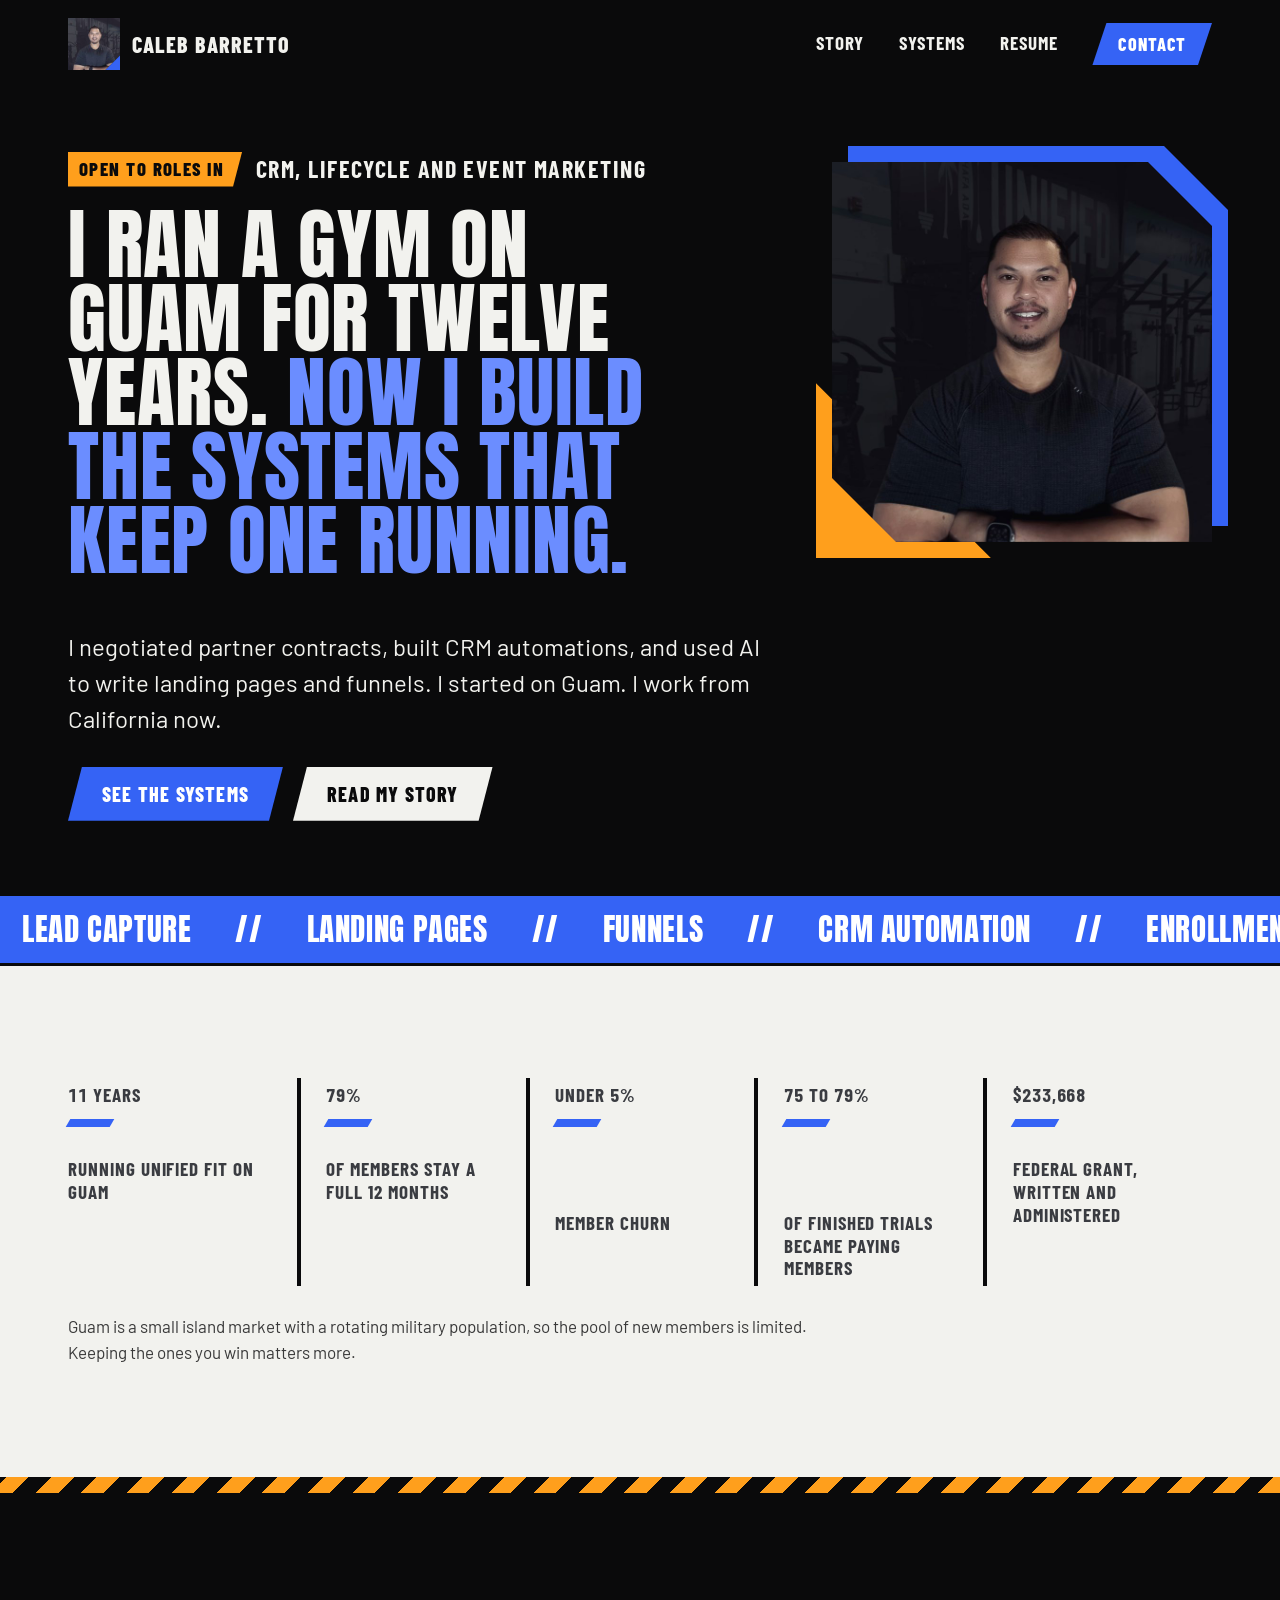
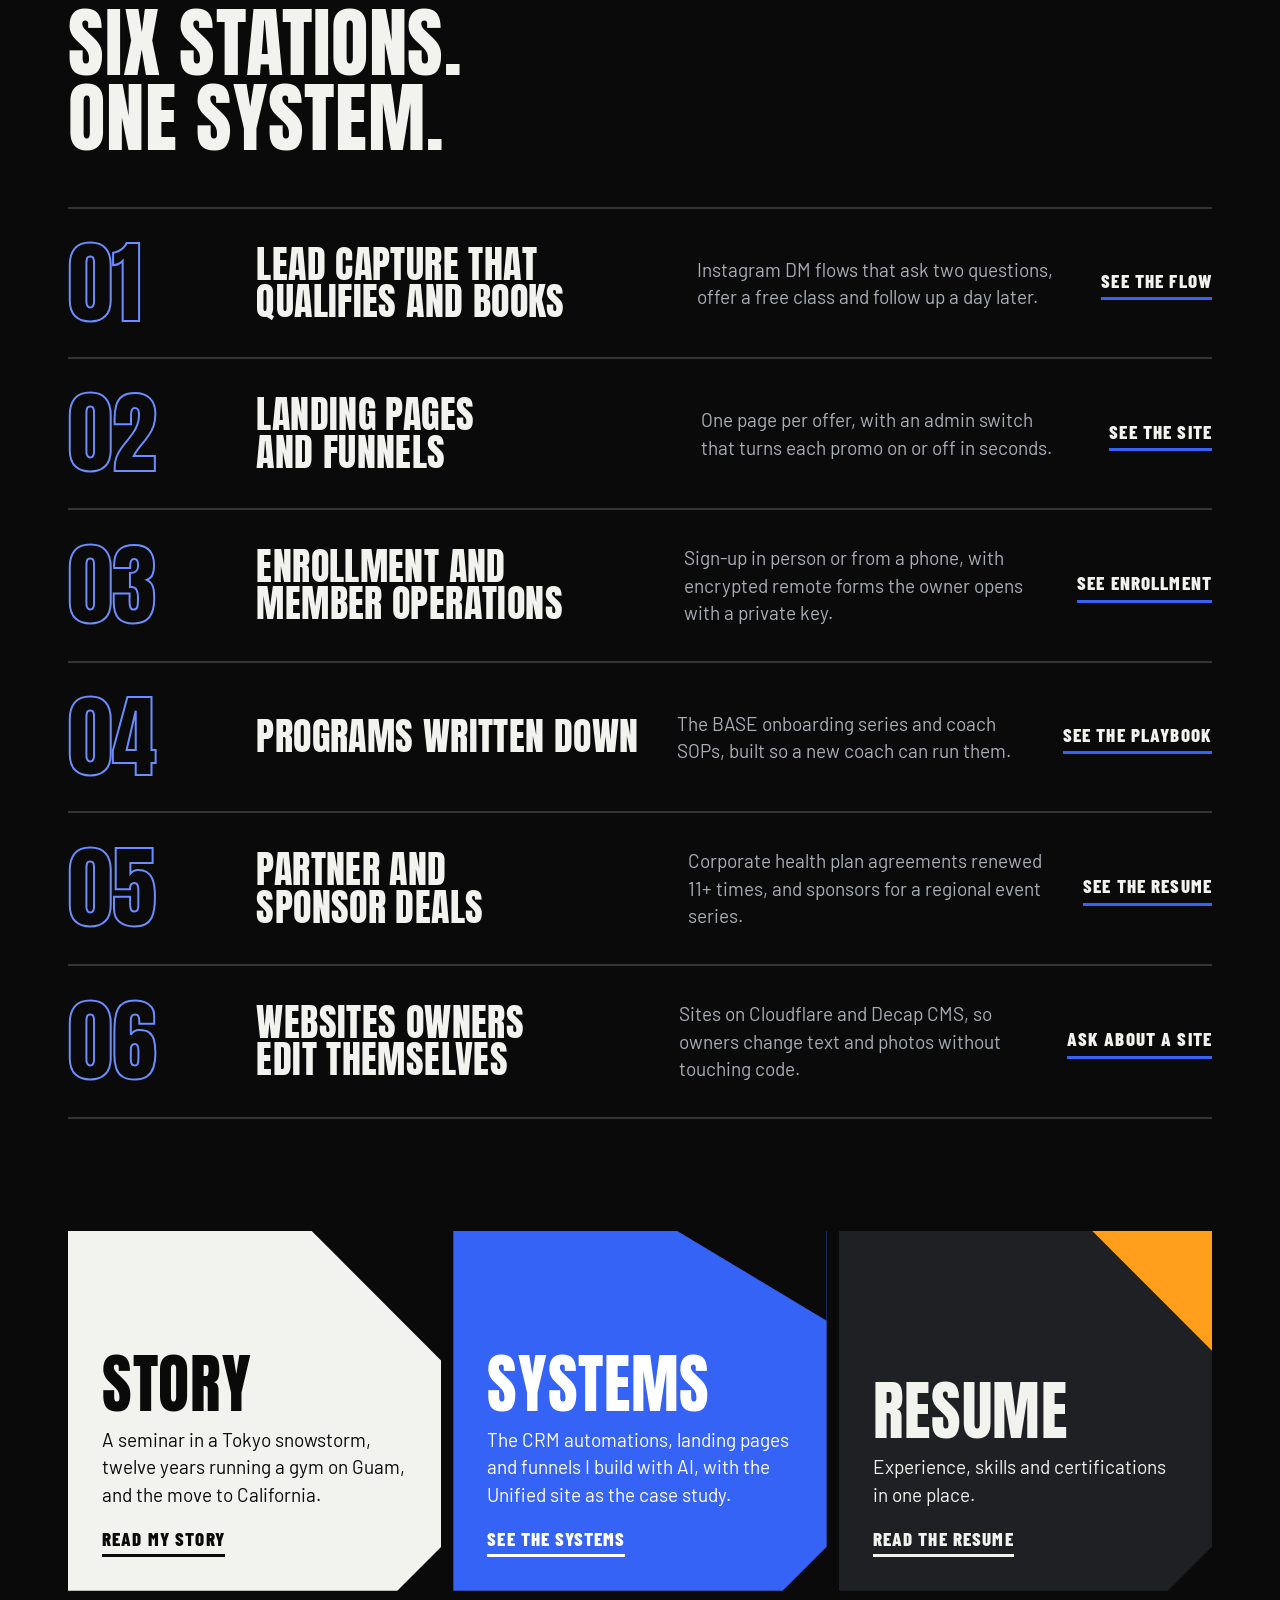
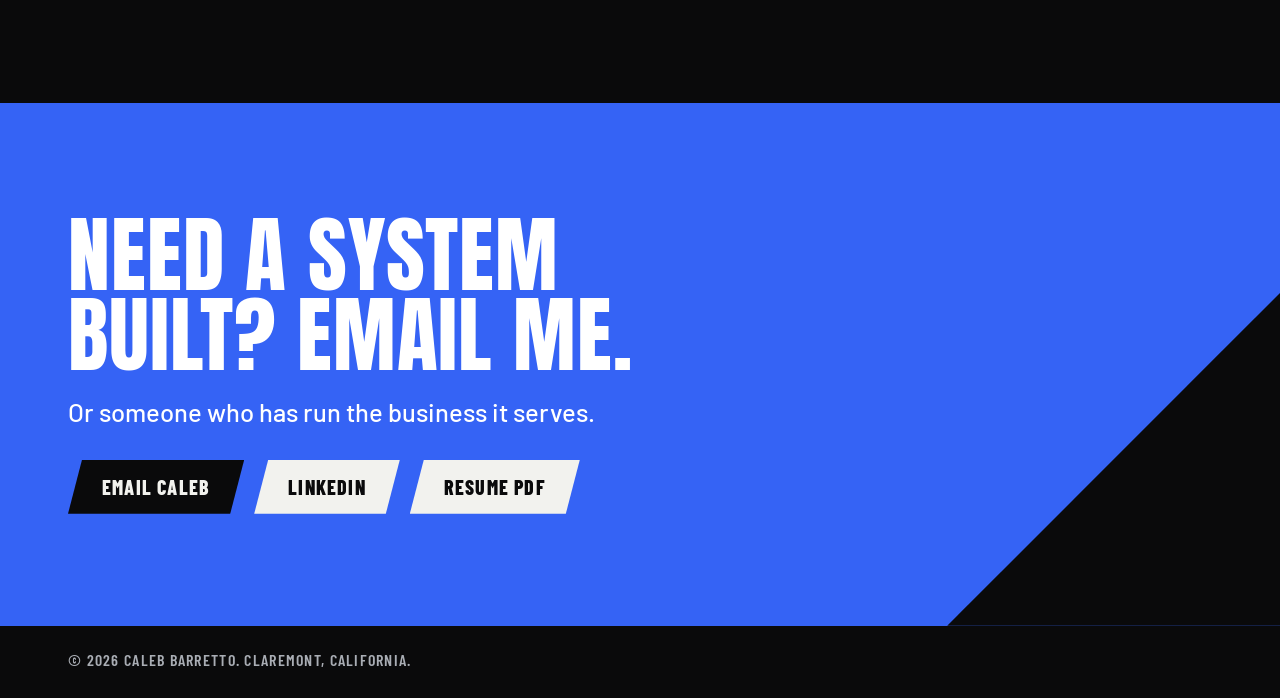
<file: index.html>
<!DOCTYPE html>
<html lang="en">
<head>
<meta charset="utf-8">
<meta name="viewport" content="width=device-width, initial-scale=1">
<title>Caleb Barretto | CRM automation, funnels and AI-built systems</title>
<meta name="description" content="Co-founder and owner of Unified, a strength and conditioning gym in Tamuning, Guam. I build CRM automations, landing pages, funnels and AI-built systems.">
<link rel="preload" href="fonts/anton-latin-400-normal.woff2" as="font" type="font/woff2" crossorigin>
<link rel="icon" href="favicon.svg" type="image/svg+xml">
<link rel="icon" href="favicon-32.png" sizes="32x32" type="image/png">
<link rel="icon" href="favicon.ico" sizes="any">
<link rel="apple-touch-icon" href="apple-touch-icon.png">
<link rel="canonical" href="https://caleb-barretto.com/">
<meta name="theme-color" content="#0A0A0B">
<meta name="author" content="Caleb Barretto">
<meta property="og:site_name" content="Caleb Barretto">
<meta property="og:type" content="profile">
<meta property="og:url" content="https://caleb-barretto.com/">
<meta property="og:title" content="Caleb Barretto: I ran a gym on Guam for twelve years">
<meta property="og:description" content="Co-founder and owner of Unified, a strength and conditioning gym in Tamuning, Guam. I build CRM automations, landing pages, funnels and AI-built systems.">
<meta property="og:image" content="https://caleb-barretto.com/og-image.jpg">
<meta property="og:image:width" content="1200">
<meta property="og:image:height" content="630">
<meta property="og:image:alt" content="Caleb Barretto, co-founder and owner of Unified, with the line: I ran a gym on Guam for twelve years. Now I build the systems that keep one running.">
<meta property="og:locale" content="en_US">
<meta name="twitter:card" content="summary_large_image">
<meta name="twitter:title" content="Caleb Barretto: I ran a gym on Guam for twelve years">
<meta name="twitter:description" content="Co-founder and owner of Unified, a strength and conditioning gym in Tamuning, Guam. I build CRM automations, landing pages, funnels and AI-built systems.">
<meta name="twitter:image" content="https://caleb-barretto.com/og-image.jpg">
<meta property="profile:first_name" content="Caleb">
<meta property="profile:last_name" content="Barretto">
<script type="application/ld+json">{"@context":"https://schema.org","@type":"Person","name":"Caleb Barretto","givenName":"Caleb","familyName":"Barretto","url":"https://caleb-barretto.com/","image":"https://caleb-barretto.com/images/caleb.jpg","jobTitle":"Co-founder and owner, Unified Fit","description":"I ran a gym on Guam for twelve years. Now I build the systems that keep one running: CRM automations, landing pages, funnels and AI-built systems.","homeLocation":{"@type":"Place","address":{"@type":"PostalAddress","addressLocality":"Claremont","addressRegion":"CA","addressCountry":"US"}},"sameAs":["https://www.linkedin.com/in/caleb-barretto","https://www.unifiedfitguam.com/"],"worksFor":{"@type":"Organization","name":"Unified","alternateName":"Unified Fit","slogan":"Become More Capable","url":"https://www.unifiedfitguam.com/","description":"Unified is a strength and conditioning gym in Tamuning, Guam.","address":{"@type":"PostalAddress","streetAddress":"147 E.T. Calvo Memorial Pkwy","addressLocality":"Tamuning","addressCountry":"GU","postalCode":"96913"}}}</script>
<script data-goatcounter="https://caleb-barretto.goatcounter.com/count" async src="//gc.zgo.at/count.js"></script>
<link rel="stylesheet" href="styles.css">
</head>
<body>

<div class="wrap">
  <header class="site">
    <a class="mark" href="index.html" aria-label="Caleb Barretto, home"><span class="mk"><img src="images/caleb-mark.jpg" width="52" height="52" alt=""></span><span>Caleb Barretto</span></a>
    <nav aria-label="Main">
      <a href="story.html">Story</a>
      <a href="systems.html">Systems</a>
      <a href="story.html#resume">Resume</a>
      <a class="btn" href="mailto:caleb@unifiedguam.com" data-goatcounter-click="email-click">Contact</a>
    </nav>
  </header>

  <section class="top">
    <p class="seeking"><span>Open to roles in</span>CRM, lifecycle and event marketing</p>
    <h1>I ran a gym on Guam for twelve years. <span class="r">Now I build the systems that keep one running.</span></h1>
    <div class="top-grid">
      <div>
        <p class="lede">I negotiated partner contracts, built CRM automations, and used AI to write landing pages and funnels. I started on Guam. I work from California now.</p>
        <div class="actions">
          <a class="btn" href="systems.html">See the systems</a>
          <a class="btn alt" href="story.html">Read my story</a>
        </div>
      </div>
    </div>
    <figure class="portrait hero-portrait"><img src="images/caleb.jpg" width="800" height="800" alt="Caleb Barretto at Unified Fit, arms crossed, in front of the gym's wall sign" fetchpriority="high" decoding="async"></figure>
  </section>
</div>

<div class="ticker" aria-hidden="true"><div>
  <span>Lead capture</span><span>//</span><span>Landing pages</span><span>//</span><span>Funnels</span><span>//</span><span>CRM automation</span><span>//</span><span>Enrollment</span><span>//</span><span>Partner deals</span><span>//</span><span>Playbooks</span><span>//</span>
  <span>Lead capture</span><span>//</span><span>Landing pages</span><span>//</span><span>Funnels</span><span>//</span><span>CRM automation</span><span>//</span><span>Enrollment</span><span>//</span><span>Partner deals</span><span>//</span><span>Playbooks</span><span>//</span>
</div></div>

<section class="light sec" aria-label="Results at Unified Fit">
  <div class="wrap">
    <div class="score">
      <div><b>12 years</b><span>running Unified Fit on Guam</span></div>
      <div><b>85%</b><span>of members stay a full 12 months</span></div>
      <div><b>Under 5%</b><span>member churn</span></div>
      <div><b>80 to 85%</b><span>of finished trials became paying members</span></div>
      <div><b>$250,000</b><span>federal grant, written and administered</span></div>
    </div>
    <p class="score-note">Guam is a small island market with a rotating military population, so the pool of new members is limited. Keeping the ones you win matters more.</p>
  </div>
</section>

<div class="hazard" aria-hidden="true"></div>

<section class="sec" id="build">
  <div class="wrap">
    <h2 class="sec-h">Six stations. One system.</h2>
    <ol class="stations">
      <li class="station"><span class="no">01</span><h3>Lead capture that qualifies and books</h3><p>Instagram DM flows that ask two questions, offer a free class and follow up a day later.</p><a href="systems.html#capture">See the flow</a></li>
      <li class="station"><span class="no">02</span><h3>Landing pages and funnels</h3><p>One page per offer, with an admin switch that turns each promo on or off in seconds.</p><a href="systems.html#site">See the site</a></li>
      <li class="station"><span class="no">03</span><h3>Enrollment and member operations</h3><p>Sign-up in person or from a phone, with encrypted remote forms the owner opens with a private key.</p><a href="systems.html#enroll">See enrollment</a></li>
      <li class="station"><span class="no">04</span><h3>Programs written down</h3><p>The BASE onboarding series and coach SOPs, built so a new coach can run them.</p><a href="systems.html#coaching">See the playbook</a></li>
      <li class="station"><span class="no">05</span><h3>Partner and sponsor deals</h3><p>Corporate health plan agreements renewed 11+ times, and sponsors for a regional event series.</p><a href="story.html#resume">See the resume</a></li>
      <li class="station"><span class="no">06</span><h3>Websites owners edit themselves</h3><p>Sites on Cloudflare and Decap CMS, so owners change text and photos without touching code.</p><a href="mailto:caleb@unifiedguam.com" data-goatcounter-click="email-click">Ask about a site</a></li>
    </ol>
  </div>
</section>

<section class="wrap" style="padding-bottom:clamp(56px,9vw,112px)" aria-label="Go deeper">
  <div class="tiles">
    <a class="tile t1" href="story.html"><i aria-hidden="true"></i><h3>Story</h3><p>A seminar in a Tokyo snowstorm, twelve years running a gym on Guam, and the move to California.</p><span class="go">Read my story</span></a>
    <a class="tile t2" href="systems.html"><i aria-hidden="true"></i><h3>Systems</h3><p>The CRM automations, landing pages and funnels I build with AI, with the Unified site as the case study.</p><span class="go">See the systems</span></a>
    <a class="tile t3" href="story.html#resume"><i aria-hidden="true"></i><h3>Resume</h3><p>Experience, skills and certifications in one place.</p><span class="go">Read the resume</span></a>
  </div>
</section>

<section class="contact">
  <span class="q" aria-hidden="true"></span>
  <div class="wrap">
    <div class="contact-copy">
    <h2>Need a system built? Email me.</h2>
    <p class="sub">Or someone who has run the business it serves.</p>
    <div class="actions">
      <a class="btn" href="mailto:caleb@unifiedguam.com" data-goatcounter-click="email-click">Email Caleb</a>
      <a class="btn alt" href="https://www.linkedin.com/in/caleb-barretto" target="_blank" rel="noopener" data-goatcounter-click="linkedin-click">LinkedIn</a>
      <a class="btn alt" href="Caleb-Barretto-Resume.pdf" download data-goatcounter-click="resume-pdf">Resume PDF</a>
    </div>
    </div>
  </div>
</section>

<footer><div class="wrap">© 2026 Caleb Barretto. Claremont, California.</div></footer>

<script>
(function(){
  "use strict";
  if(!("IntersectionObserver" in window)||!window.requestAnimationFrame){return;}
  if(window.matchMedia&&window.matchMedia("(prefers-reduced-motion: reduce)").matches){return;}
  var items=[].slice.call(document.querySelectorAll(".score b"));
  if(!items.length){return;}
  function fmt(n,comma){var s=String(Math.round(n));return comma?s.replace(/\B(?=(\d{3})+(?!\d))/g,","):s;}
  items.forEach(function(b){
    var final=b.textContent,parts=[],re=/\d[\d,]*/g,m,last=0;
    while((m=re.exec(final))){parts.push({pre:final.slice(last,m.index),n:parseFloat(m[0].replace(/,/g,"")),comma:m[0].indexOf(",")>-1});last=m.index+m[0].length;}
    if(!parts.length){return;}
    var tail=final.slice(last);
    var h=b.getBoundingClientRect().height;
    var live=document.createElement("span");live.setAttribute("aria-hidden","true");
    var sr=document.createElement("span");sr.className="sr";sr.textContent=final;
    function draw(t){var s="";parts.forEach(function(p){s+=p.pre+fmt(p.n*t,p.comma);});live.textContent=s+tail;}
    b.textContent="";b.appendChild(sr);b.appendChild(live);
    b.style.minHeight=h+"px";
    draw(0);
    var io=new IntersectionObserver(function(es){
      es.forEach(function(e){
        if(!e.isIntersecting){return;}
        io.disconnect();
        var t0=null,dur=1200;
        function step(ts){
          if(t0===null){t0=ts;}
          var k=Math.min((ts-t0)/dur,1),eased=1-Math.pow(1-k,3);
          draw(eased);
          if(k<1){requestAnimationFrame(step);}else{live.textContent=final;}
        }
        requestAnimationFrame(step);
      });
    },{threshold:0.5});
    io.observe(b);
  });
})();
</script>
</body>
</html>
</file>
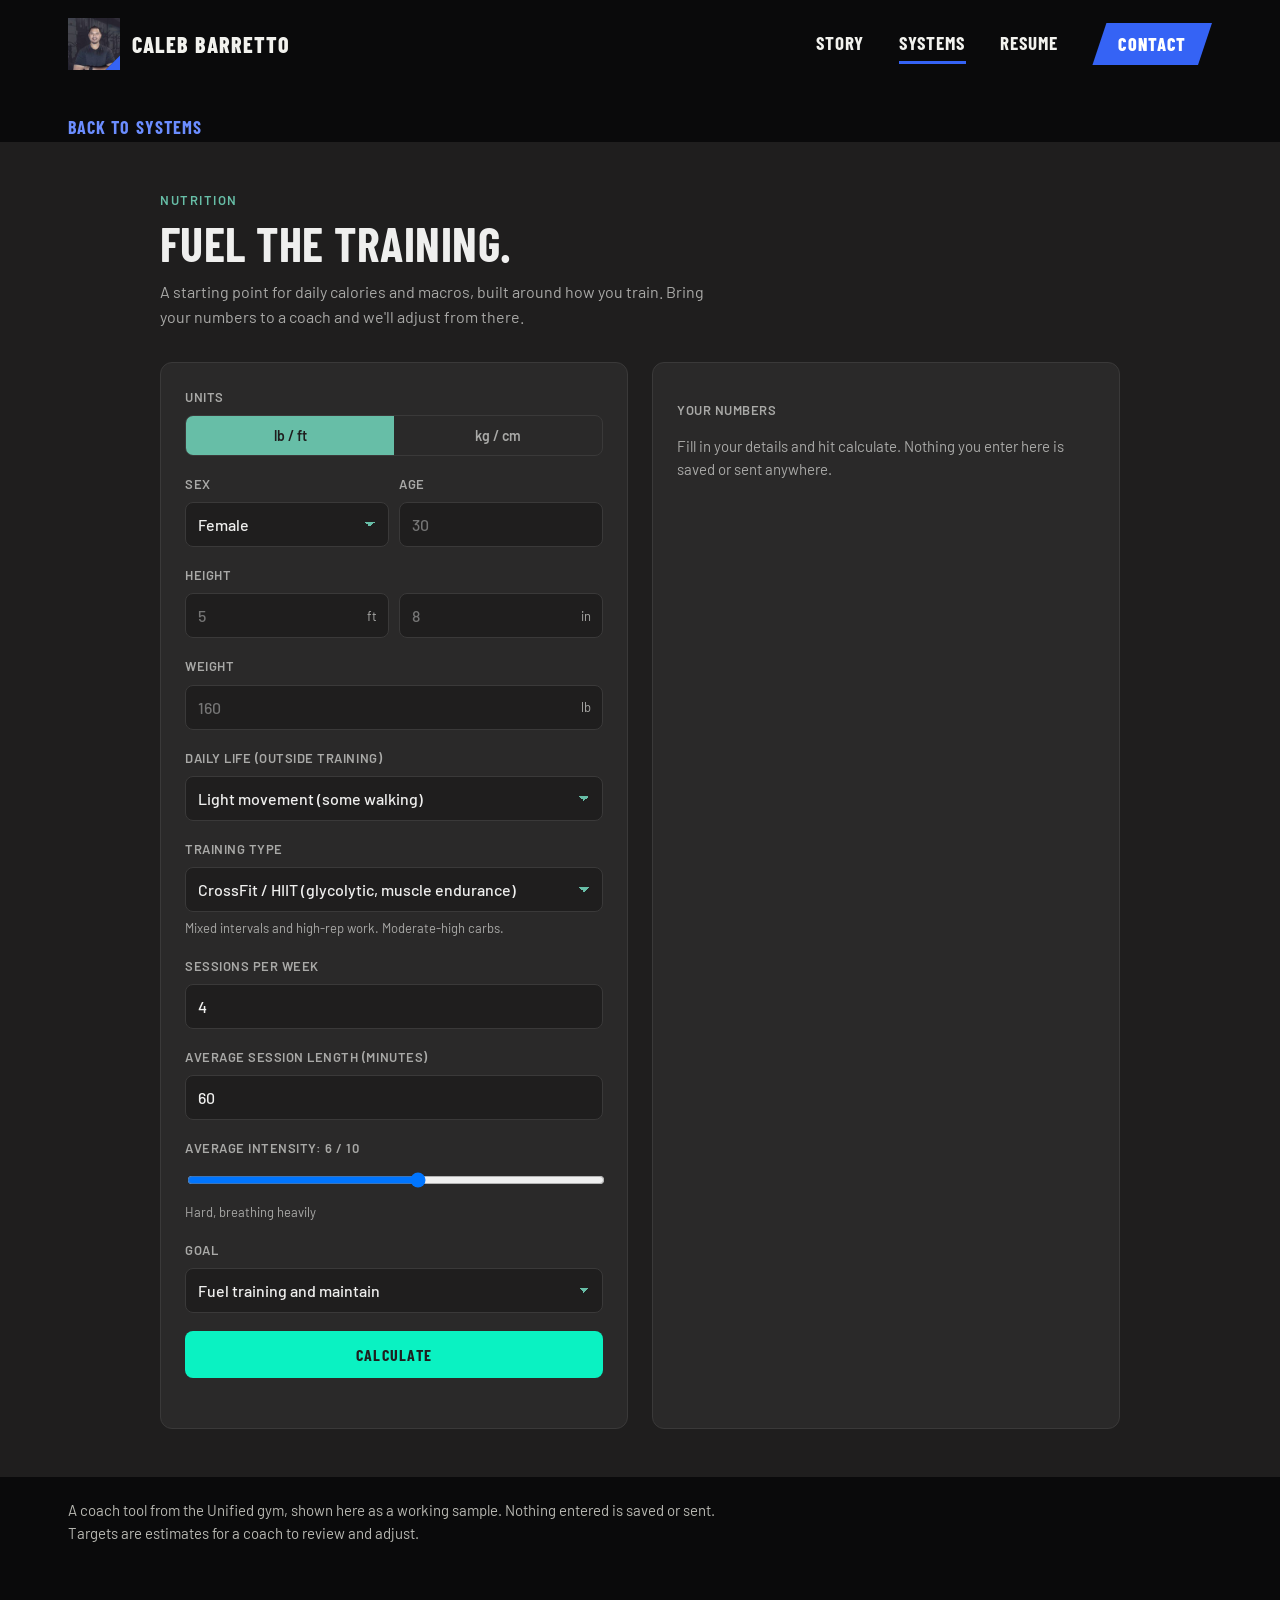
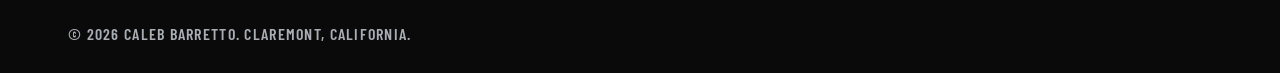
<file: macro-calculator.html>
<!DOCTYPE html>
<html lang="en">
<head>
<meta charset="utf-8">
<meta name="viewport" content="width=device-width, initial-scale=1">
<title>Macro calculator | Caleb Barretto</title>
<meta name="robots" content="noindex, nofollow">
<link rel="preload" href="fonts/anton-latin-400-normal.woff2" as="font" type="font/woff2" crossorigin>
<link rel="icon" href="favicon.svg" type="image/svg+xml">
<link rel="icon" href="favicon-32.png" sizes="32x32" type="image/png">
<link rel="icon" href="favicon.ico" sizes="any">
<link rel="apple-touch-icon" href="apple-touch-icon.png">
<meta name="theme-color" content="#0A0A0B">
<script data-goatcounter="https://caleb-barretto.goatcounter.com/count" async src="//gc.zgo.at/count.js"></script>
<link rel="stylesheet" href="styles.css">
<style>.mc-back{display:inline-block;margin:26px 0 0;font-family:var(--cond);font-weight:700;font-size:18px;letter-spacing:.06em;text-transform:uppercase;color:var(--hot-text);text-decoration:none;}.mc-back:hover{color:var(--chalk);}.mc-note{margin:0;padding:22px 0 56px;font-size:15px;line-height:1.5;color:#B8B8B2;max-width:46em;}</style>
</head>
<body>
<div class="wrap">
  <header class="site">
    <a class="mark" href="index.html" aria-label="Caleb Barretto, home"><span class="mk"><img src="images/caleb-mark.jpg" width="52" height="52" alt=""></span><span>Caleb Barretto</span></a>
    <nav aria-label="Main">
      <a href="story.html">Story</a>
      <a href="systems.html" aria-current="page">Systems</a>
      <a href="story.html#resume">Resume</a>
      <a class="btn" href="mailto:caleb@unifiedguam.com" data-goatcounter-click="email-click">Contact</a>
    </nav>
  </header>
  <a class="mc-back" href="systems.html#coach-tools">Back to Systems</a>
</div>
<main>
<section class="ufmc" id="macro-calculator" aria-labelledby="ufmc-title">
<style>
  .ufmc {
    --ufmc-black: #1F1E1E;
    --ufmc-panel: #2A2929;
    --ufmc-line: #3A3939;
    --ufmc-white: #EFEFEE;
    --ufmc-muted: #A9A9A7;
    --ufmc-mint: #67BEA7;
    --ufmc-cta: #0AF2C2;
    font-family: 'Barlow', system-ui, sans-serif;
    color: var(--ufmc-white);
    background: var(--ufmc-black);
    padding: 48px 16px;
    box-sizing: border-box;
  }
  .ufmc *, .ufmc *::before, .ufmc *::after { box-sizing: border-box; }
  .ufmc-wrap { max-width: 960px; margin: 0 auto; }
  .ufmc-eyebrow { color: var(--ufmc-mint); font-size: 13px; font-weight: 600; letter-spacing: .12em; text-transform: uppercase; margin: 0 0 8px; }
  .ufmc h2 { font-family: 'Barlow Condensed', sans-serif; font-weight: 700; font-size: clamp(32px, 6vw, 48px); line-height: 1.05; text-transform: uppercase; margin: 0 0 12px; }
  .ufmc-lede { color: var(--ufmc-muted); font-size: 16px; line-height: 1.55; max-width: 560px; margin: 0 0 32px; }
  .ufmc-grid { display: grid; grid-template-columns: 1fr 1fr; gap: 24px; }
  @media (max-width: 760px) { .ufmc-grid { grid-template-columns: 1fr; } }
  .ufmc-card { background: var(--ufmc-panel); border: 1px solid var(--ufmc-line); border-radius: 12px; padding: 24px; }
  .ufmc-field { margin-bottom: 18px; }
  .ufmc-label { display: block; font-size: 13px; font-weight: 600; letter-spacing: .04em; text-transform: uppercase; color: var(--ufmc-muted); margin-bottom: 8px; }
  .ufmc-row { display: flex; gap: 10px; }
  .ufmc-row > * { flex: 1; min-width: 0; }
  .ufmc input[type=number], .ufmc select {
    width: 100%; background: var(--ufmc-black); color: var(--ufmc-white);
    border: 1px solid var(--ufmc-line); border-radius: 8px; padding: 12px;
    font: 500 16px 'Barlow', sans-serif; appearance: none; -webkit-appearance: none;
  }
  .ufmc select { background-image: linear-gradient(45deg, transparent 50%, var(--ufmc-mint) 50%), linear-gradient(135deg, var(--ufmc-mint) 50%, transparent 50%); background-position: calc(100% - 18px) 50%, calc(100% - 13px) 50%; background-size: 5px 5px; background-repeat: no-repeat; padding-right: 32px; }
  .ufmc input:focus, .ufmc select:focus { outline: 2px solid var(--ufmc-mint); outline-offset: 1px; }
  .ufmc-unit { position: relative; }
  .ufmc-unit span { position: absolute; right: 12px; top: 50%; transform: translateY(-50%); color: var(--ufmc-muted); font-size: 13px; pointer-events: none; }
  .ufmc-unit input { padding-right: 40px; }
  .ufmc-seg { display: flex; border: 1px solid var(--ufmc-line); border-radius: 8px; overflow: hidden; }
  .ufmc-seg button { flex: 1; background: transparent; color: var(--ufmc-muted); border: 0; padding: 11px 8px; font: 600 14px 'Barlow', sans-serif; cursor: pointer; }
  .ufmc-seg button[aria-pressed=true] { background: var(--ufmc-mint); color: var(--ufmc-black); }
  .ufmc-btn { width: 100%; background: var(--ufmc-cta); color: var(--ufmc-black); border: 0; border-radius: 8px; padding: 14px; font: 700 16px 'Barlow Condensed', sans-serif; letter-spacing: .08em; text-transform: uppercase; cursor: pointer; }
  .ufmc-btn:hover { filter: brightness(1.05); }
  .ufmc-error { color: #F2A60A; font-size: 14px; margin: 12px 0 0; min-height: 1em; }
  .ufmc-empty { color: var(--ufmc-muted); font-size: 15px; line-height: 1.55; }
  .ufmc-kcal { font-family: 'Barlow Condensed', sans-serif; font-weight: 700; font-size: 56px; line-height: 1; margin: 4px 0 4px; }
  .ufmc-kcal small { font-size: 18px; color: var(--ufmc-muted); font-weight: 600; margin-left: 6px; }
  .ufmc-sub { color: var(--ufmc-muted); font-size: 14px; margin: 0 0 24px; }
  .ufmc-macro { margin-bottom: 16px; }
  .ufmc-macro-head { display: flex; justify-content: space-between; align-items: baseline; margin-bottom: 6px; }
  .ufmc-macro-name { font-weight: 600; font-size: 15px; }
  .ufmc-macro-val { font-family: 'Barlow Condensed', sans-serif; font-weight: 700; font-size: 22px; }
  .ufmc-macro-val span { font-family: 'Barlow', sans-serif; font-weight: 500; font-size: 13px; color: var(--ufmc-muted); margin-left: 6px; }
  .ufmc-bar { height: 8px; background: var(--ufmc-black); border-radius: 4px; overflow: hidden; }
  .ufmc-bar i { display: block; height: 100%; border-radius: 4px; transition: width .4s ease; }
  .ufmc-note { border-top: 1px solid var(--ufmc-line); margin-top: 20px; padding-top: 16px; color: var(--ufmc-muted); font-size: 13px; line-height: 1.55; }
  .ufmc-note strong { color: var(--ufmc-white); font-weight: 600; }
  .ufmc [hidden] { display: none !important; }
</style>

<div class="ufmc-wrap">
  <p class="ufmc-eyebrow">Nutrition</p>
  <h2 id="ufmc-title">Fuel the training.</h2>
  <p class="ufmc-lede">A starting point for daily calories and macros, built around how you train. Bring your numbers to a coach and we'll adjust from there.</p>

  <div class="ufmc-grid">
    <form class="ufmc-card" id="ufmc-form" novalidate>
      <div class="ufmc-field">
        <span class="ufmc-label">Units</span>
        <div class="ufmc-seg" role="group" aria-label="Units">
          <button type="button" data-units="imperial" aria-pressed="true">lb / ft</button>
          <button type="button" data-units="metric" aria-pressed="false">kg / cm</button>
        </div>
      </div>

      <div class="ufmc-field ufmc-row">
        <div>
          <label class="ufmc-label" for="ufmc-sex">Sex</label>
          <select id="ufmc-sex">
            <option value="female">Female</option>
            <option value="male">Male</option>
          </select>
        </div>
        <div>
          <label class="ufmc-label" for="ufmc-age">Age</label>
          <input type="number" id="ufmc-age" inputmode="numeric" min="16" max="90" placeholder="30">
        </div>
      </div>

      <div class="ufmc-field">
        <span class="ufmc-label">Height</span>
        <div class="ufmc-row" data-show="imperial">
          <div class="ufmc-unit"><input type="number" id="ufmc-ft" inputmode="numeric" min="4" max="7" placeholder="5" aria-label="Feet"><span>ft</span></div>
          <div class="ufmc-unit"><input type="number" id="ufmc-in" inputmode="numeric" min="0" max="11" placeholder="8" aria-label="Inches"><span>in</span></div>
        </div>
        <div class="ufmc-unit" data-show="metric" hidden><input type="number" id="ufmc-cm" inputmode="numeric" min="120" max="230" placeholder="173" aria-label="Centimeters"><span>cm</span></div>
      </div>

      <div class="ufmc-field">
        <label class="ufmc-label" for="ufmc-weight">Weight</label>
        <div class="ufmc-unit"><input type="number" id="ufmc-weight" inputmode="decimal" placeholder="160"><span id="ufmc-wunit">lb</span></div>
      </div>

      <div class="ufmc-field">
        <label class="ufmc-label" for="ufmc-activity">Daily life (outside training)</label>
        <select id="ufmc-activity"></select>
      </div>

      <div class="ufmc-field">
        <label class="ufmc-label" for="ufmc-type">Training type</label>
        <select id="ufmc-type"></select>
        <p class="ufmc-sub" id="ufmc-typenote" style="margin:6px 0 0;font-size:13px;"></p>
      </div>

      <div data-train>
        <div class="ufmc-field">
          <label class="ufmc-label" for="ufmc-sessions">Sessions per week</label>
          <input type="number" id="ufmc-sessions" inputmode="numeric" min="1" max="14" placeholder="4" value="4">
        </div>
        <div class="ufmc-field">
          <label class="ufmc-label" for="ufmc-minutes">Average session length (minutes)</label>
          <input type="number" id="ufmc-minutes" inputmode="numeric" min="15" max="360" placeholder="60" value="60">
        </div>
        <div class="ufmc-field">
          <label class="ufmc-label" for="ufmc-intensity">Average intensity: <b id="ufmc-intval">6</b> / 10</label>
          <input type="range" id="ufmc-intensity" min="1" max="10" step="1" value="6" style="width:100%;">
          <p class="ufmc-sub" id="ufmc-intnote" style="margin:6px 0 0;font-size:13px;"></p>
        </div>
      </div>

      <div class="ufmc-field">
        <label class="ufmc-label" for="ufmc-goal">Goal</label>
        <select id="ufmc-goal"></select>
      </div>

      <button type="submit" class="ufmc-btn">Calculate</button>
      <p class="ufmc-error" id="ufmc-error" role="alert"></p>
    </form>

    <div class="ufmc-card" aria-live="polite">
      <div id="ufmc-empty" class="ufmc-empty">
        <p class="ufmc-label">Your numbers</p>
        <p>Fill in your details and hit calculate. Nothing you enter here is saved or sent anywhere.</p>
      </div>

      <div id="ufmc-result" hidden>
        <p class="ufmc-label">Daily target</p>
        <p class="ufmc-kcal"><span id="ufmc-kcal">0</span><small>kcal</small></p>
        <p class="ufmc-sub" id="ufmc-goalnote"></p>

        <div class="ufmc-macro">
          <div class="ufmc-macro-head"><span class="ufmc-macro-name">Protein</span><span class="ufmc-macro-val"><b id="ufmc-p">0</b>g<span id="ufmc-ppct"></span></span></div>
          <div class="ufmc-bar"><i id="ufmc-pbar" style="background:#0AF2C2;width:0"></i></div>
        </div>
        <div class="ufmc-macro">
          <div class="ufmc-macro-head"><span class="ufmc-macro-name">Carbs</span><span class="ufmc-macro-val"><b id="ufmc-c">0</b>g<span id="ufmc-cpct"></span></span></div>
          <div class="ufmc-bar"><i id="ufmc-cbar" style="background:#67BEA7;width:0"></i></div>
        </div>
        <div class="ufmc-macro">
          <div class="ufmc-macro-head"><span class="ufmc-macro-name">Fat</span><span class="ufmc-macro-val"><b id="ufmc-f">0</b>g<span id="ufmc-fpct"></span></span></div>
          <div class="ufmc-bar"><i id="ufmc-fbar" style="background:#EFEFEE;width:0"></i></div>
        </div>

        <div class="ufmc-note">
          <p><strong>This is a starting point.</strong> Estimates like this are off for plenty of people. Track for two to three weeks, watch how training feels, and adjust with a coach.</p>
          <p>Not medical advice. If you're pregnant, managing a health condition, or have a history with restrictive eating, talk to your doctor or a registered dietitian first.</p>
        </div>
      </div>
    </div>
  </div>
</div>

<script>
(function () {
  /* =========================================================
     COACH REVIEW: every number in CONFIG is a placeholder
     based on common sports-nutrition ranges. Unified coaching
     staff (ideally with a registered dietitian) should confirm
     or change these before the page goes live.
     ========================================================= */
  var CONFIG = {
    // Daily-life multiplier applied to BMR (training is added separately below)
    activity: [
      { label: 'Mostly seated (desk job)', value: 1.2 },
      { label: 'Light movement (some walking)', value: 1.3 },
      { label: 'On your feet most of the day', value: 1.4 },
      { label: 'Physical job (labor, hospitality, coaching)', value: 1.5 }
    ],
    // Training types. met = [MET at intensity 1, MET at intensity 10], interpolated.
    // MET ranges are placeholders based on the Compendium of Physical Activities.
    // proteinPerKg and fatPct set the macro split for that type.
    types: {
      none:      { label: 'No structured training', note: '' },
      endurance: { label: 'Endurance (marathon, triathlon, long-distance)', met: [5, 14], proteinPerKg: 1.6, fatPct: 0.22,
                   note: 'Aerobic base work. Higher carbs to fuel long sessions.' },
      glycolytic:{ label: 'CrossFit / HIIT (glycolytic, muscle endurance)', met: [4.5, 12], proteinPerKg: 1.8, fatPct: 0.25,
                   note: 'Mixed intervals and high-rep work. Moderate-high carbs.' },
      strength:  { label: 'Bodybuilding / strength', met: [3, 6], proteinPerKg: 2.0, fatPct: 0.25,
                   note: 'Lower energy cost per session. Higher protein.' }
    },
    intensityNotes: ['', 'Very easy, can chat comfortably', 'Easy', 'Easy to moderate', 'Moderate', 'Steady effort, can speak in short sentences', 'Hard, breathing heavily', 'Very hard', 'Near max for long stretches', 'Max effort in intervals', 'All-out the whole session'],
    trainingBurnFactor: 0.85, // conservative: MET tables tend to overestimate
    goals: {
      fuel:   { label: 'Fuel training and maintain', adjust: 0.00, note: 'Built to support training at your current weight.' },
      build:  { label: 'Build strength and muscle',  adjust: 0.10, note: 'A small surplus to support strength gains.' },
      reduce: { label: 'Reduce weight gradually',    adjust: -0.15, note: 'A moderate deficit. Slow and steady keeps training quality high.' }
    },
    proteinPerKg: 1.8,      // ~0.8 g per lb bodyweight
    fatPct: 0.25,           // share of calories from fat
    fatMinPerKg: 0.6,       // fat never drops below this
    calorieFloor: { female: 1400, male: 1700 } // targets never go below this or BMR, whichever is higher
  };

  var root = document.getElementById('macro-calculator');
  if (!root) return;
  var $ = function (id) { return root.querySelector('#' + id); };
  var units = 'imperial';

  // populate selects
  CONFIG.activity.forEach(function (a, i) {
    var o = document.createElement('option'); o.value = a.value; o.textContent = a.label;
    if (i === 1) o.selected = true; $('ufmc-activity').appendChild(o);
  });
  Object.keys(CONFIG.types).forEach(function (k) {
    var o = document.createElement('option'); o.value = k; o.textContent = CONFIG.types[k].label;
    if (k === 'glycolytic') o.selected = true; $('ufmc-type').appendChild(o);
  });
  function syncTrain() {
    var t = $('ufmc-type').value;
    $('ufmc-typenote').textContent = CONFIG.types[t].note;
    root.querySelector('[data-train]').hidden = (t === 'none');
    var v = parseInt($('ufmc-intensity').value, 10);
    $('ufmc-intval').textContent = v;
    $('ufmc-intnote').textContent = CONFIG.intensityNotes[v];
  }
  $('ufmc-type').addEventListener('change', syncTrain);
  $('ufmc-intensity').addEventListener('input', syncTrain);
  syncTrain();
  Object.keys(CONFIG.goals).forEach(function (k) {
    var o = document.createElement('option'); o.value = k; o.textContent = CONFIG.goals[k].label;
    $('ufmc-goal').appendChild(o);
  });

  // unit toggle
  root.querySelectorAll('[data-units]').forEach(function (btn) {
    btn.addEventListener('click', function () {
      units = btn.getAttribute('data-units');
      root.querySelectorAll('[data-units]').forEach(function (b) { b.setAttribute('aria-pressed', b === btn); });
      root.querySelectorAll('[data-show]').forEach(function (el) { el.hidden = el.getAttribute('data-show') !== units; });
      $('ufmc-wunit').textContent = units === 'imperial' ? 'lb' : 'kg';
      $('ufmc-weight').placeholder = units === 'imperial' ? '160' : '73';
    });
  });

  function num(id) { var v = parseFloat($(id).value); return isNaN(v) ? null : v; }

  function calculate(input) {
    var bmr = 10 * input.kg + 6.25 * input.cm - 5 * input.age + (input.sex === 'male' ? 5 : -161);
    var type = CONFIG.types[input.type], trainDaily = 0;
    if (type.met) {
      var met = type.met[0] + (type.met[1] - type.met[0]) * (input.intensity - 1) / 9;
      var perSession = (met - 1) * input.kg * (input.minutes / 60) * CONFIG.trainingBurnFactor; // net of resting
      trainDaily = perSession * input.sessions / 7;
    }
    var tdee = bmr * input.activity + trainDaily;
    var goal = CONFIG.goals[input.goal];
    var floor = Math.max(bmr, CONFIG.calorieFloor[input.sex]);
    var kcal = Math.max(tdee * (1 + goal.adjust), floor);
    kcal = Math.round(kcal / 10) * 10;

    var ppk = type.proteinPerKg || CONFIG.proteinPerKg, fpct = type.fatPct || CONFIG.fatPct;
    var protein = Math.round(input.kg * ppk);
    var fat = Math.round(Math.max((kcal * fpct) / 9, input.kg * CONFIG.fatMinPerKg));
    var carbs = Math.max(0, Math.round((kcal - protein * 4 - fat * 9) / 4));
    return { kcal: kcal, protein: protein, fat: fat, carbs: carbs, note: goal.note + (type.note ? ' ' + type.note : ''), training: Math.round(trainDaily / 10) * 10 };
  }

  function show(r) {
    var pk = r.protein * 4, ck = r.carbs * 4, fk = r.fat * 9, total = pk + ck + fk;
    $('ufmc-kcal').textContent = r.kcal.toLocaleString();
    $('ufmc-goalnote').textContent = r.note;
    [['p', r.protein, pk], ['c', r.carbs, ck], ['f', r.fat, fk]].forEach(function (m) {
      var pct = Math.round((m[2] / total) * 100);
      $('ufmc-' + m[0]).textContent = m[1];
      $('ufmc-' + m[0] + 'pct').textContent = pct + '%';
      $('ufmc-' + m[0] + 'bar').style.width = pct + '%';
    });
    $('ufmc-empty').hidden = true;
    $('ufmc-result').hidden = false;
    if (window.innerWidth <= 760) {
      $('ufmc-result').scrollIntoView({ behavior: 'smooth', block: 'start' });
    }
  }

  $('ufmc-form').addEventListener('submit', function (e) {
    e.preventDefault();
    var err = $('ufmc-error'); err.textContent = '';
    var age = num('ufmc-age'), w = num('ufmc-weight'), cm;
    if (units === 'imperial') {
      var ft = num('ufmc-ft'), inch = num('ufmc-in') || 0;
      cm = ft ? (ft * 12 + inch) * 2.54 : null;
    } else { cm = num('ufmc-cm'); }
    var kg = w ? (units === 'imperial' ? w * 0.453592 : w) : null;

    if (!age || age < 16 || age > 90) { err.textContent = 'Enter an age between 16 and 90.'; return; }
    if (!cm || cm < 120 || cm > 230) { err.textContent = 'Check your height.'; return; }
    if (!kg || kg < 35 || kg > 250) { err.textContent = 'Check your weight.'; return; }

    var typ = $('ufmc-type').value, sess = num('ufmc-sessions'), mins = num('ufmc-minutes');
    if (typ !== 'none') {
      if (!sess || sess < 1 || sess > 14) { err.textContent = 'Enter 1 to 14 sessions per week.'; return; }
      if (!mins || mins < 15 || mins > 360) { err.textContent = 'Enter a session length between 15 and 360 minutes.'; return; }
    }
    show(calculate({
      type: typ, sessions: sess, minutes: mins, intensity: parseInt($('ufmc-intensity').value, 10),
      sex: $('ufmc-sex').value, age: age, cm: cm, kg: kg,
      activity: parseFloat($('ufmc-activity').value), goal: $('ufmc-goal').value
    }));
  });
})();
</script>
</section>
</main>
<div class="wrap"><p class="mc-note">A coach tool from the Unified gym, shown here as a working sample. Nothing entered is saved or sent. Targets are estimates for a coach to review and adjust.</p></div>
<footer><div class="wrap">© 2026 Caleb Barretto. Claremont, California.</div></footer>
</body>
</html>
</file>
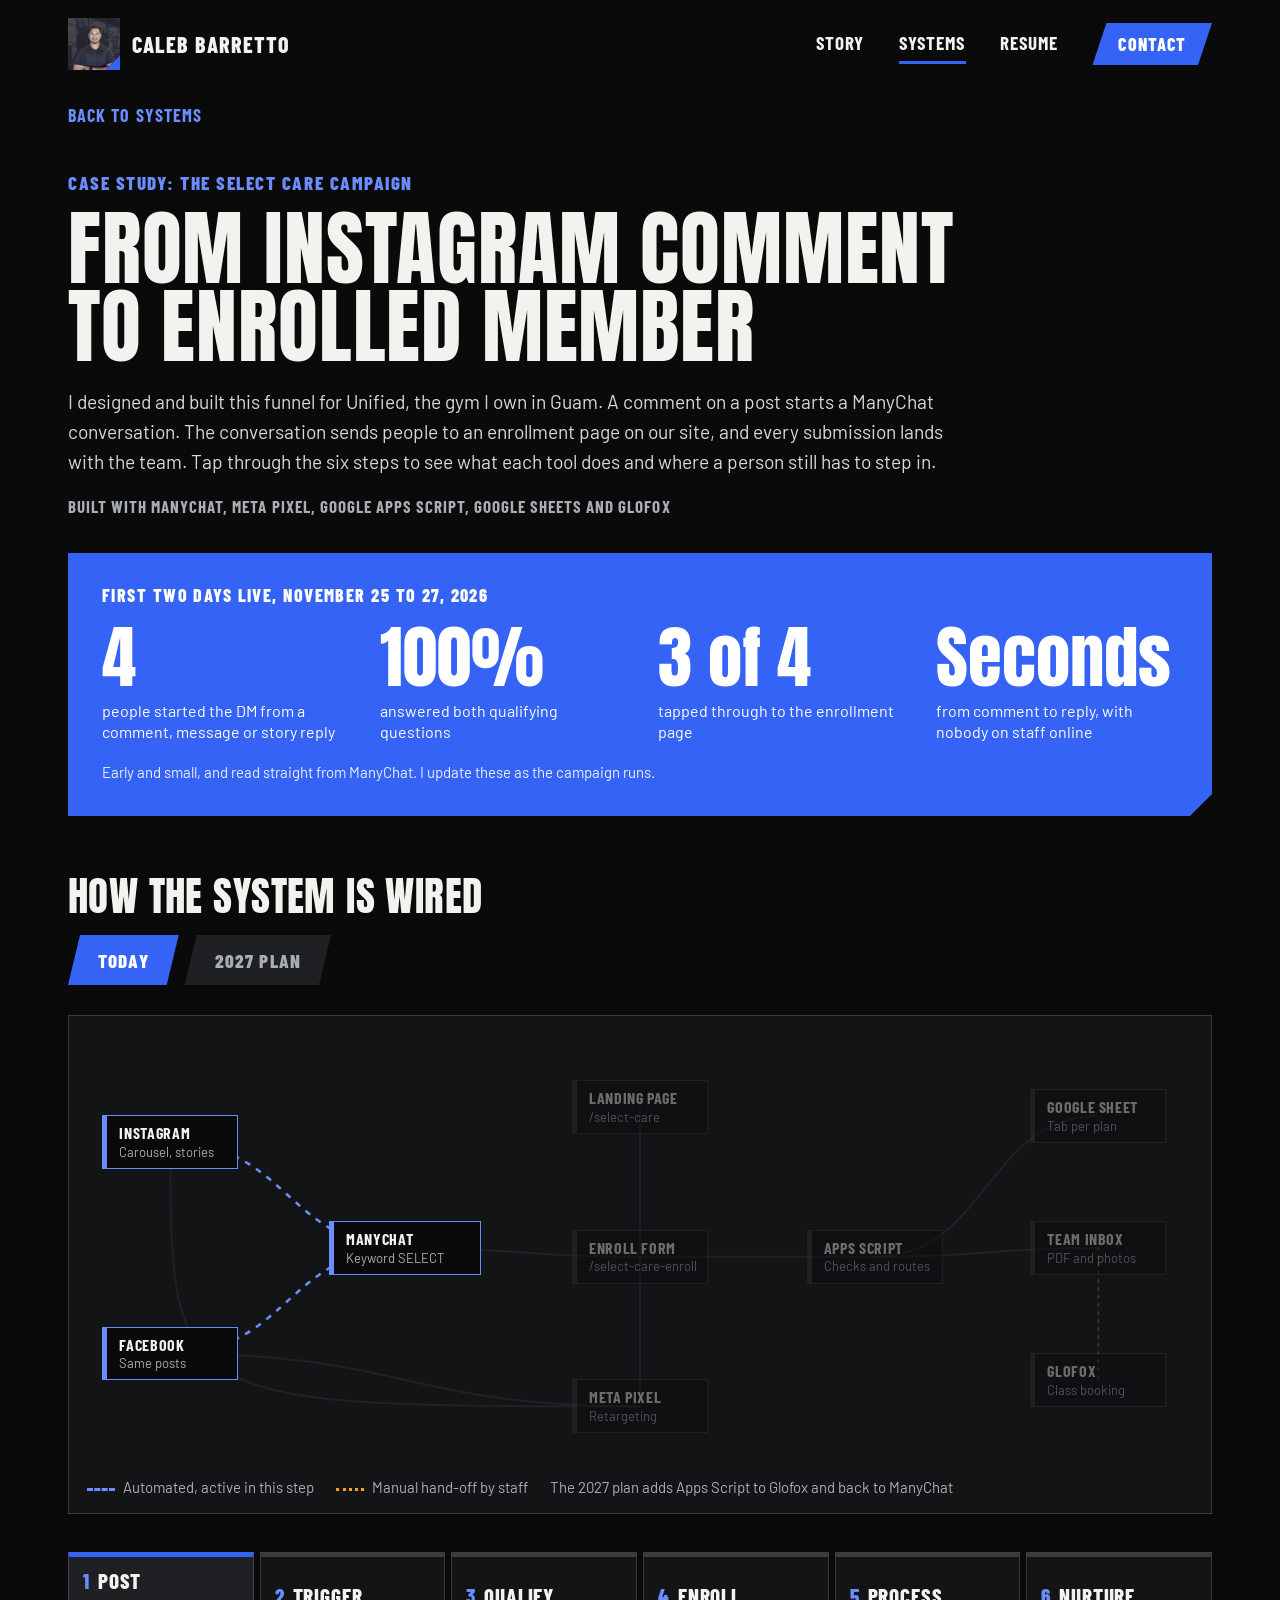
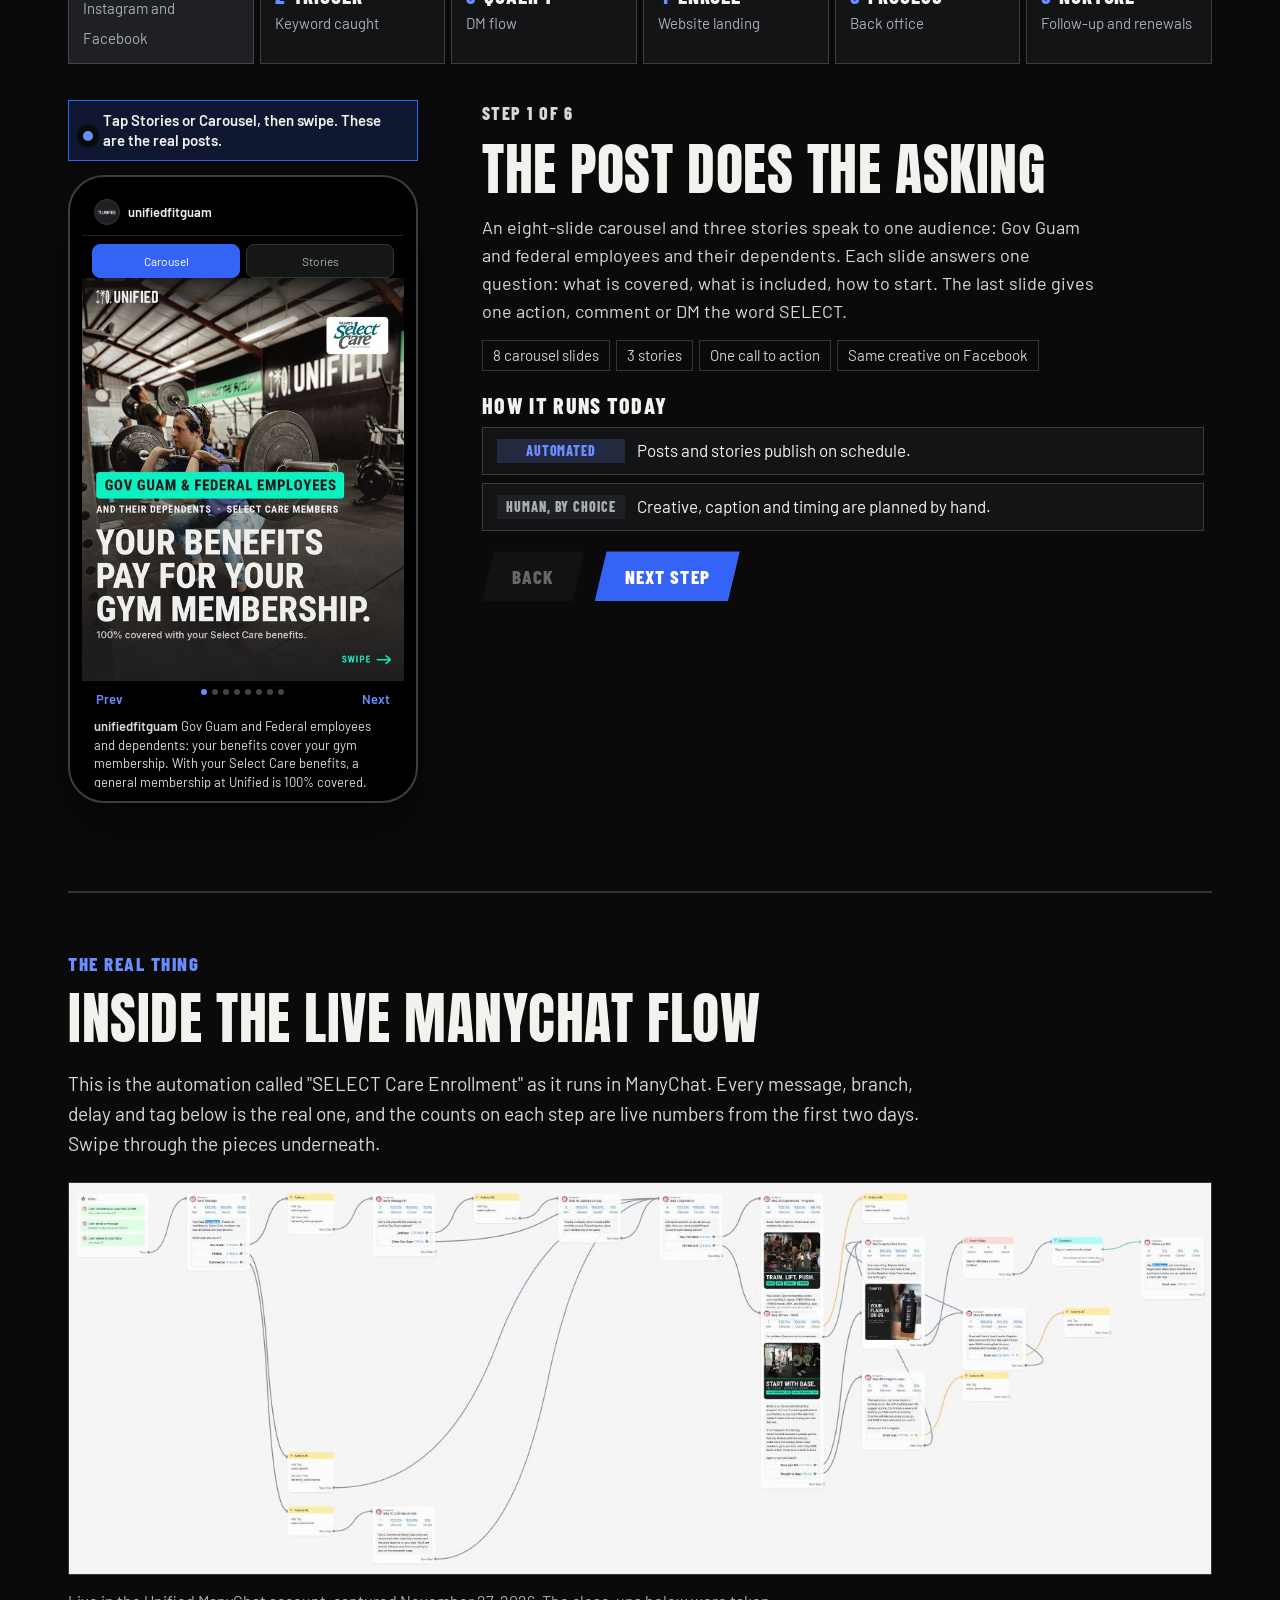
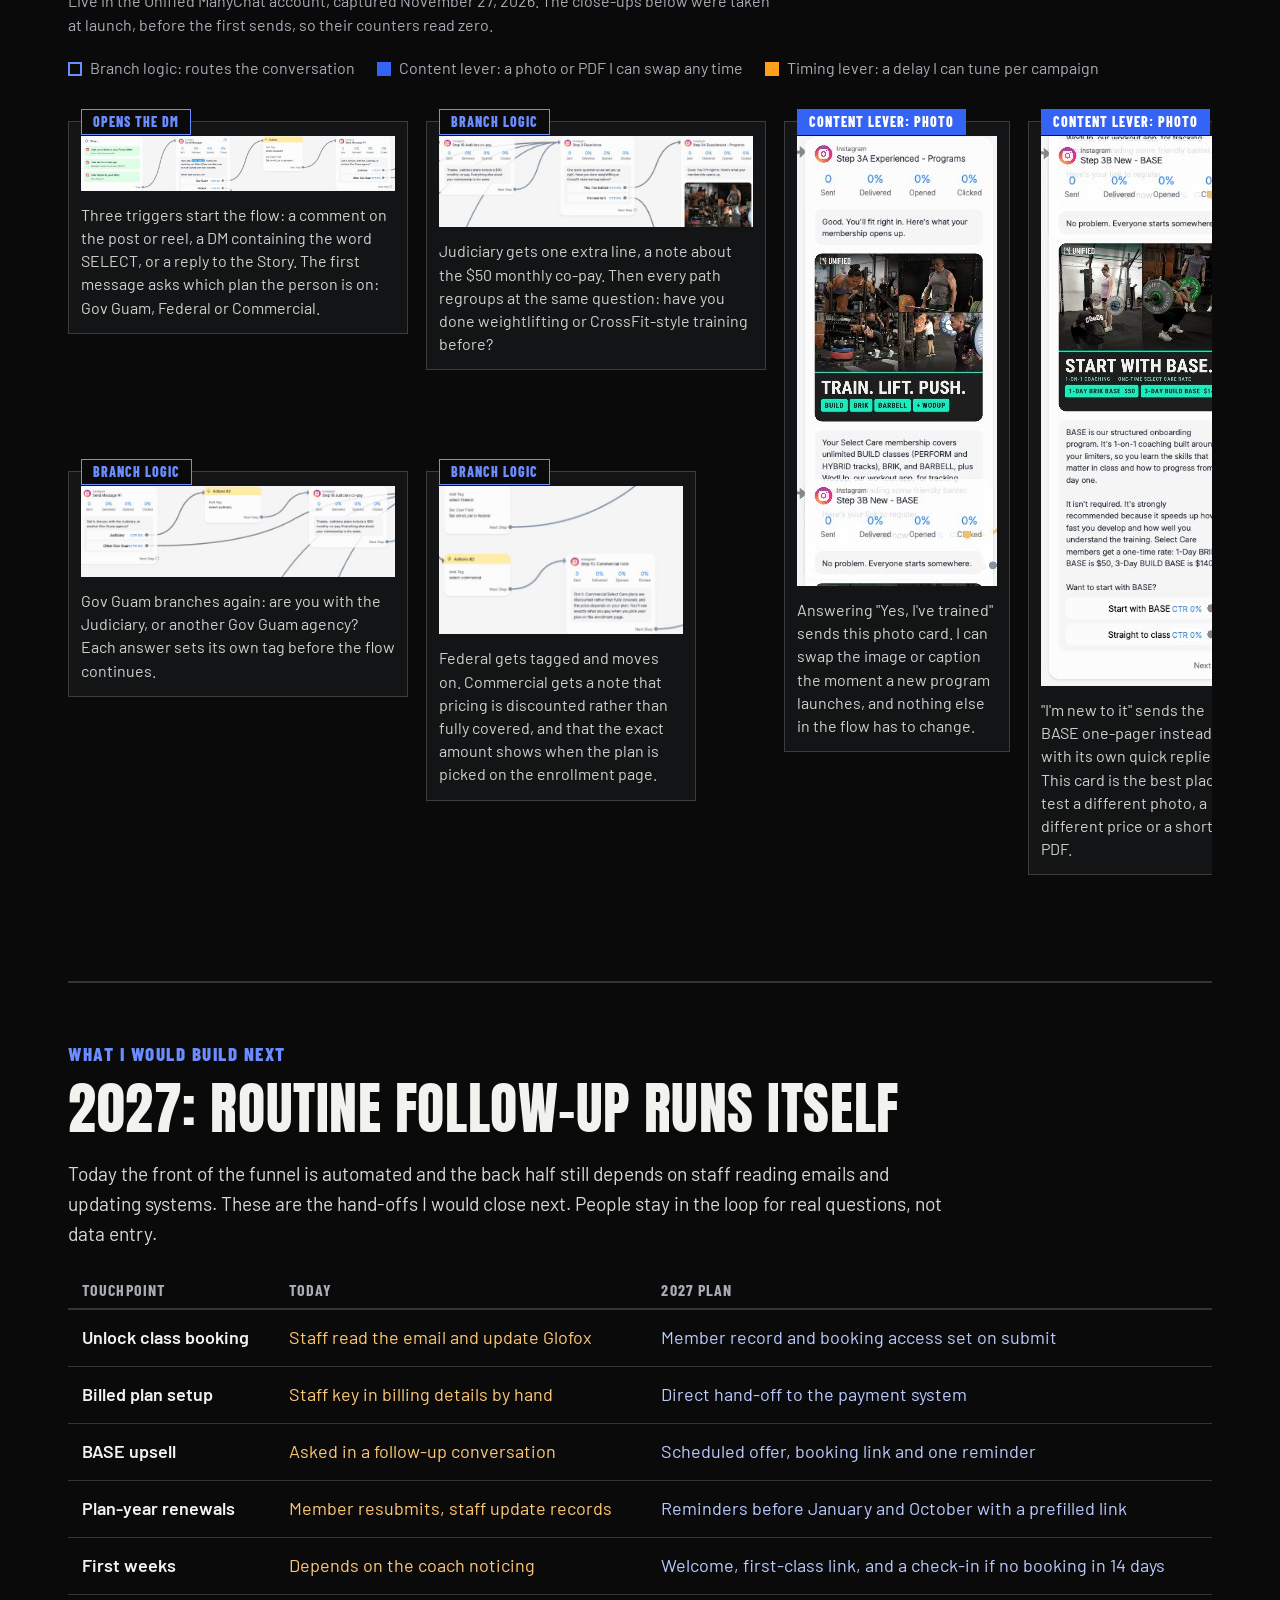
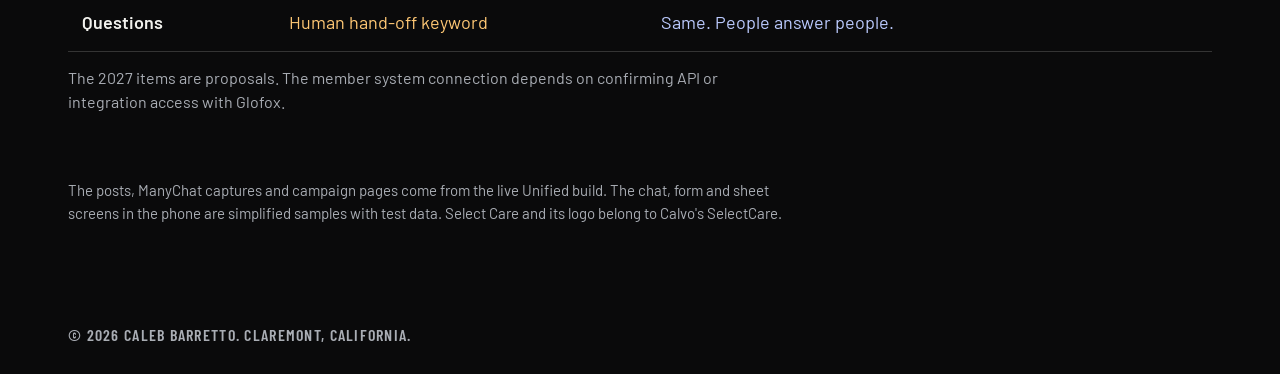
<file: select-care-funnel.html>
<!DOCTYPE html>
<html lang="en">
<head>
<meta charset="utf-8">
<meta name="viewport" content="width=device-width, initial-scale=1">
<title>Comment to enrolled member: the Select Care funnel | Caleb Barretto</title>
<meta name="description" content="A case study of the Instagram and Facebook funnel I built for Unified: a ManyChat conversation that qualifies people, sends them to an enrollment page, and routes every submission to the team. Includes the live flow and the 2027 automation plan.">
<link rel="preload" href="fonts/anton-latin-400-normal.woff2" as="font" type="font/woff2" crossorigin>
<link rel="icon" href="favicon.svg" type="image/svg+xml">
<link rel="icon" href="favicon-32.png" sizes="32x32" type="image/png">
<link rel="icon" href="favicon.ico" sizes="any">
<link rel="apple-touch-icon" href="apple-touch-icon.png">
<link rel="canonical" href="https://caleb-barretto.com/select-care-funnel.html">
<meta name="theme-color" content="#0A0A0B">
<meta name="author" content="Caleb Barretto">
<meta property="og:site_name" content="Caleb Barretto">
<meta property="og:type" content="article">
<meta property="og:url" content="https://caleb-barretto.com/select-care-funnel.html">
<meta property="og:title" content="Comment to enrolled member: the Select Care funnel | Caleb Barretto">
<meta property="og:description" content="The ManyChat and website funnel I built for Unified, click by click, with the real flow and the plan to automate what is still manual.">
<meta property="og:image" content="https://caleb-barretto.com/og-image.jpg">
<meta property="og:image:width" content="1200">
<meta property="og:image:height" content="630">
<meta property="og:locale" content="en_US">
<meta name="twitter:card" content="summary_large_image">
<meta name="twitter:image" content="https://caleb-barretto.com/og-image.jpg">
<script data-goatcounter="https://caleb-barretto.goatcounter.com/count" async src="//gc.zgo.at/count.js"></script>
<link rel="stylesheet" href="styles.css">
<style>
/* Select Care funnel case study. Every class here is prefixed fx- so nothing collides with styles.css. */
.fx{--a:var(--hot-text);--m:var(--spark);padding-bottom:clamp(40px,6vw,80px);}
.fx *{min-width:0;}
.fx button{font:inherit;color:inherit;cursor:pointer;}
.fx-back{display:inline-block;margin:14px 0 0;font-family:var(--cond);font-weight:700;font-size:18px;letter-spacing:.06em;text-transform:uppercase;color:var(--hot-text);text-decoration:none;}
.fx-back:hover{color:var(--chalk);}
.fx-hero{padding-top:clamp(20px,3vw,40px);}
.fx-tag{font-family:var(--cond);font-weight:800;font-size:19px;text-transform:uppercase;letter-spacing:.08em;color:var(--hot-text);margin:0 0 12px;}
.fx h1{font-size:clamp(42px,6.4vw,88px);line-height:.95;max-width:15em;}
.fx h2{font-size:clamp(34px,4.4vw,58px);line-height:1;}
.fx-lede{max-width:46em;font-size:clamp(18px,1.5vw,21px);color:#D9D9D4;margin:22px 0 0;}
.fx-built{margin:16px 0 0;font-family:var(--cond);font-weight:700;font-size:17px;letter-spacing:.06em;text-transform:uppercase;color:var(--grey);}
.fx-mode{display:flex;gap:6px;margin-top:18px;flex-wrap:wrap;}
.fx-results{margin-top:34px;background:var(--hot);color:var(--on-hot);padding:clamp(20px,3vw,32px) clamp(18px,3vw,34px);clip-path:polygon(0 0,100% 0,100% calc(100% - 22px),calc(100% - 22px) 100%,0 100%);}
.fx-rlabel{margin:0 0 16px;font:800 18px/1.2 var(--cond);letter-spacing:.08em;text-transform:uppercase;}
.fx-rgrid{display:grid;grid-template-columns:repeat(4,minmax(0,1fr));gap:18px clamp(16px,3vw,36px);}
.fx-rgrid b{display:block;font:400 clamp(44px,5.4vw,72px)/1 var(--disp);}
.fx-rgrid span{display:block;margin-top:8px;font-size:16px;line-height:1.35;}
.fx-rnote{margin:18px 0 0;font-size:15px;opacity:.9;}
.fx-sys{margin-top:clamp(40px,5vw,60px);font-size:clamp(28px,3.2vw,42px) !important;}
@media(max-width:800px){.fx-rgrid{grid-template-columns:repeat(2,minmax(0,1fr));}}

.fx-mode button{font-family:var(--cond);font-weight:800;font-size:19px;text-transform:uppercase;letter-spacing:.06em;line-height:1;padding:15px 30px;min-height:50px;border:0;background:var(--iron);color:var(--grey);clip-path:polygon(12px 0,100% 0,calc(100% - 12px) 100%,0 100%);}
.fx-mode button:hover{color:var(--chalk);}
.fx-mode button[aria-pressed=true]{background:var(--hot);color:var(--on-hot);}
.fx button:focus-visible,.fx a:focus-visible{outline:3px solid var(--spark);outline-offset:3px;}
.fx-mode button:focus-visible{outline-offset:-7px;}
.fx-counter{display:flex;gap:clamp(24px,5vw,56px);flex-wrap:wrap;margin-top:28px;}
.fx-counter div{border-left:5px solid var(--line);padding-left:14px;}
.fx-counter b{display:block;font:400 clamp(44px,5vw,64px)/1 var(--disp);}
.fx-counter .a b{color:var(--a);}
.fx-counter .m b{color:var(--m);}
.fx-counter .a{border-color:var(--a);}
.fx-counter .m{border-color:var(--m);}
.fx-counter span{font-size:16px;color:var(--grey);}
/* map */
.fx-mapbox{background:var(--coal);border:1px solid var(--line);padding:12px;margin-top:30px;}
.fx-map{position:relative;height:440px;}
.fx-map svg{position:absolute;inset:0;width:100%;height:100%;overflow:visible;}
.fx-node{overflow-wrap:anywhere;position:absolute;transform:translate(-50%,-50%);width:136px;padding:8px 10px 8px 12px;background:var(--black);border:1px solid var(--line);border-left:5px solid var(--line);text-align:left;transition:border-color .3s,opacity .3s;z-index:1;}
.fx-node b{display:block;font:700 16px/1.1 var(--cond);text-transform:uppercase;letter-spacing:.04em;}
.fx-node small{display:block;font-size:13px;color:var(--grey);line-height:1.25;margin-top:2px;}
.fx-node.hub{width:152px;}
.fx-node.on{border-color:var(--a);}
.fx-node.off{opacity:.4;}
.fx-edge{fill:none;stroke:#4A4D55;stroke-width:2;transition:opacity .3s;}
.fx-edge.auto.on{stroke:var(--a);stroke-dasharray:6 7;stroke-width:2.5;}
.fx-edge.manual{stroke:var(--m);stroke-dasharray:2 6;stroke-linecap:round;}
.fx-edge.manual.on{stroke-width:3.5;}
.fx-edge.dimmed{opacity:.22;}
@media (prefers-reduced-motion:no-preference){.fx-edge.auto.on{animation:fxflow 1.1s linear infinite;}}
@keyframes fxflow{to{stroke-dashoffset:-26;}}
.fx-legend{display:flex;gap:6px 22px;flex-wrap:wrap;font-size:15px;color:var(--grey);padding:8px 6px 2px;}
.fx-legend i{display:inline-block;width:28px;height:0;border-top:3px dashed var(--a);vertical-align:middle;margin-right:8px;}
.fx-legend i.w{border-top:3px dotted var(--m);}
/* steps */
.fx-rail{display:flex;gap:6px;overflow-x:auto;-webkit-overflow-scrolling:touch;scroll-snap-type:x mandatory;padding:4px 0 8px;margin-top:34px;}
.fx-rail button{flex:1 0 158px;scroll-snap-align:start;text-align:left;background:var(--coal);border:1px solid var(--line);border-top:5px solid var(--line);padding:12px 14px 12px;min-height:72px;}
.fx-rail button b{display:block;font:800 21px/1.1 var(--cond);text-transform:uppercase;letter-spacing:.04em;}
.fx-rail button span{font-size:15px;color:var(--grey);}
.fx-rail button[aria-current=step]{border-top-color:var(--hot);background:var(--iron);}
.fx-rail button em{font-style:normal;color:var(--a);margin-right:8px;}
.fx-stage{display:grid;grid-template-columns:minmax(0,350px) minmax(0,1fr);gap:clamp(24px,5vw,72px);margin-top:28px;align-items:start;}
.fx-pcol{position:sticky;top:16px;}
.fx-phone{background:#000;border:2px solid #3A3D44;border-radius:36px;padding:12px;box-shadow:0 26px 50px rgba(0,0,0,.5);}
.fx-screen{background:#000;border-radius:26px;overflow:hidden;height:600px;display:flex;flex-direction:column;font-size:14px;line-height:1.4;}
.fx-bar{display:flex;align-items:center;gap:8px;padding:10px 12px;border-bottom:1px solid #222;font-size:13px;font-weight:600;flex:none;}
.fx-av{width:26px;height:26px;border-radius:50%;background:#1E2024 url(images/funnel/logo.png) center/80% no-repeat;border:1px solid #333;flex:none;}
.fx-scroller{display:flex;overflow-x:auto;scroll-snap-type:x mandatory;flex:none;}
.fx-scroller img{width:100%;height:auto;flex:none;scroll-snap-align:start;display:block;}
.fx-dots{display:flex;justify-content:center;gap:5px;padding:8px;}
.fx-dots i{width:6px;height:6px;border-radius:50%;background:#444;}
.fx-dots i.on{background:var(--a);}
.fx-cap{padding:0 12px 12px;font-size:13px;line-height:1.45;overflow:auto;color:#DDD;}
.fx-pager{display:flex;justify-content:space-between;padding:0 8px;flex:none;}
.fx-pager button{background:none;border:0;color:var(--a);font-weight:600;font-size:13px;min-height:36px;padding:0 6px;}
.fx-tabs2{display:flex;gap:6px;padding:8px 10px 0;flex:none;}
.fx-tabs2 button{flex:1;background:#151616;border:1px solid #333;border-radius:8px;padding:6px;font-size:12px;min-height:34px;color:var(--grey);}
.fx-tabs2 button[aria-pressed=true]{color:#fff;background:var(--hot);border-color:var(--hot);}
.fx-hint{display:flex;align-items:center;gap:10px;font:700 15px/1.3 var(--body);margin-bottom:14px;padding:10px 14px;background:var(--coal);border:1px solid var(--line);color:var(--grey);}
.fx-hint .dot{width:10px;height:10px;border-radius:50%;background:var(--grey);flex:none;}
.fx-hint.live{background:rgba(53,99,245,.16);border-color:var(--hot);color:var(--chalk);}
.fx-hint.live .dot{background:var(--a);}
@media (prefers-reduced-motion:no-preference){.fx-hint.live .dot{animation:fxdot 1.4s ease-in-out infinite;}}
@keyframes fxdot{0%,100%{box-shadow:0 0 0 0 rgba(107,141,255,.6);}50%{box-shadow:0 0 0 7px rgba(107,141,255,0);}}
.fx-chat{flex:1;overflow:auto;padding:12px;display:flex;flex-direction:column;gap:8px;}
.fx-msg{max-width:86%;padding:8px 12px;border-radius:16px;line-height:1.4;}
@media (prefers-reduced-motion:no-preference){.fx-msg,.fx-tl div,.fx-sheet tr.new td{animation:fxpop .28s ease-out;}}
@keyframes fxpop{from{transform:translateY(6px);opacity:0;}}
.fx-msg.them{background:#26282A;align-self:flex-start;border-bottom-left-radius:4px;}
.fx-msg.me{background:var(--hot);color:#fff;align-self:flex-end;border-bottom-right-radius:4px;}
.fx-msg.sys{align-self:center;font-size:11px;color:#9A9C9F;background:none;padding:2px;text-align:center;}
.fx-msg img{display:block;width:100%;max-height:250px;object-fit:cover;object-position:top;border-radius:10px;margin-top:6px;}
.fx-linkcard{background:#131416;border:1px solid var(--hot);border-radius:12px;padding:10px;font-size:12px;word-break:break-all;color:var(--a);margin-top:6px;}
.fx-qr{display:flex;flex-wrap:wrap;gap:6px;justify-content:flex-end;padding:20px 12px 12px;border-top:1px solid #222;position:relative;flex:none;}
.fx-qr.pulse{box-shadow:inset 0 2px 0 var(--hot);}
.fx-qr-label{position:absolute;top:5px;right:12px;font:700 11px/1 var(--body);letter-spacing:.04em;text-transform:uppercase;color:var(--a);}
.fx-qr button{background:none;border:1.5px solid var(--hot);color:#B7C7FF;border-radius:999px;padding:6px 13px;font-size:13px;min-height:38px;}
.fx-qr button:hover{background:rgba(53,99,245,.18);}
.fx-url{margin:8px 10px;background:#1C1D1E;border-radius:8px;padding:6px 10px;font-size:11px;color:#BBB;word-break:break-all;flex:none;}
.fx-form{flex:1;overflow:auto;background:#F4F4F2;color:#131416;padding:14px;font-size:13px;}
.fx-form h4{font:800 21px/1.1 var(--cond);text-transform:uppercase;margin:0 0 10px;}
.fx-form label{display:block;font-weight:600;margin:10px 0 4px;font-size:12px;}
.fx-form .f{background:#fff;border:1px solid #CCC;border-radius:6px;padding:8px;min-height:34px;color:#777;}
.fx-form .f.sel{border:2px solid var(--hot);color:#111;font-weight:600;}
.fx-form .note{background:#E8EEFF;border-radius:6px;padding:8px;margin-top:12px;font-size:12px;}
.fx-sheet{flex:1;overflow:auto;background:#fff;color:#222;font-size:11px;}
.fx-sheet table{border-collapse:collapse;width:100%;}
.fx-sheet td,.fx-sheet th{border:1px solid #DDD;padding:4px 5px;white-space:nowrap;}
.fx-sheet th{background:#F1F3F4;font-weight:600;}
.fx-sheet tr.new td{background:#E8EEFF;}
.fx-stabs{display:flex;gap:2px;background:#F1F3F4;padding:4px;overflow-x:auto;border-top:1px solid #DDD;flex:none;}
.fx-stabs span{padding:4px 8px;font-size:10px;white-space:nowrap;border-radius:4px;color:#444;}
.fx-stabs span.on{background:#fff;color:#2347C4;font-weight:700;}
.fx-mail{margin:10px;background:#fff;color:#222;border-radius:10px;padding:10px;font-size:12px;flex:none;}
.fx-tl{flex:1;overflow:auto;padding:14px 14px 14px 32px;position:relative;}
.fx-tl::before{content:"";position:absolute;left:19px;top:18px;bottom:18px;border-left:2px solid #333;}
.fx-tl div{position:relative;margin-bottom:14px;font-size:13px;}
.fx-tl div::before{content:"";position:absolute;left:-18px;top:5px;width:10px;height:10px;border-radius:50%;background:var(--a);}
.fx-tl div.m::before{background:var(--m);}
.fx-tl div.p::before{background:#000;border:2px solid var(--a);}
.fx-tl b{display:block;color:var(--a);font-size:12px;}
.fx-tl div.m b{color:var(--m);}
/* notes */
.fx-notes h2{margin-bottom:16px;}
.fx-notes p{font-size:18px;color:#D9D9D4;max-width:34em;margin:0 0 14px;}
.fx-notes h3{font-family:var(--cond);font-weight:800;font-size:22px;letter-spacing:.06em;line-height:1.1;margin:22px 0 10px;}
.fx-chips{display:flex;flex-wrap:wrap;gap:6px;margin:4px 0 6px;}
.fx-chips span{border:1px solid var(--line);padding:3px 10px;font-size:15px;color:#CFD0CC;}
.fx-items{list-style:none;padding:0;margin:0 0 20px;display:grid;gap:8px;max-width:38em;}
.fx-items li{background:var(--coal);border:1px solid var(--line);padding:11px 14px;display:grid;grid-template-columns:128px minmax(0,1fr);gap:12px;align-items:start;font-size:17px;line-height:1.4;}
.fx-lab{font:800 14px/1 var(--cond);letter-spacing:.07em;text-transform:uppercase;padding:5px 8px;text-align:center;}
.fx-lab.a{background:rgba(107,141,255,.18);color:var(--a);}
.fx-lab.m{background:rgba(255,159,28,.18);color:var(--m);}
.fx-lab.p{border:1px solid var(--a);color:var(--a);}
.fx-lab.h{background:var(--iron);color:var(--grey);}
.fx-nav{display:flex;gap:10px;margin-top:6px;flex-wrap:wrap;}
.fx-nav button{font-family:var(--cond);font-weight:800;font-size:19px;text-transform:uppercase;letter-spacing:.06em;line-height:1;padding:15px 30px;min-height:50px;border:0;background:var(--iron);color:var(--chalk);clip-path:polygon(12px 0,100% 0,calc(100% - 12px) 100%,0 100%);}
.fx-nav button.go{background:var(--hot);color:var(--on-hot);}
.fx-nav button:hover:not(:disabled){background:var(--chalk);color:var(--black);}
.fx-nav button:disabled{opacity:.4;cursor:default;}
.fx-nav button:focus-visible{outline-offset:-7px;}
/* real flow */
.fx-sec{border-top:2px solid var(--line);margin-top:clamp(48px,7vw,88px);padding-top:clamp(32px,5vw,56px);}
.fx-small{font-size:16px;color:var(--grey);margin:14px 0 0;max-width:44em;}
.fx-pan{margin-top:24px;overflow-x:auto;border:1px solid var(--line);}
.fx-flowhero{width:100%;height:auto;display:block;background:#fff;}
.fx-flegend{display:flex;gap:8px 22px;flex-wrap:wrap;font-size:16px;color:var(--grey);margin-top:18px;}
.fx-flegend span{display:inline-flex;align-items:center;gap:8px;}
.fx-flegend i{width:14px;height:14px;display:inline-block;}
.fx-flegend i.timing{background:var(--m);}
.fx-flegend i.content{background:var(--hot);}
.fx-flegend i.branch{border:2px solid var(--a);}
.fx-film{display:grid;grid-auto-flow:column;grid-template-rows:auto auto;grid-auto-columns:max-content;align-items:start;gap:26px 18px;overflow-x:auto;-webkit-overflow-scrolling:touch;scroll-snap-type:x mandatory;margin-top:22px;padding:18px 2px 18px;}
.fx-slide{flex:0 0 auto;width:270px;scroll-snap-align:start;background:var(--coal);border:1px solid var(--line);padding:14px 12px 14px;position:relative;margin:0;}
.fx-slide.wide{width:340px;}
.fx-slide.tall{width:226px;grid-row:span 2;}
.fx-slide img{width:100%;height:auto;display:block;background:#fff;}
.fx-slide figcaption{font-size:16px;color:#D0D1CD;margin-top:12px;line-height:1.45;}
.fx-flabel{position:absolute;top:-13px;left:12px;font:800 14px/1 var(--cond);letter-spacing:.07em;text-transform:uppercase;padding:5px 11px;background:var(--black);border:1px solid var(--a);color:var(--a);white-space:nowrap;}
.fx-flabel.timing{background:var(--m);color:var(--black);border-color:var(--m);}
.fx-flabel.content{background:var(--hot);color:var(--on-hot);border-color:var(--hot);}
/* roadmap */
.fx-road{width:100%;border-collapse:collapse;margin-top:24px;font-size:18px;}
.fx-road th{text-align:left;font:700 16px/1 var(--cond);letter-spacing:.07em;text-transform:uppercase;color:var(--grey);padding:10px 14px;border-bottom:2px solid var(--line);}
.fx-road td{padding:14px;border-bottom:1px solid var(--line);vertical-align:top;}
.fx-road td:first-child{font-weight:600;}
.fx-road td.t{color:#FFC875;}
.fx-road td.n{color:#BCCBFF;}
.fx-note{margin:clamp(40px,6vw,64px) 0 0;font-size:15px;color:var(--grey);max-width:50em;line-height:1.5;}
@media(max-width:900px){.fx-stage{grid-template-columns:minmax(0,1fr);}.fx-pcol{position:static;max-width:380px;margin:0 auto;width:100%;}}
@media(max-width:620px){
 .fx-map{height:760px;}
 .fx-node{width:100px;padding:6px 4px 6px 8px;}
 .fx-node b{font-size:14px;}
 .fx-node small{font-size:11px;}
 .fx-node.hub{width:112px;}
 .fx-screen{height:540px;}
 .fx-flowhero{min-width:1100px;}
 .fx-film{grid-template-rows:auto;}
 .fx-slide.tall{grid-row:auto;}
 .fx-slide.wide{width:300px;}
 .fx-items li{grid-template-columns:minmax(0,1fr);gap:8px;}
 .fx-lab{justify-self:start;}
 .fx-road{font-size:16px;}
 .fx-stack thead{display:none;}
 .fx-stack tr{display:grid;padding-block:12px;border-bottom:1px solid var(--line);}
 .fx-stack td{display:flow-root;border:0;padding:3px 0;padding-inline-start:6.5em;text-align:start;}
 .fx-stack td::before{content:attr(data-l);float:inline-start;width:6em;margin-inline-start:-6.5em;color:var(--grey);font-weight:400;}
}
</style>
</head>
<body>
<div class="wrap">
  <header class="site">
    <a class="mark" href="index.html" aria-label="Caleb Barretto, home"><span class="mk"><img src="images/caleb-mark.jpg" width="52" height="52" alt=""></span><span>Caleb Barretto</span></a>
    <nav aria-label="Main">
      <a href="story.html">Story</a>
      <a href="systems.html" aria-current="page">Systems</a>
      <a href="story.html#resume">Resume</a>
      <a class="btn" href="mailto:caleb@unifiedguam.com" data-goatcounter-click="email-click">Contact</a>
    </nav>
  </header>
  <a class="fx-back" href="systems.html#capture" data-goatcounter-click="funnel-back">Back to Systems</a>
</div>

<main class="fx wrap">
  <section class="fx-hero">
    <p class="fx-tag">Case study: the Select Care campaign</p>
    <h1>From Instagram comment to enrolled member</h1>
    <p class="fx-lede">I designed and built this funnel for Unified, the gym I own in Guam. A comment on a post starts a ManyChat conversation. The conversation sends people to an enrollment page on our site, and every submission lands with the team. Tap through the six steps to see what each tool does and where a person still has to step in.</p>
    <p class="fx-built">Built with ManyChat, Meta Pixel, Google Apps Script, Google Sheets and Glofox</p>
    <div class="fx-results">
      <p class="fx-rlabel">First two days live, November 25 to 27, 2026</p>
      <div class="fx-rgrid">
        <div><b>4</b><span>people started the DM from a comment, message or story reply</span></div>
        <div><b>100%</b><span>answered both qualifying questions</span></div>
        <div><b>3 of 4</b><span>tapped through to the enrollment page</span></div>
        <div><b>Seconds</b><span>from comment to reply, with nobody on staff online</span></div>
      </div>
      <p class="fx-rnote">Early and small, and read straight from ManyChat. I update these as the campaign runs.</p>
    </div>
    <h2 class="fx-sys">How the system is wired</h2>
    <div class="fx-mode" role="group" aria-label="View">
      <button id="m-now" type="button" aria-pressed="true">Today</button>
      <button id="m-27" type="button" aria-pressed="false">2027 plan</button>
    </div>
    <div class="fx-mapbox">
      <div class="fx-map" id="map"><svg id="wires" aria-hidden="true"></svg></div>
      <div class="fx-legend"><span><i></i>Automated, active in this step</span><span><i class="w"></i>Manual hand-off by staff</span><span>The 2027 plan adds Apps Script to Glofox and back to ManyChat</span></div>
    </div>
  </section>

  <section aria-label="The six steps">
    <div class="fx-rail" id="rail" role="group" aria-label="Funnel steps"></div>
    <div class="fx-stage">
      <div class="fx-pcol">
        <div class="fx-hint" id="phint" role="status"></div>
        <div class="fx-phone"><div class="fx-screen" id="screen"></div></div>
      </div>
      <div class="fx-notes" id="notes" aria-live="polite"></div>
    </div>
  </section>

  <section class="fx-sec" id="real-flow">
    <p class="fx-tag">The real thing</p>
    <h2>Inside the live ManyChat flow</h2>
    <p class="fx-lede">This is the automation called "SELECT Care Enrollment" as it runs in ManyChat. Every message, branch, delay and tag below is the real one, and the counts on each step are live numbers from the first two days. Swipe through the pieces underneath.</p>
    <div class="fx-pan" tabindex="0" role="group" aria-label="The full flow, scroll sideways on a small screen"><img class="fx-flowhero" src="images/funnel/panorama-live.jpg" width="1580" height="540" alt="The full SELECT Care Enrollment automation in the ManyChat flow builder, showing the plan branch, the experience branch, the content cards and the delay logic" loading="lazy"></div>
    <p class="fx-small">Live in the Unified ManyChat account, captured November 27, 2026. The close-ups below were taken at launch, before the first sends, so their counters read zero.</p>
    <div class="fx-flegend">
      <span><i class="branch"></i>Branch logic: routes the conversation</span>
      <span><i class="content"></i>Content lever: a photo or PDF I can swap any time</span>
      <span><i class="timing"></i>Timing lever: a delay I can tune per campaign</span>
    </div>
    <div class="fx-film" id="film" tabindex="0" role="group" aria-label="Pieces of the live flow, scroll sideways">
      <figure class="fx-slide wide"><span class="fx-flabel">Opens the DM</span><img src="images/funnel/opening.jpg" width="1088" height="190" alt="The three triggers and the opening message asking which Select Care plan the person is on" loading="lazy"><figcaption>Three triggers start the flow: a comment on the post or reel, a DM containing the word SELECT, or a reply to the Story. The first message asks which plan the person is on: Gov Guam, Federal or Commercial.</figcaption></figure>
      <figure class="fx-slide wide"><span class="fx-flabel">Branch logic</span><img src="images/funnel/planbranch.jpg" width="760" height="220" alt="Follow-up question asking whether the person is with the Judiciary or another Gov Guam agency" loading="lazy"><figcaption>Gov Guam branches again: are you with the Judiciary, or another Gov Guam agency? Each answer sets its own tag before the flow continues.</figcaption></figure>
      <figure class="fx-slide wide"><span class="fx-flabel">Branch logic</span><img src="images/funnel/step1bexp.jpg" width="790" height="230" alt="The Judiciary co-pay note, then the question about prior training experience" loading="lazy"><figcaption>Judiciary gets one extra line, a note about the $50 monthly co-pay. Then every path regroups at the same question: have you done weightlifting or CrossFit-style training before?</figcaption></figure>
      <figure class="fx-slide"><span class="fx-flabel">Branch logic</span><img src="images/funnel/fedcommercial.jpg" width="510" height="310" alt="The Federal tag and the Commercial plan note" loading="lazy"><figcaption>Federal gets tagged and moves on. Commercial gets a note that pricing is discounted rather than fully covered, and that the exact amount shows when the plan is picked on the enrollment page.</figcaption></figure>
      <figure class="fx-slide tall"><span class="fx-flabel content">Content lever: photo</span><img src="images/funnel/step3a.jpg" width="200" height="450" alt="Programs photo card sent to experienced members" loading="lazy"><figcaption>Answering "Yes, I've trained" sends this photo card. I can swap the image or caption the moment a new program launches, and nothing else in the flow has to change.</figcaption></figure>
      <figure class="fx-slide tall"><span class="fx-flabel content">Content lever: photo</span><img src="images/funnel/step3b.jpg" width="200" height="550" alt="BASE on-ramp offer card sent to new members, with pricing and two quick replies" loading="lazy"><figcaption>"I'm new to it" sends the BASE one-pager instead, with its own quick replies. This card is the best place to test a different photo, a different price or a short PDF.</figcaption></figure>
      <figure class="fx-slide wide"><span class="fx-flabel">Branch logic</span><img src="images/funnel/step4a.jpg" width="900" height="144" alt="Message sent to people who chose to start with BASE" loading="lazy"><figcaption>"Start with BASE" gets: register with your benefits first, then we will find an open BASE booking that fits your schedule and message you here.</figcaption></figure>
      <figure class="fx-slide wide"><span class="fx-flabel">Branch logic</span><img src="images/funnel/step4b.jpg" width="900" height="230" alt="Message sent to people who chose to go straight to class" loading="lazy"><figcaption>"Straight to class" sets expectations about the learning curve, then sends the same enrollment link.</figcaption></figure>
      <figure class="fx-slide wide"><span class="fx-flabel timing">Timing lever</span><img src="images/funnel/delaycondition.jpg" width="1060" height="190" alt="A seasonal flask offer, then a 20 hour smart delay, a click condition and the follow-up message" loading="lazy"><figcaption>Every path merges into a Smart Delay: wait 20 hours, check whether the enroll link was clicked, and message only the people who have not clicked. A seasonal offer, a free flask for registering before a date, sits just ahead of it.</figcaption></figure>
    </div>
  </section>

  <section class="fx-sec" id="plan-2027">
    <p class="fx-tag">What I would build next</p>
    <h2>2027: routine follow-up runs itself</h2>
    <p class="fx-lede">Today the front of the funnel is automated and the back half still depends on staff reading emails and updating systems. These are the hand-offs I would close next. People stay in the loop for real questions, not data entry.</p>
    <table class="fx-road fx-stack">
      <thead><tr><th>Touchpoint</th><th>Today</th><th>2027 plan</th></tr></thead>
      <tbody id="road"></tbody>
    </table>
    <p class="fx-small">The 2027 items are proposals. The member system connection depends on confirming API or integration access with Glofox.</p>
  </section>

  <p class="fx-note">The posts, ManyChat captures and campaign pages come from the live Unified build. The chat, form and sheet screens in the phone are simplified samples with test data. Select Care and its logo belong to Calvo's SelectCare.</p>
</main>

<footer><div class="wrap">© 2026 Caleb Barretto. Claremont, California.</div></footer>

<script>
(function(){
"use strict";
var calm=window.matchMedia&&window.matchMedia("(prefers-reduced-motion: reduce)").matches;
var SMOOTH=calm?"auto":"smooth";
var P="images/funnel/";

var N=[
 {id:'ig',b:'Instagram',s:'Carousel, stories',x:8,y:26},
 {id:'fb',b:'Facebook',s:'Same posts',x:8,y:74},
 {id:'mc',b:'ManyChat',s:'Keyword SELECT',x:29,y:50,hub:1},
 {id:'lp',b:'Landing page',s:'/select-care',x:50,y:18},
 {id:'ef',b:'Enroll form',s:'/select-care-enroll',x:50,y:52},
 {id:'px',b:'Meta Pixel',s:'Retargeting',x:50,y:86},
 {id:'as',b:'Apps Script',s:'Checks and routes',x:71,y:52},
 {id:'sh',b:'Google Sheet',s:'Tab per plan',x:91,y:20},
 {id:'em',b:'Team inbox',s:'PDF and photos',x:91,y:50},
 {id:'gf',b:'Glofox',s:'Class booking',x:91,y:80}
];
var E=[
 {a:'ig',b:'mc',t:'auto'},{a:'fb',b:'mc',t:'auto'},
 {a:'mc',b:'ef',t:'auto'},{a:'lp',b:'ef',t:'auto'},{a:'ef',b:'px',t:'auto'},
 {a:'px',b:'ig',t:'auto',c:1},{a:'px',b:'fb',t:'auto'},
 {a:'ef',b:'as',t:'auto'},{a:'as',b:'sh',t:'auto'},{a:'as',b:'em',t:'auto'},
 {a:'em',b:'gf',t:'manual',now:1},
 {a:'as',b:'gf',t:'auto',future:1},{a:'as',b:'mc',t:'auto',future:1,c:1}
];
var S=[
 {k:'Post',d:'Instagram and Facebook',nodes:['ig','fb','mc'],edges:['ig-mc','fb-mc'],screen:'post',
  live:true,hint:'Tap Stories or Carousel, then swipe. These are the real posts.',
  kick:'Step 1 of 6',h:'The post does the asking',
  p:'An eight-slide carousel and three stories speak to one audience: Gov Guam and federal employees and their dependents. Each slide answers one question: what is covered, what is included, how to start. The last slide gives one action, comment or DM the word SELECT.',
  chips:['8 carousel slides','3 stories','One call to action','Same creative on Facebook'],
  now:[['a','Posts and stories publish on schedule.'],['h','Creative, caption and timing are planned by hand.']],
  fut:[['a','Posts and stories publish on schedule.'],['p','Top posts are boosted to Pixel audiences automatically when a plan-year window opens.']]},
 {k:'Trigger',d:'Keyword caught',nodes:['ig','fb','mc'],edges:['ig-mc','fb-mc'],screen:'comment',
  live:false,hint:'Just watch. This plays on its own, then press Next step.',
  kick:'Step 2 of 6',h:'One word starts the conversation',
  p:'ManyChat watches comments, DMs and story replies for the keyword SELECT. When it sees one, it replies publicly so others can see the offer is real, then opens a private DM. Nobody on staff has to be online.',
  chips:['Comment trigger','DM trigger','Story reply trigger','Public auto-reply'],
  now:[['a','Keyword detected on comments, DMs and story replies.'],['a','Public reply posted and DM opened within seconds.']],
  fut:[['a','Same, on both platforms.']]},
 {k:'Qualify',d:'DM flow',nodes:['mc'],edges:[],screen:'dm',
  live:true,hint:'Your turn. Tap a reply below to answer as the member.',
  kick:'Step 3 of 6',h:'Two questions, the right link',
  p:'The DM asks which plan the person has and whether they have trained before. Experienced lifters see the programs. People new to training hear about BASE, an optional 1-on-1 on-ramp with a one-time promo. Everyone gets the same enrollment link, already set to their plan. Try both paths on the phone.',
  chips:['Plan: Gov Guam, Federal, employer','Experience branch','Tags for every answer','Human hand-off keyword'],
  now:[['a','Answers saved as tags such as select-govguam, select-new and select-link-sent.'],['a','Link built per plan, so the form opens on the right one.'],['h','Anyone can type a keyword to reach a person.']],
  fut:[['a','Same flow and tags.'],['p','Tags sync to the member record so onboarding knows who chose BASE.'],['h','The human hand-off stays, by design.']]},
 {k:'Enroll',d:'Website landing',nodes:['mc','lp','ef','px'],edges:['mc-ef','lp-ef','ef-px'],screen:'form',
  live:false,hint:'Preview only. This is what the link opens on their phone.',
  kick:'Step 4 of 6',h:'The website is where the sale closes',
  p:'The link opens the Select Care enrollment form with the plan already chosen. It collects the member ID, an insurance card photo and a signature. Billed plans add a payment step. A separate landing page serves the free Weekday Wellness classes, and the Meta Pixel records every visit for retargeting.',
  chips:['Plan prefilled from the link','UTM tracking','Protected payment step','Bot protection','Meta Pixel'],
  now:[['a','The form opens set to the right plan, with the source tracked.'],['a','Weekday Wellness redirects to class booking a few seconds after submit.'],['a','Visitors who do not finish go into a retargeting audience.']],
  fut:[['a','Same, with stronger bot protection.'],['p','Unfinished forms trigger a reminder DM inside the 24-hour window.']]},
 {k:'Process',d:'Back office',nodes:['ef','as','sh','em','gf'],edges:['ef-as','as-sh','as-em','em-gf','as-gf'],screen:'sheet',
  live:false,hint:'Preview only. This is what lands in the inbox and the sheet.',
  kick:'Step 5 of 6',h:'Every submission lands in two places',
  p:'A Google Apps Script receives the form, checks it, emails the signed PDF and card photos to the team inbox, and writes a row to the Select Care sheet on the tab for that plan. This is where manual work starts today: staff read the email and unlock class booking in Glofox by hand.',
  chips:['Email with attachments','Sheet row per plan tab','Protected file for billed plans'],
  now:[['a','Email and sheet row created instantly.'],['m','Staff read the email and unlock booking in Glofox.'],['m','Billed plans: staff set up billing by hand.']],
  fut:[['a','Email and sheet row created instantly.'],['p','Member record created and booking unlocked in Glofox automatically.'],['p','Billed plans flow to the payment system without re-keying.']]},
 {k:'Nurture',d:'Follow-up and renewals',nodes:['mc','px','ig','fb','gf','as'],edges:['px-ig','px-fb','as-mc','em-gf'],screen:'nurture',
  live:false,hint:'Preview only. This plays out over days, not seconds.',
  kick:'Step 6 of 6',h:'Follow-up that does not depend on memory',
  p:'Today ManyChat sends one follow-up 20 hours after the link if it was not clicked, which keeps it inside the 24-hour messaging window on Instagram. The Pixel keeps the offer in front of people who visited. After enrollment, BASE booking and plan-year renewals still rely on staff. In 2027 the enrollment itself starts an onboarding sequence.',
  chips:['20-hour follow-up','Retargeting audiences','BASE upsell','Renewal by plan year'],
  now:[['a','A 20-hour follow-up goes out if the link was not clicked.'],['m','BASE booking is handled in a follow-up conversation.'],['m','Renewals: members resubmit and staff update Glofox (Federal in January, Gov Guam in October).']],
  fut:[['p','Enrollment sends a welcome DM and a first-class booking link.'],['p','The BASE offer and a reminder go out on a schedule to members tagged new.'],['p','Renewal reminders go out ahead of each plan year with a prefilled link.'],['p','No booking in 14 days triggers a check-in.']]}
];
var R=[
 ['Unlock class booking','Staff read the email and update Glofox','Member record and booking access set on submit'],
 ['Billed plan setup','Staff key in billing details by hand','Direct hand-off to the payment system'],
 ['BASE upsell','Asked in a follow-up conversation','Scheduled offer, booking link and one reminder'],
 ['Plan-year renewals','Member resubmits, staff update records','Reminders before January and October with a prefilled link'],
 ['First weeks','Depends on the coach noticing','Welcome, first-class link, and a check-in if no booking in 14 days'],
 ['Questions','Human hand-off keyword','Same. People answer people.']
];
var IMG=['s1','s2','s3','s4','s5','s6','s7','s8'],STORY=['st1','st2','st3'];
var mode='now',step=0,dm=null;
function $(id){return document.getElementById(id);}
var map=$('map'),svg=$('wires');

map.insertAdjacentHTML('beforeend',N.map(function(n){return '<div class="fx-node'+(n.hub?' hub':'')+'" id="n-'+n.id+'"><b>'+n.b+'</b><small>'+n.s+'</small></div>';}).join(''));
function key(e){return e.a+'-'+e.b;}
function live(e){return mode==='now'?!e.future:!e.now;}
function place(){
 var narrow=map.clientWidth<560;
 var W=map.clientWidth,nw=Math.floor(Math.min(100,(W-14)/3)),rows={};
 N.forEach(function(n){(rows[n.x]=rows[n.x]||[]).push(n);});
 N.forEach(function(n){var el=$('n-'+n.id);
  if(narrow){el.style.width=(n.hub?nw+12:nw)+'px';var g=rows[n.x],half=el.offsetWidth/2+2,px=g.length===3?W/2+(g.indexOf(n)-1)*(nw+6):((n.y-50)*1.12+50)/100*W;px=Math.max(half,Math.min(W-half,px));el.style.left=px+'px';el.style.top=(n.x*0.92+4)+'%';}
  else{el.style.width='';el.style.left=n.x+'%';el.style.top=n.y+'%';}});
 draw();
}
function draw(){
 var r=map.getBoundingClientRect(),s=S[step],narrow=map.clientWidth<560;
 function c(id){var b=$('n-'+id).getBoundingClientRect();return[b.left-r.left+b.width/2,b.top-r.top+b.height/2];}
 svg.innerHTML=E.filter(live).map(function(e){
  var A=c(e.a),B=c(e.b),a1=A[0],a2=A[1],b1=B[0],b2=B[1],d,o,m;
  if(e.a==='px'&&e.b==='ig'){d=narrow?'M'+a1+','+a2+' C'+a1+','+b2+' '+a1+','+b2+' '+b1+','+b2:'M'+a1+','+a2+' C'+b1+','+a2+' '+b1+','+a2+' '+b1+','+b2;}
  else if(e.c){o=narrow?-90:90;d=narrow?'M'+a1+','+a2+' C'+(a1+o)+','+a2+' '+(b1+o)+','+b2+' '+b1+','+b2:'M'+a1+','+a2+' C'+a1+','+(a2+o)+' '+b1+','+(b2+o)+' '+b1+','+b2;}
  else if(narrow){m=(a2+b2)/2;d='M'+a1+','+a2+' C'+a1+','+m+' '+b1+','+m+' '+b1+','+b2;}
  else{m=(a1+b1)/2;d='M'+a1+','+a2+' C'+m+','+a2+' '+m+','+b2+' '+b1+','+b2;}
  var on=s.edges.indexOf(key(e))>-1;
  return '<path class="fx-edge '+e.t+(on?' on':' dimmed')+'" d="'+d+'"/>';}).join('');
 N.forEach(function(n){var el=$('n-'+n.id),on=s.nodes.indexOf(n.id)>-1;el.classList.toggle('on',on);el.classList.toggle('off',!on);});
}
if(window.ResizeObserver){new ResizeObserver(place).observe(map);}else{window.addEventListener('resize',place);}

function rail(){
 $('rail').innerHTML=S.map(function(s,i){return '<button type="button" id="t'+i+'"'+(i===step?' aria-current="step"':'')+'><b><em>'+(i+1)+'</em>'+s.k+'</b><span>'+s.d+'</span></button>';}).join('');
 S.forEach(function(s,i){$('t'+i).onclick=function(){go(i);};});
}
function notes(){
 var s=S[step],list=mode==='now'?s.now:s.fut;
 var lab={a:'Automated',m:'Manual',p:'New in 2027',h:'Human, by choice'};
 $('notes').innerHTML='<p class="fx-tag">'+s.kick+'</p><h2>'+s.h+'</h2><p>'+s.p+'</p>'+
  '<div class="fx-chips">'+s.chips.map(function(c){return '<span>'+c+'</span>';}).join('')+'</div>'+
  '<h3>'+(mode==='now'?'How it runs today':'How it runs in 2027')+'</h3>'+
  '<ul class="fx-items">'+list.map(function(it){return '<li><span class="fx-lab '+it[0]+'">'+lab[it[0]]+'</span><span>'+it[1]+'</span></li>';}).join('')+'</ul>'+
  '<div class="fx-nav"><button type="button" id="prev"'+(step===0?' disabled':'')+'>Back</button><button type="button" class="go" id="next">'+(step===S.length-1?(mode==='now'?'See the 2027 plan':'Start over'):'Next step')+'</button></div>';
 $('prev').onclick=function(){go(step-1);};
 $('next').onclick=function(){if(step<S.length-1)go(step+1);else if(mode==='now')setMode('27');else go(0);};
}
var head='<div class="fx-bar"><span class="fx-av"></span>unifiedfitguam</div>';
function screen(){
 var v=S[step].screen,sc=$('screen');
 if(v==='post'){
  sc.innerHTML=head+'<div class="fx-tabs2"><button type="button" id="pv-c" aria-pressed="true">Carousel</button><button type="button" id="pv-s" aria-pressed="false">Stories</button></div>'+
  '<div class="fx-scroller" id="car">'+IMG.map(function(k,i){return '<img src="'+P+k+'.jpg" width="540" height="675" alt="Carousel slide '+(i+1)+'">';}).join('')+'</div>'+
  '<div class="fx-pager"><button type="button" id="cp">Prev</button><div class="fx-dots" id="dots">'+IMG.map(function(_,i){return '<i class="'+(i?'':'on')+'"></i>';}).join('')+'</div><button type="button" id="cn">Next</button></div>'+
  '<div class="fx-cap"><b>unifiedfitguam</b> Gov Guam and Federal employees and dependents: your benefits cover your gym membership. With your Select Care benefits, a general membership at Unified is 100% covered. Ready? Comment SELECT and we will DM you your enrollment link.</div>';
  var car=$('car'),i=0;
  function dots(){return Array.prototype.slice.call($('dots').children);}
  function to(n){i=Math.max(0,Math.min(car.children.length-1,n));car.scrollTo({left:i*car.clientWidth,behavior:SMOOTH});}
  $('cp').onclick=function(){to(i-1);};$('cn').onclick=function(){to(i+1);};
  car.onscroll=function(){i=Math.round(car.scrollLeft/car.clientWidth);dots().forEach(function(d,j){d.classList.toggle('on',j===i);});};
  function swap(st){var set=st?STORY:IMG;
   car.innerHTML=set.map(function(k,j){return '<img src="'+P+k+'.jpg" width="540" height="'+(st?960:675)+'" alt="'+(st?'Story ':'Slide ')+(j+1)+'">';}).join('');
   $('dots').innerHTML=set.map(function(_,j){return '<i class="'+(j?'':'on')+'"></i>';}).join('');
   i=0;car.scrollLeft=0;$('pv-c').setAttribute('aria-pressed',String(!st));$('pv-s').setAttribute('aria-pressed',String(st));}
  $('pv-c').onclick=function(){swap(false);};$('pv-s').onclick=function(){swap(true);};
 }
 if(v==='comment'){
  sc.innerHTML=head+'<img src="'+P+'s8.jpg" width="540" height="675" alt="Final carousel slide with the comment SELECT call to action" style="width:100%;height:220px;object-fit:cover;object-position:bottom;flex:none"><div class="fx-chat" id="cc"></div>';
  var cc=$('cc');
  var add=function(c,h,t){setTimeout(function(){cc.insertAdjacentHTML('beforeend','<div class="fx-msg '+c+'">'+h+'</div>');},calm?0:t);};
  add('them','<b>maria.t</b> SELECT',300);
  add('them','<b>unifiedfitguam</b> Sent you a DM with your link.',1300);
  add('sys','ManyChat opens a private message',2100);
  add('them','Hafa adai. Let\'s get your Select Care enrollment set up. Which plan are you on?',2800);
 }
 if(v==='dm'){dm={plan:null,cat:null,exp:null};dmRender();}
 if(v==='form'){
  var cat=(dm&&dm.cat)||'govguam',nm={govguam:'Gov Guam',federal:'Federal',commercial:'Commercial',judiciary:'Judiciary',weekday:'Weekday Wellness'}[cat];
  var billed=cat==='commercial'||cat==='judiciary';
  sc.innerHTML='<div class="fx-url">unifiedfitguam.com/select-care-enroll?cat='+cat+'&amp;utm_source=instagram&amp;utm_medium=manychat&amp;utm_campaign=select</div>'+
  '<div class="fx-form"><h4>Select Care enrollment</h4>'+
  '<label>Plan</label><div class="f sel">'+nm+' (set by your link)</div>'+
  '<label>Name</label><div class="f">TEST Member</div>'+
  '<label>Member ID</label><div class="f">Sample only</div>'+
  '<label>Insurance card photo</label><div class="f">Tap to add front and back</div>'+
  (billed?'<label>Payment details</label><div class="f">Encrypted on this phone before sending</div>':'')+
  '<label>Signature</label><div class="f" style="height:56px"></div>'+
  '<div class="note">'+(billed?'Billed plan: payment details are encrypted before they leave the phone.':'Covered plan: sent as a signed PDF with card photos. Nothing to pay.')+'</div></div>';
 }
 if(v==='sheet'){
  var cat2=(dm&&dm.cat)||'govguam',tabs=['GOVGUAM','FEDERAL','COMMERCIAL','JUDICIARY','Weekday Wellness'];
  var on={govguam:0,federal:1,commercial:2,judiciary:3,weekday:4}[cat2];
  sc.innerHTML='<div class="fx-mail"><b>New remote enrollment</b><br><span style="color:#666">Attached: signed PDF and card photos. Added to the Select Care sheet.</span></div>'+
  '<div class="fx-sheet"><table><tr><th>LAST NAME</th><th>FIRST NAME</th><th>GROUP NO.</th><th>PLAN</th><th>ENROLLED</th></tr>'+
  '<tr><td>Sample</td><td>Row</td><td>0000</td><td>'+tabs[on]+'</td><td>11/02/2026</td></tr>'+
  '<tr><td>Sample</td><td>Row</td><td>0000</td><td>'+tabs[on]+'</td><td>11/14/2026</td></tr>'+
  '<tr class="new"><td>TEST</td><td>Member</td><td>0000</td><td>'+tabs[on]+'</td><td>11/27/2026</td></tr></table></div>'+
  '<div class="fx-stabs">'+tabs.map(function(t,i){return '<span class="'+(i===on?'on':'')+'">'+t+'</span>';}).join('')+'</div>'+
  '<div class="fx-mail" style="border-left:4px solid '+(mode==='now'?'#FF9F1C':'#3563F5')+'">'+(mode==='now'?'<b>Next: staff action</b><br>Open Glofox, find the member, unlock class booking.':'<b>Glofox updated automatically</b><br>Booking unlocked. Welcome DM queued.')+'</div>';
 }
 if(v==='nurture'){
  var now=[['p','0 hours','Enrollment link sent in DM'],['p','20 hours','Follow-up if the link was not clicked'],['p','Ongoing','Pixel audience sees retargeting ads'],['m','After enrolling','Staff follow up about BASE'],['m','Plan year','Member resubmits, staff update Glofox']];
  var fut=[['p','0 hours','Enrollment link sent in DM'],['p','20 hours','Follow-up if the link was not clicked'],['n','On submit','Booking unlocked, welcome DM with first-class link'],['n','Day 2','BASE offer for members tagged new'],['n','Day 5','BASE reminder if not booked'],['n','Day 14','Check-in if no class booked'],['n','Before Jan or Oct','Renewal reminder with prefilled link']];
  sc.innerHTML=head+'<div class="fx-tl">'+(mode==='now'?now:fut).map(function(r){return '<div class="'+(r[0]==='m'?'m':r[0]==='n'?'p':'')+'"><b>'+r[1]+'</b>'+r[2]+'</div>';}).join('')+'</div>';
 }
}
function dmRender(){
 var sc=$('screen'),d=dm,msgs=[['them','Hafa adai. Let\'s get your Select Care enrollment set up. Which plan are you on?']],qr=[];
 if(!d.plan){qr=[['Gov Guam','govguam'],['Federal','federal'],['Through my employer','emp']];}
 else{msgs.push(['me',d.plan]);
  if(d.plan==='Through my employer'&&!d.cat){msgs.push(['them','Got it. Which employer plan?']);qr=[['Commercial','commercial'],['Judiciary','judiciary']];}
  else{
   if(d.plan==='Through my employer')msgs.push(['them','Got it. Which employer plan?'],['me',d.cat==='judiciary'?'Judiciary':'Commercial']);
   msgs.push(['them','Have you done strength and conditioning before?']);
   if(!d.exp){qr=[['I\'ve trained','exp'],['I\'m new to it','new']];}
   else{
    msgs.push(['me',d.exp==='exp'?'I\'ve trained':'I\'m new to it']);
    if(d.exp==='exp')msgs.push(['them','You\'ll fit right in. Unlimited BUILD, BRIK and Barbell, plus Endurance, Gymnastics and Olympic Lifting.<img src="'+P+'st2.jpg" width="540" height="960" alt="What is included in the membership">']);
    else msgs.push(['them','Welcome. BASE is an optional 1-on-1 on-ramp built around your limiters. One-time promo: $50 for 1-Day BRIK BASE or $140 for 3-Day BUILD BASE. Want to jump straight into class? That works too.<img src="'+P+'s7.jpg" width="540" height="675" alt="BASE pricing">']);
    msgs.push(['them','Here is your enrollment link:<div class="fx-linkcard">unifiedfitguam.com/select-care-enroll?cat='+d.cat+'&amp;utm_source=instagram...</div>']);
    msgs.push(['sys','Tags: select-'+d.cat+(d.exp==='new'?', select-new':'')+', select-link-sent']);
    qr=[['Try the other path','reset']];
   }}}
 sc.innerHTML=head+'<div class="fx-chat" id="dmc">'+msgs.map(function(m){return '<div class="fx-msg '+m[0]+'">'+m[1]+'</div>';}).join('')+'</div>'+
  '<div class="fx-qr'+(qr.length?' pulse':'')+'">'+(qr.length?'<span class="fx-qr-label">Tap to continue</span>':'')+qr.map(function(q){return '<button type="button" data-v="'+q[1]+'" data-l="'+q[0]+'">'+q[0]+'</button>';}).join('')+'</div>';
 Array.prototype.forEach.call(sc.querySelectorAll('.fx-qr button'),function(b){b.onclick=function(){var v=b.dataset.v;
  if(v==='reset'){dm={plan:null,cat:null,exp:null};}
  else if(!d.plan){d.plan=b.dataset.l;if(v!=='emp')d.cat=v;}
  else if(!d.cat){d.cat=v;}
  else{d.exp=v;}
  dmRender();};});
 var c=$('dmc');c.scrollTop=c.scrollHeight;
}
function hint(){var s=S[step],h=$('phint');h.innerHTML='<span class="dot"></span><span>'+s.hint+'</span>';h.classList.toggle('live',!!s.live);}
function go(i){
 step=i;rail();notes();screen();hint();draw();
 var r=$('rail'),b=$('t'+i);
 r.scrollTo({left:Math.max(0,b.offsetLeft-r.clientWidth/2+b.clientWidth/2),behavior:SMOOTH});
}
function setMode(m){
 mode=m;$('m-now').setAttribute('aria-pressed',String(m==='now'));$('m-27').setAttribute('aria-pressed',String(m==='27'));
 notes();if(S[step].screen==='sheet'||S[step].screen==='nurture')screen();draw();
}
$('m-now').onclick=function(){setMode('now');};
$('m-27').onclick=function(){setMode('27');};
document.addEventListener('keydown',function(e){
 var t=e.target;if(t!==document.body&&!(t.closest&&t.closest('#rail')))return;
 if(e.key==='ArrowRight'&&step<S.length-1){go(step+1);if(t!==document.body){var nb=$('t'+step);if(nb)nb.focus();}}
 if(e.key==='ArrowLeft'&&step>0){go(step-1);if(t!==document.body){var pb=$('t'+step);if(pb)pb.focus();}}
});
$('road').innerHTML=R.map(function(r){return '<tr><td data-l="Touchpoint">'+r[0]+'</td><td class="t" data-l="Today">'+r[1]+'</td><td class="n" data-l="2027 plan">'+r[2]+'</td></tr>';}).join('');
rail();notes();screen();hint();place();
})();
</script>
</body>
</html>
</file>
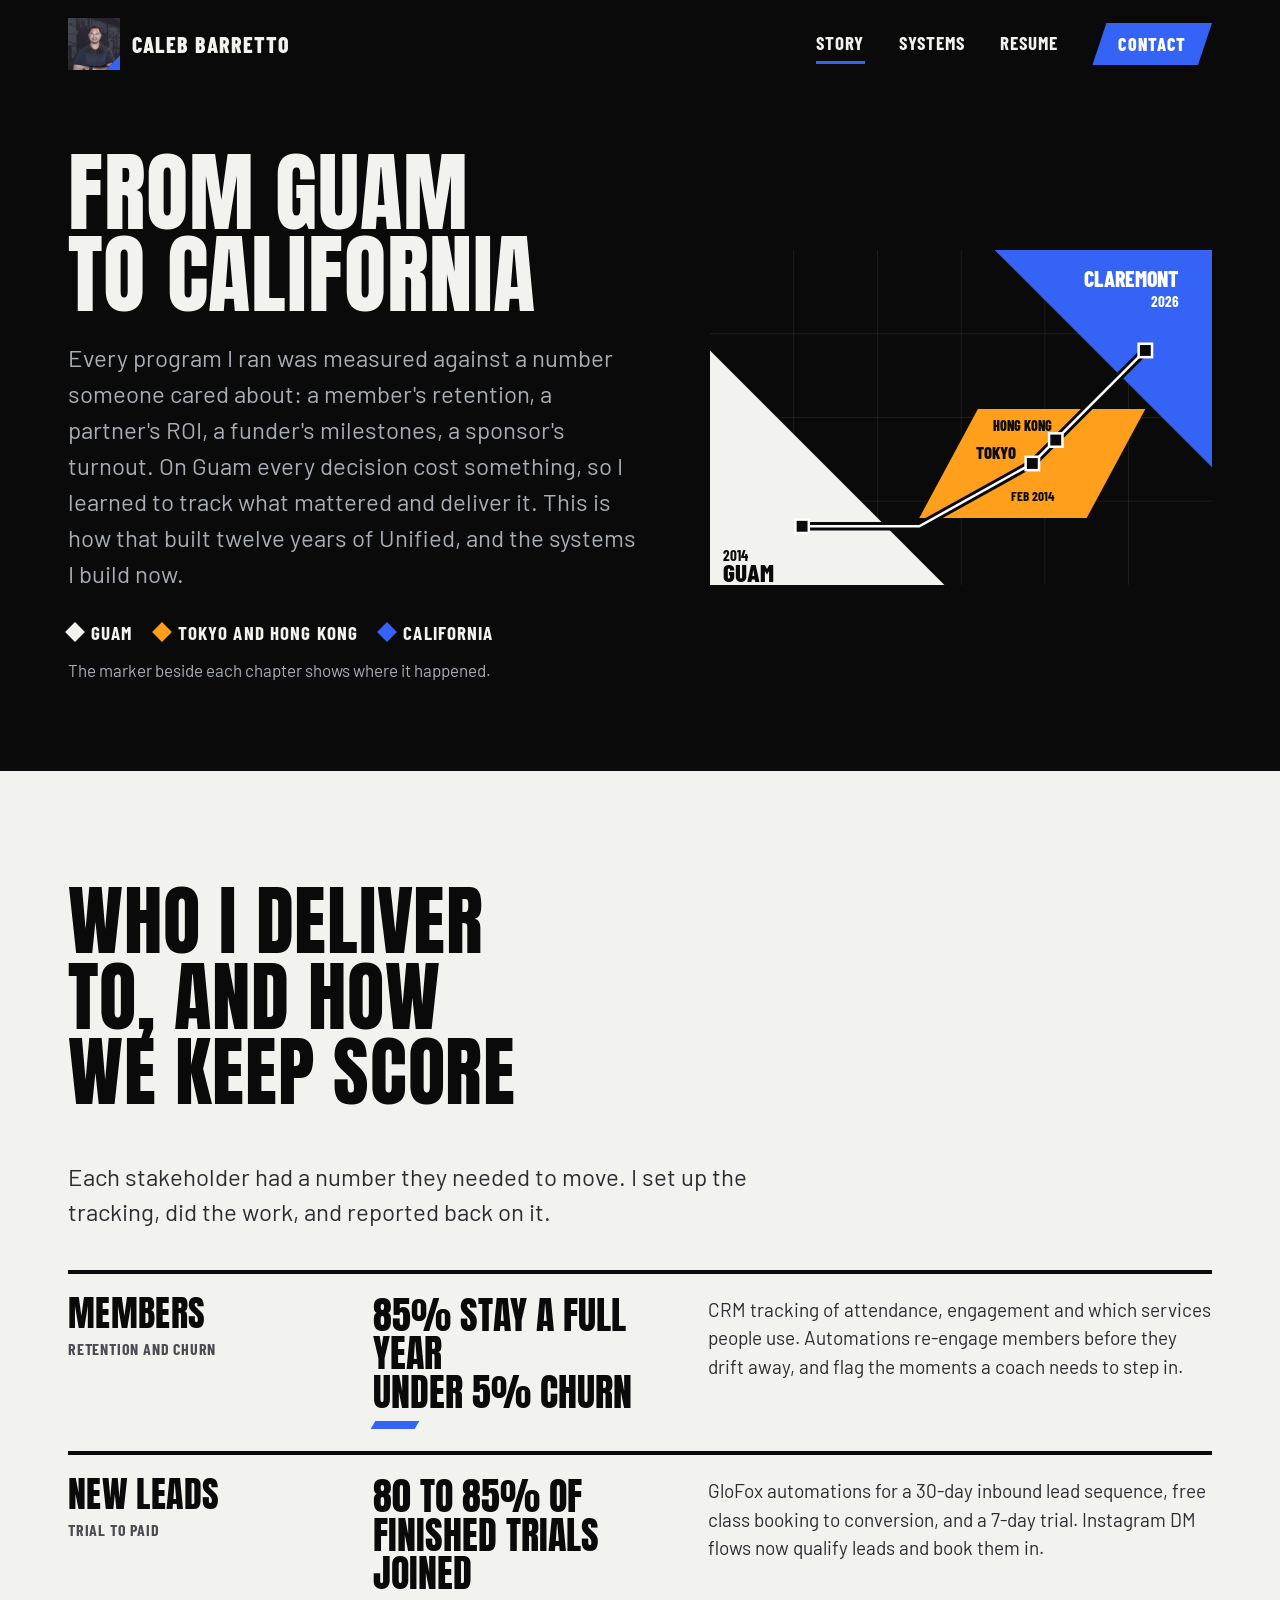
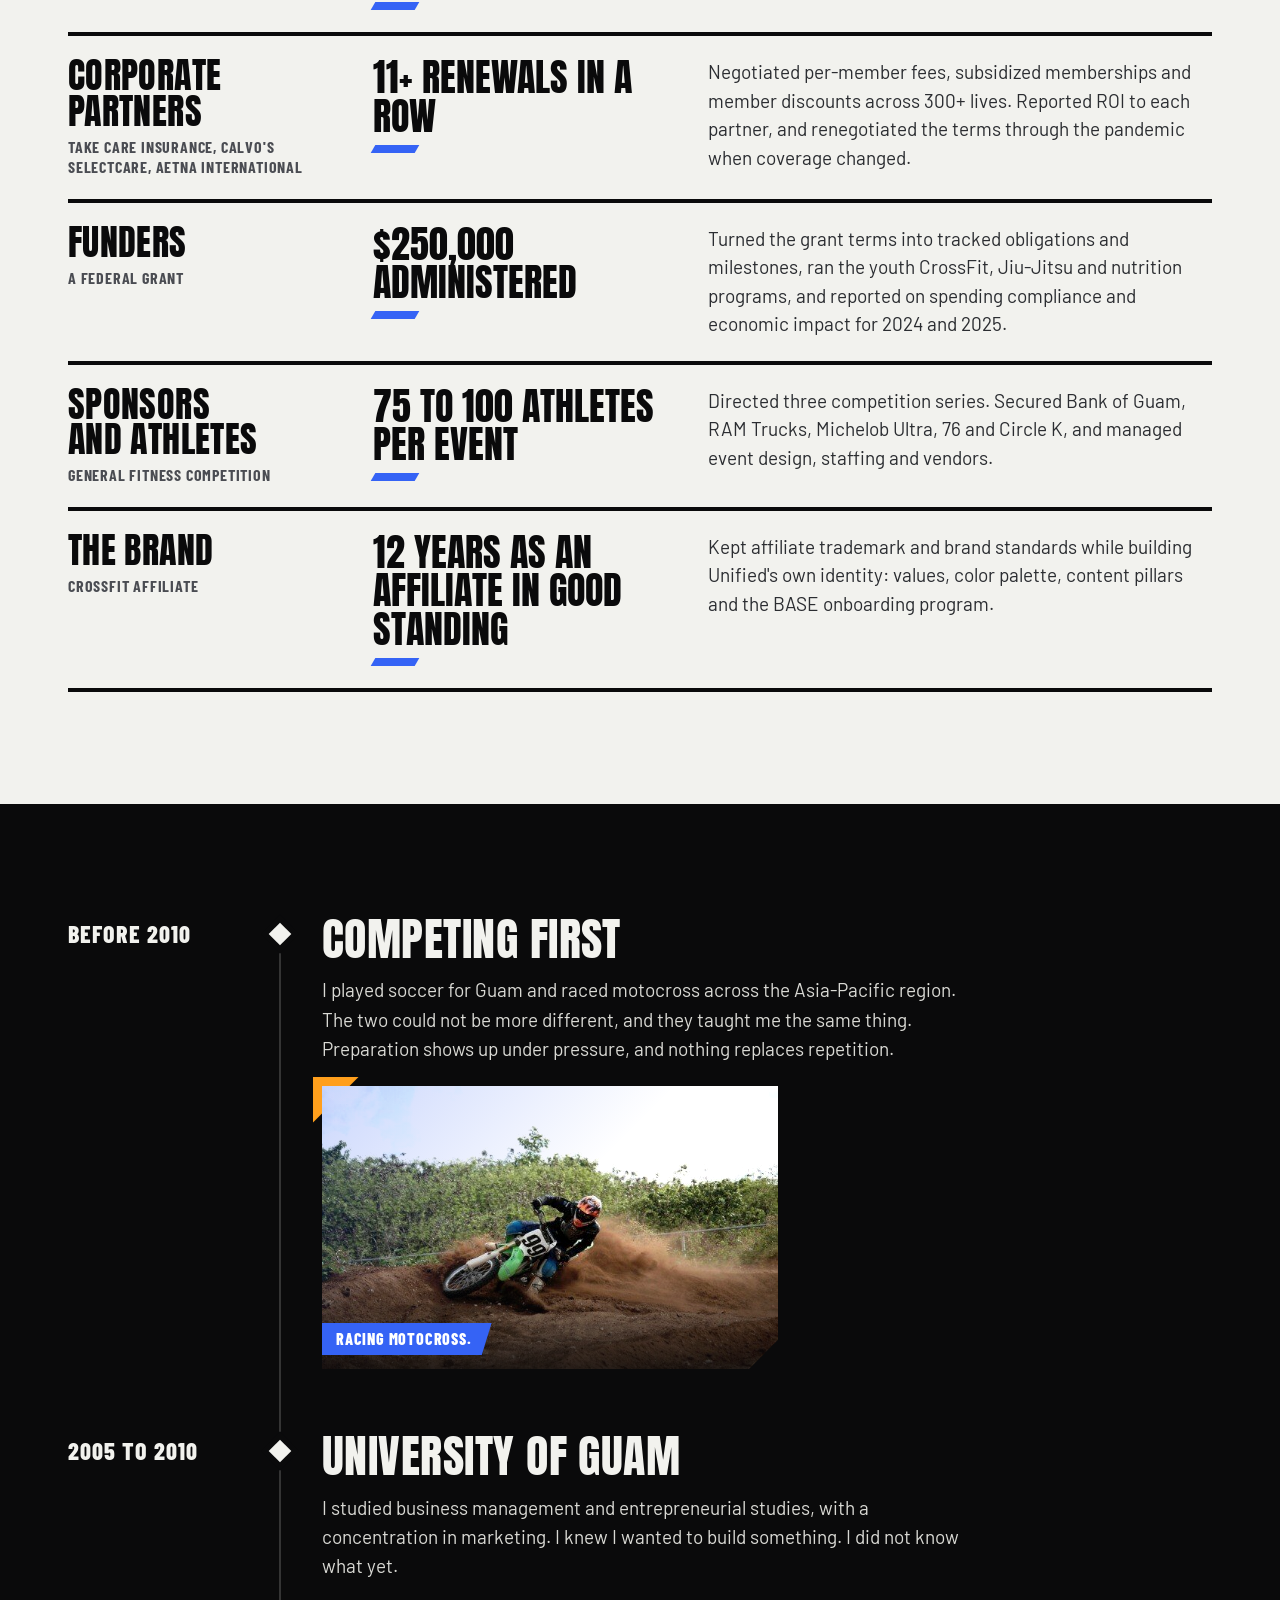
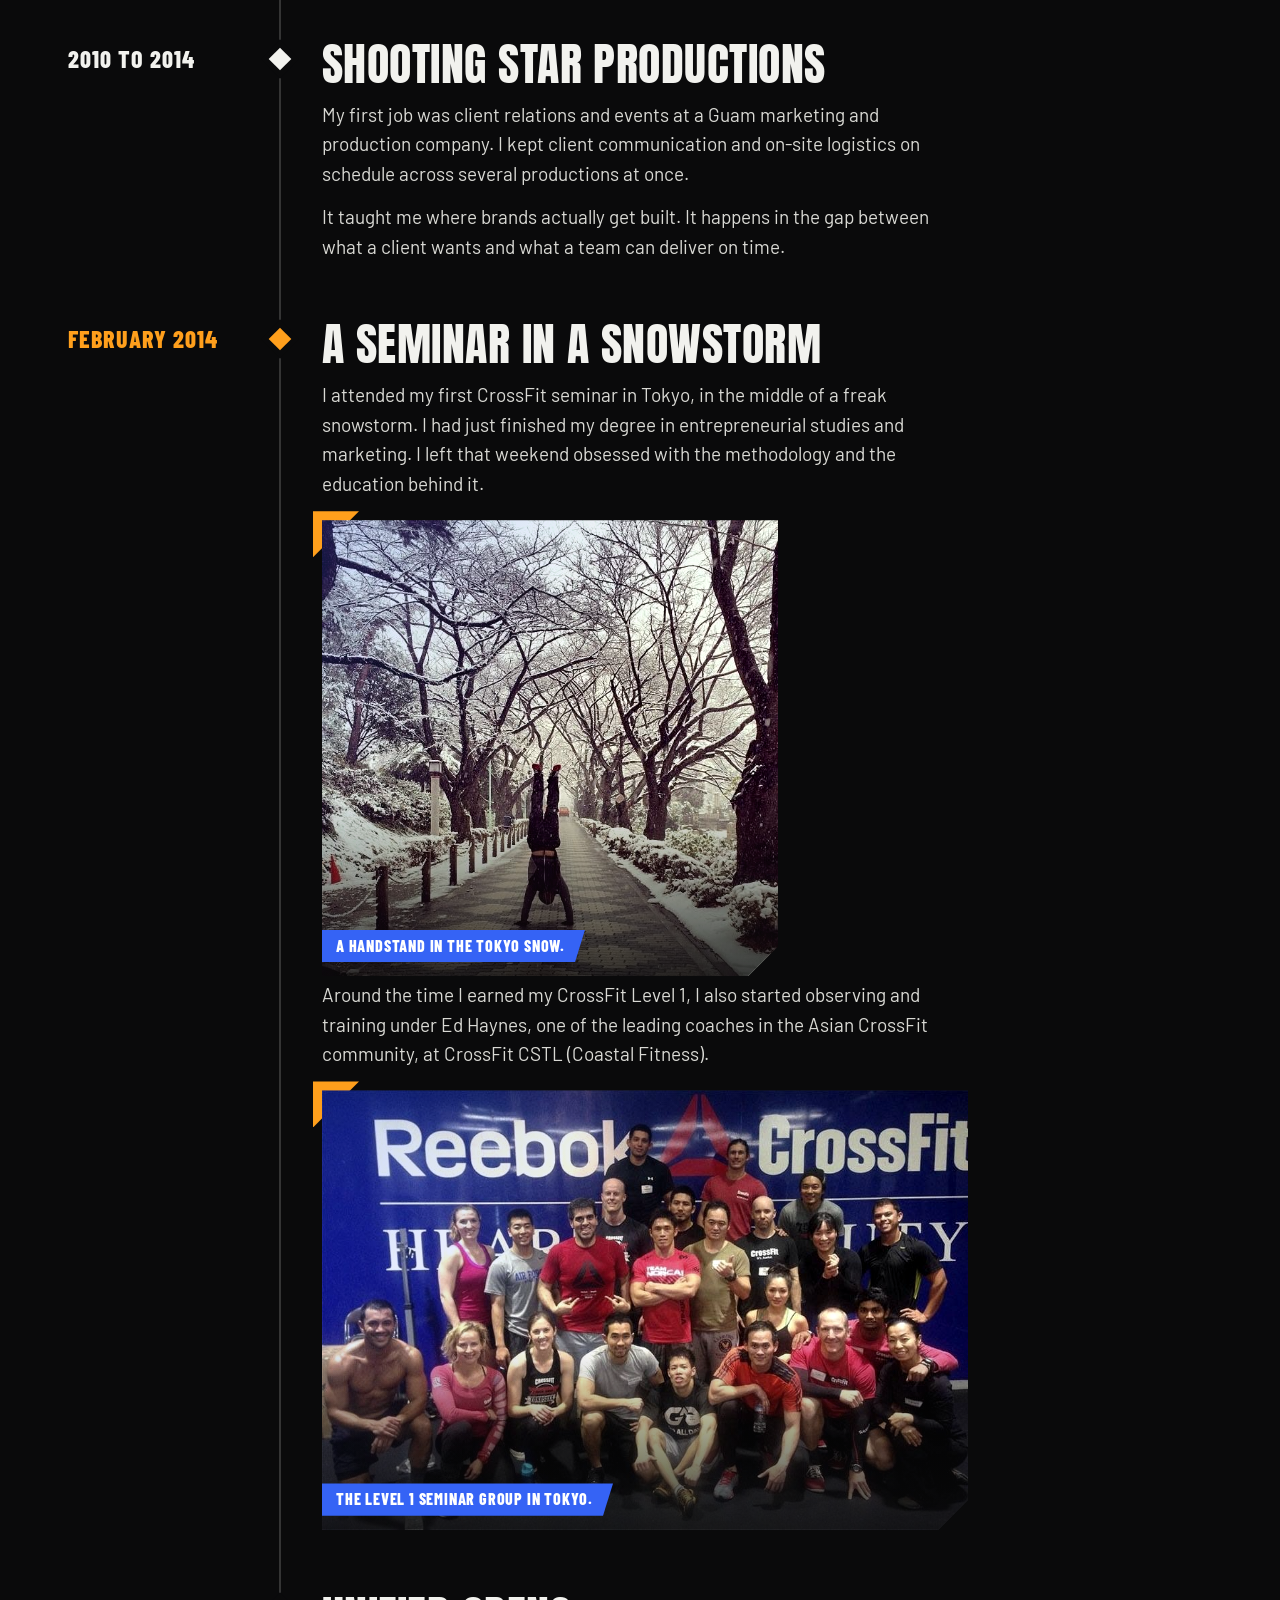
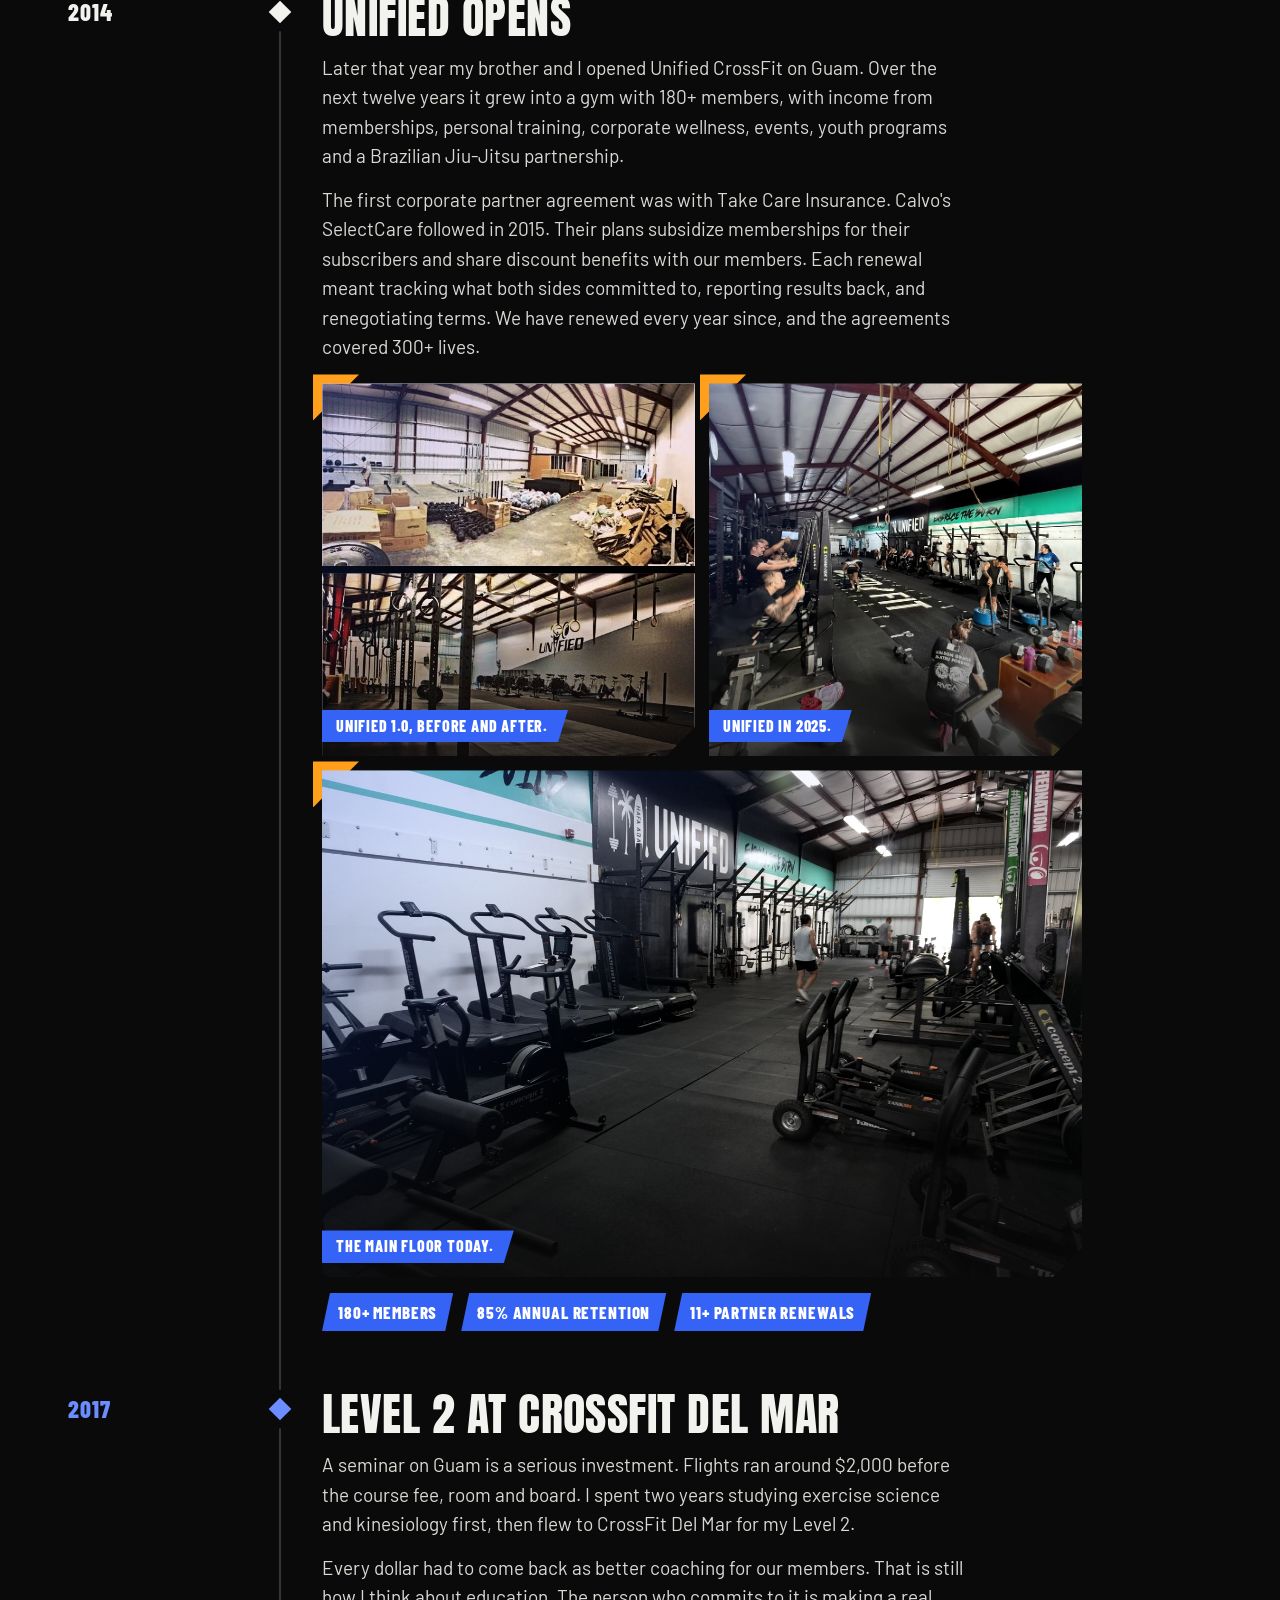
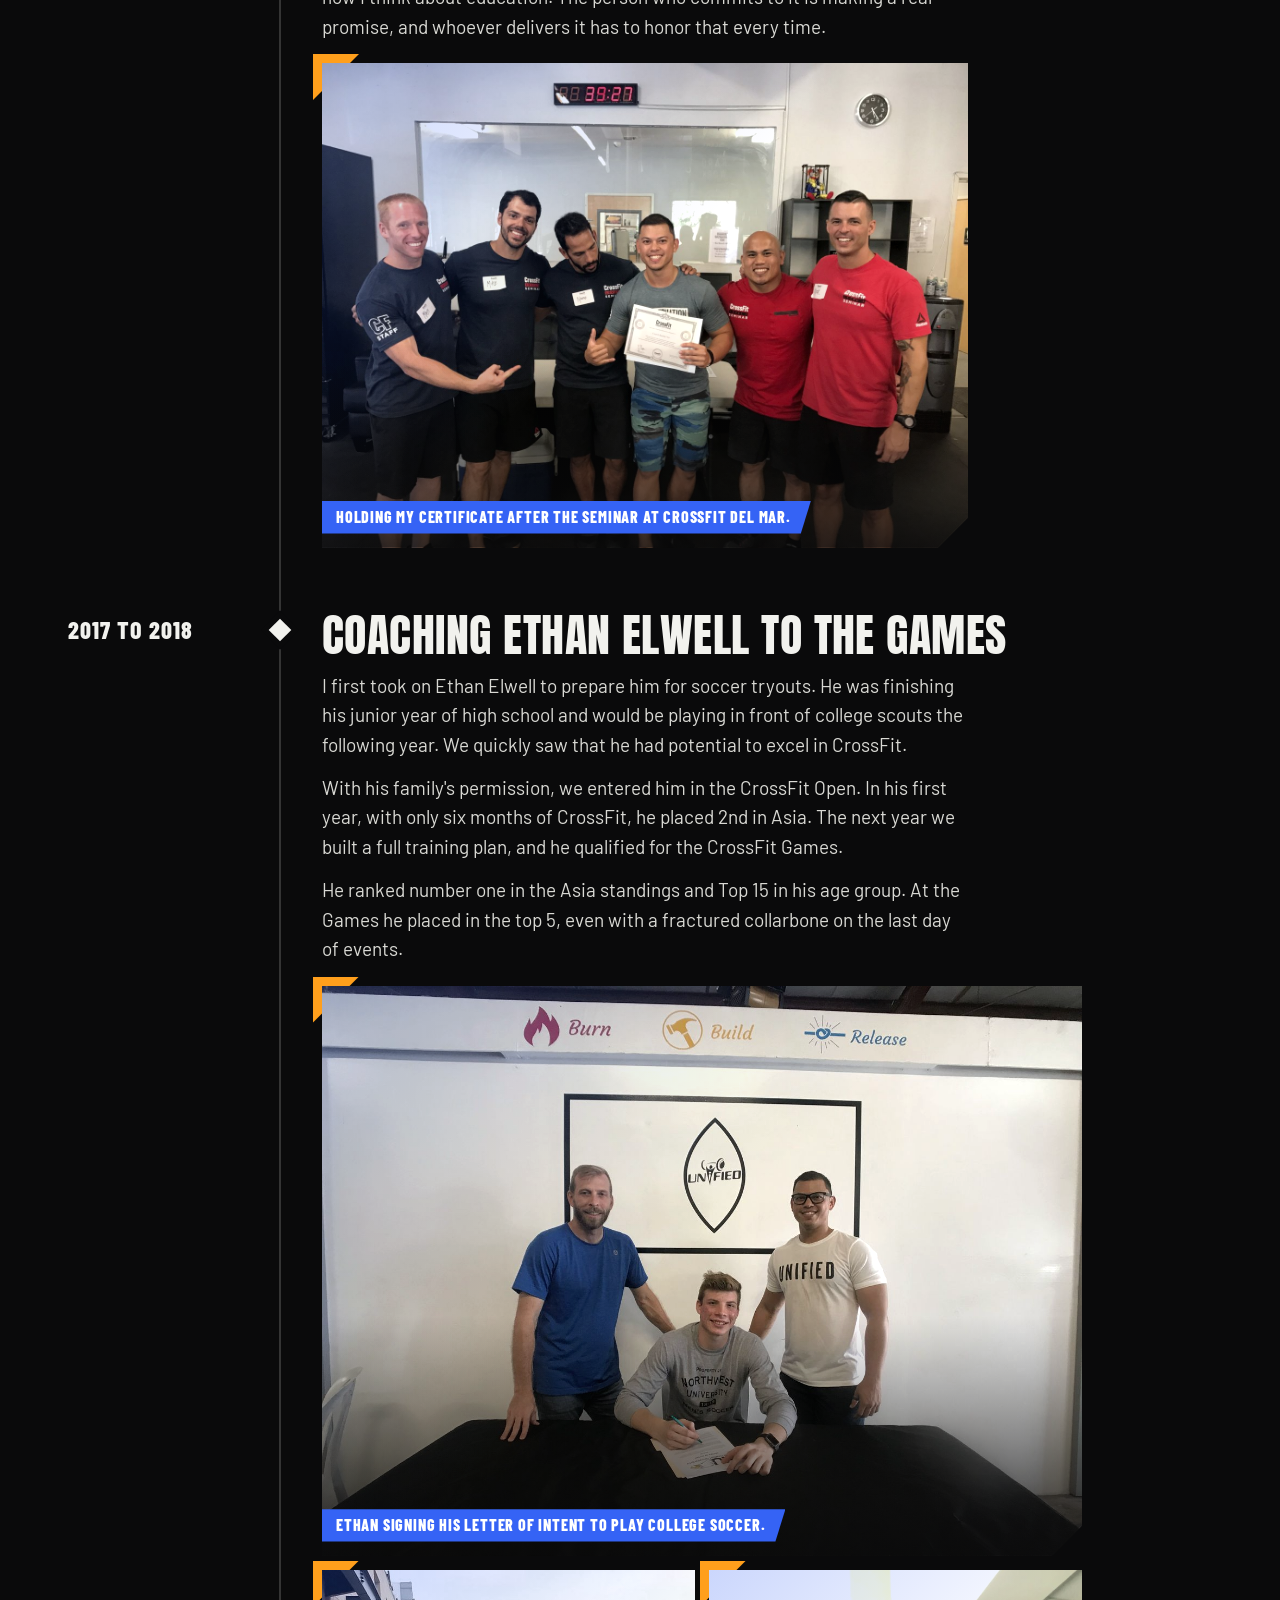
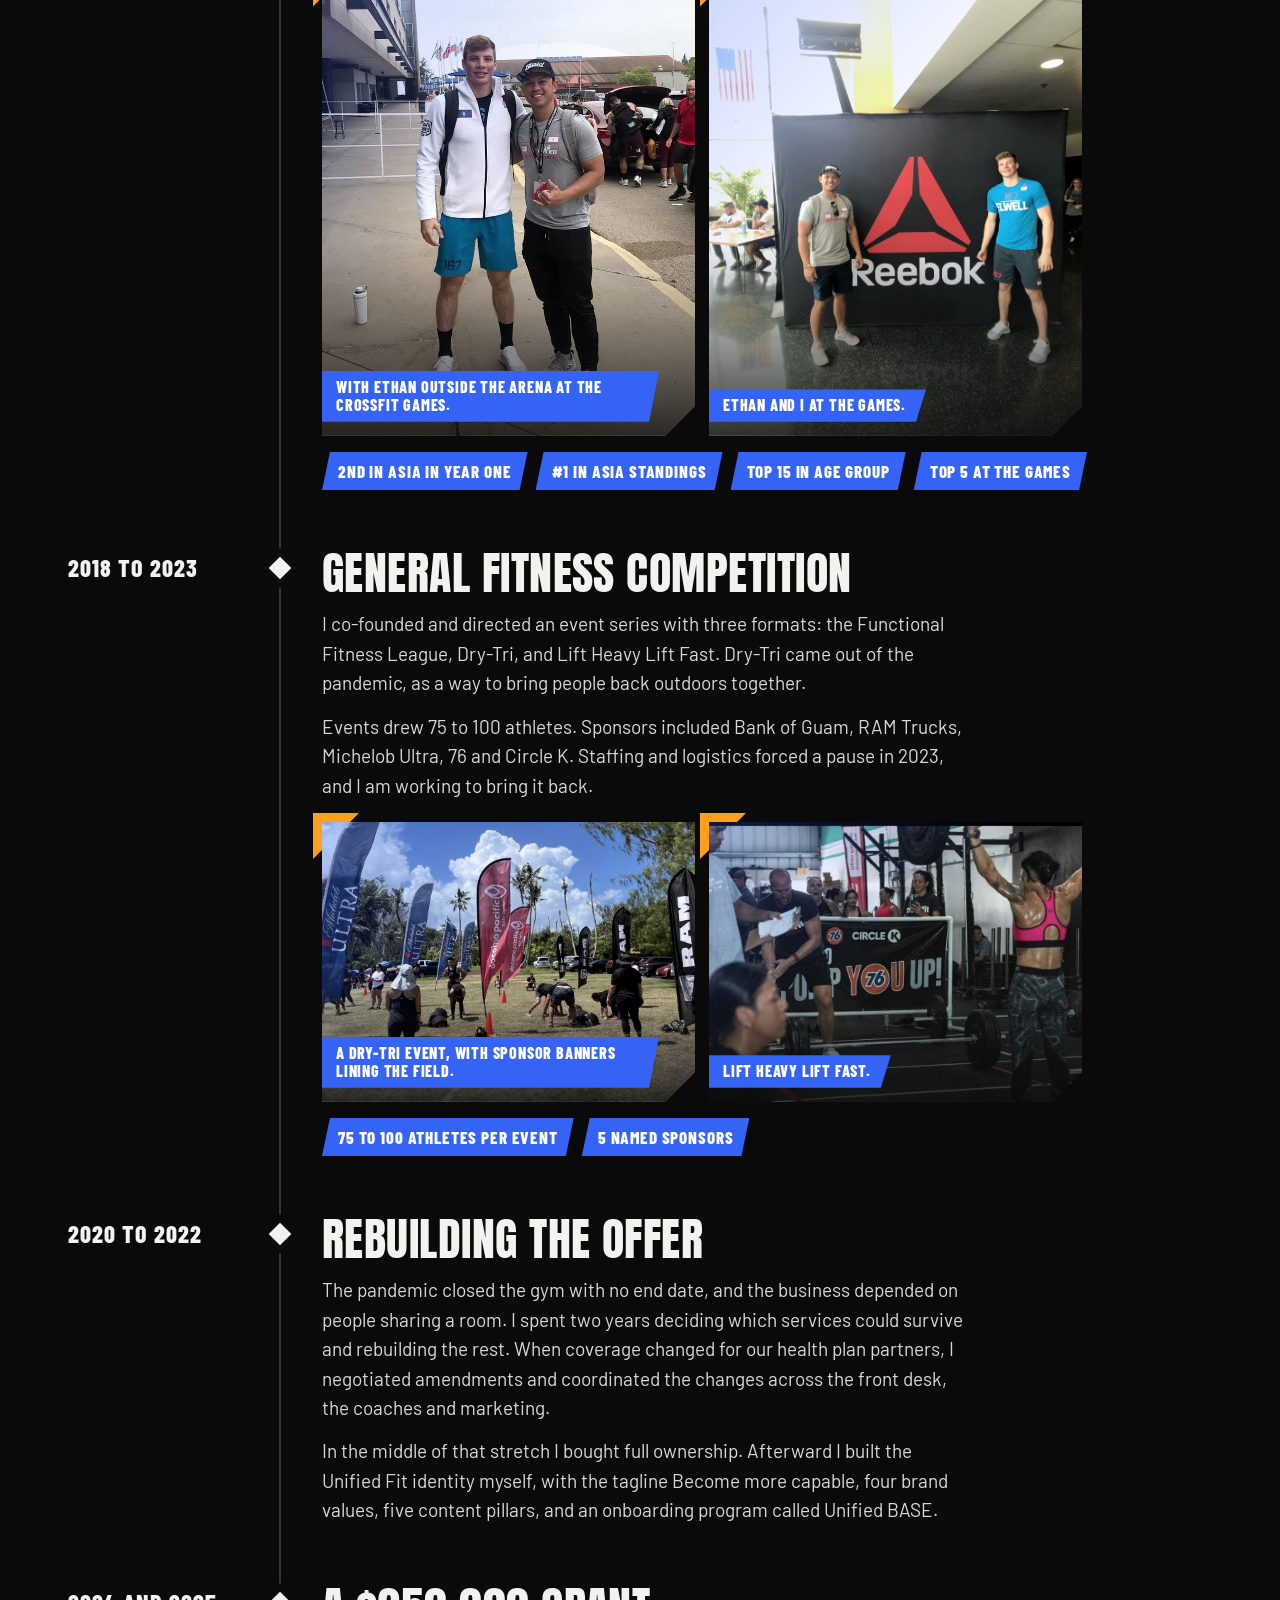
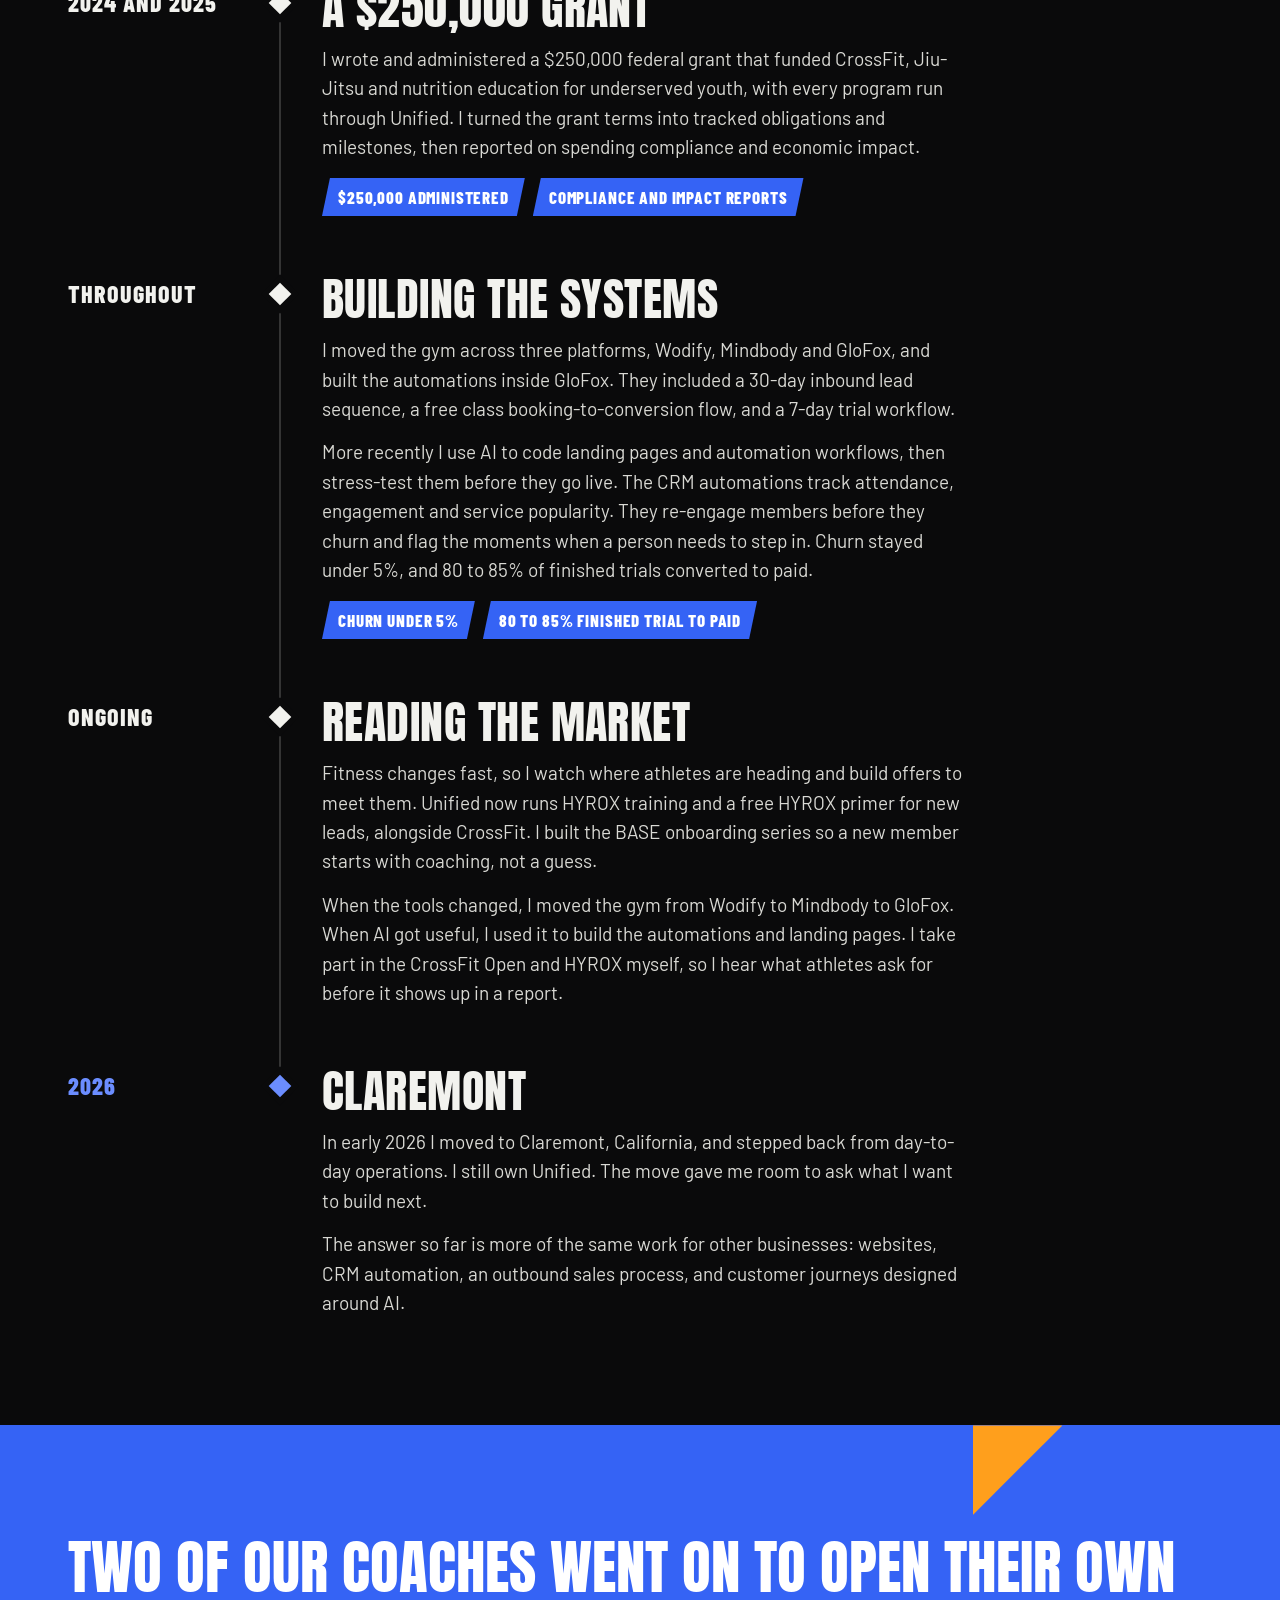
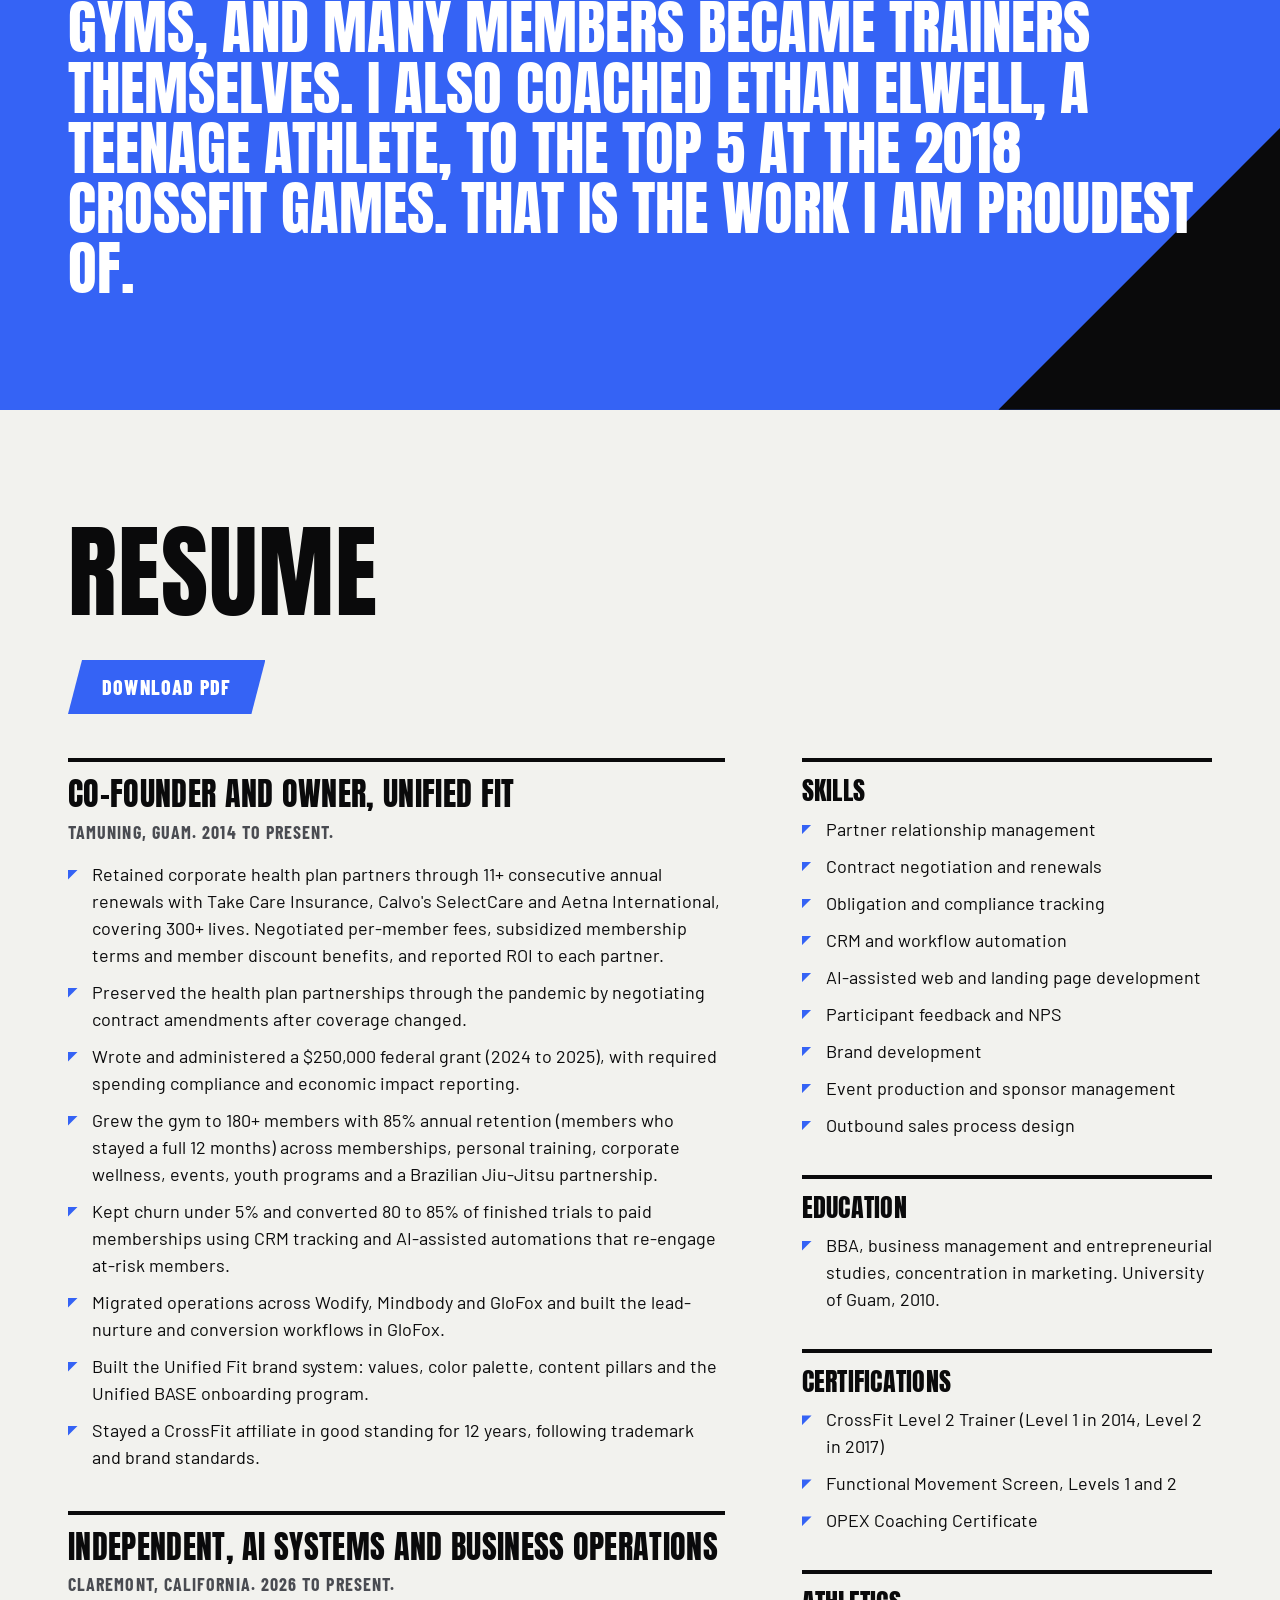
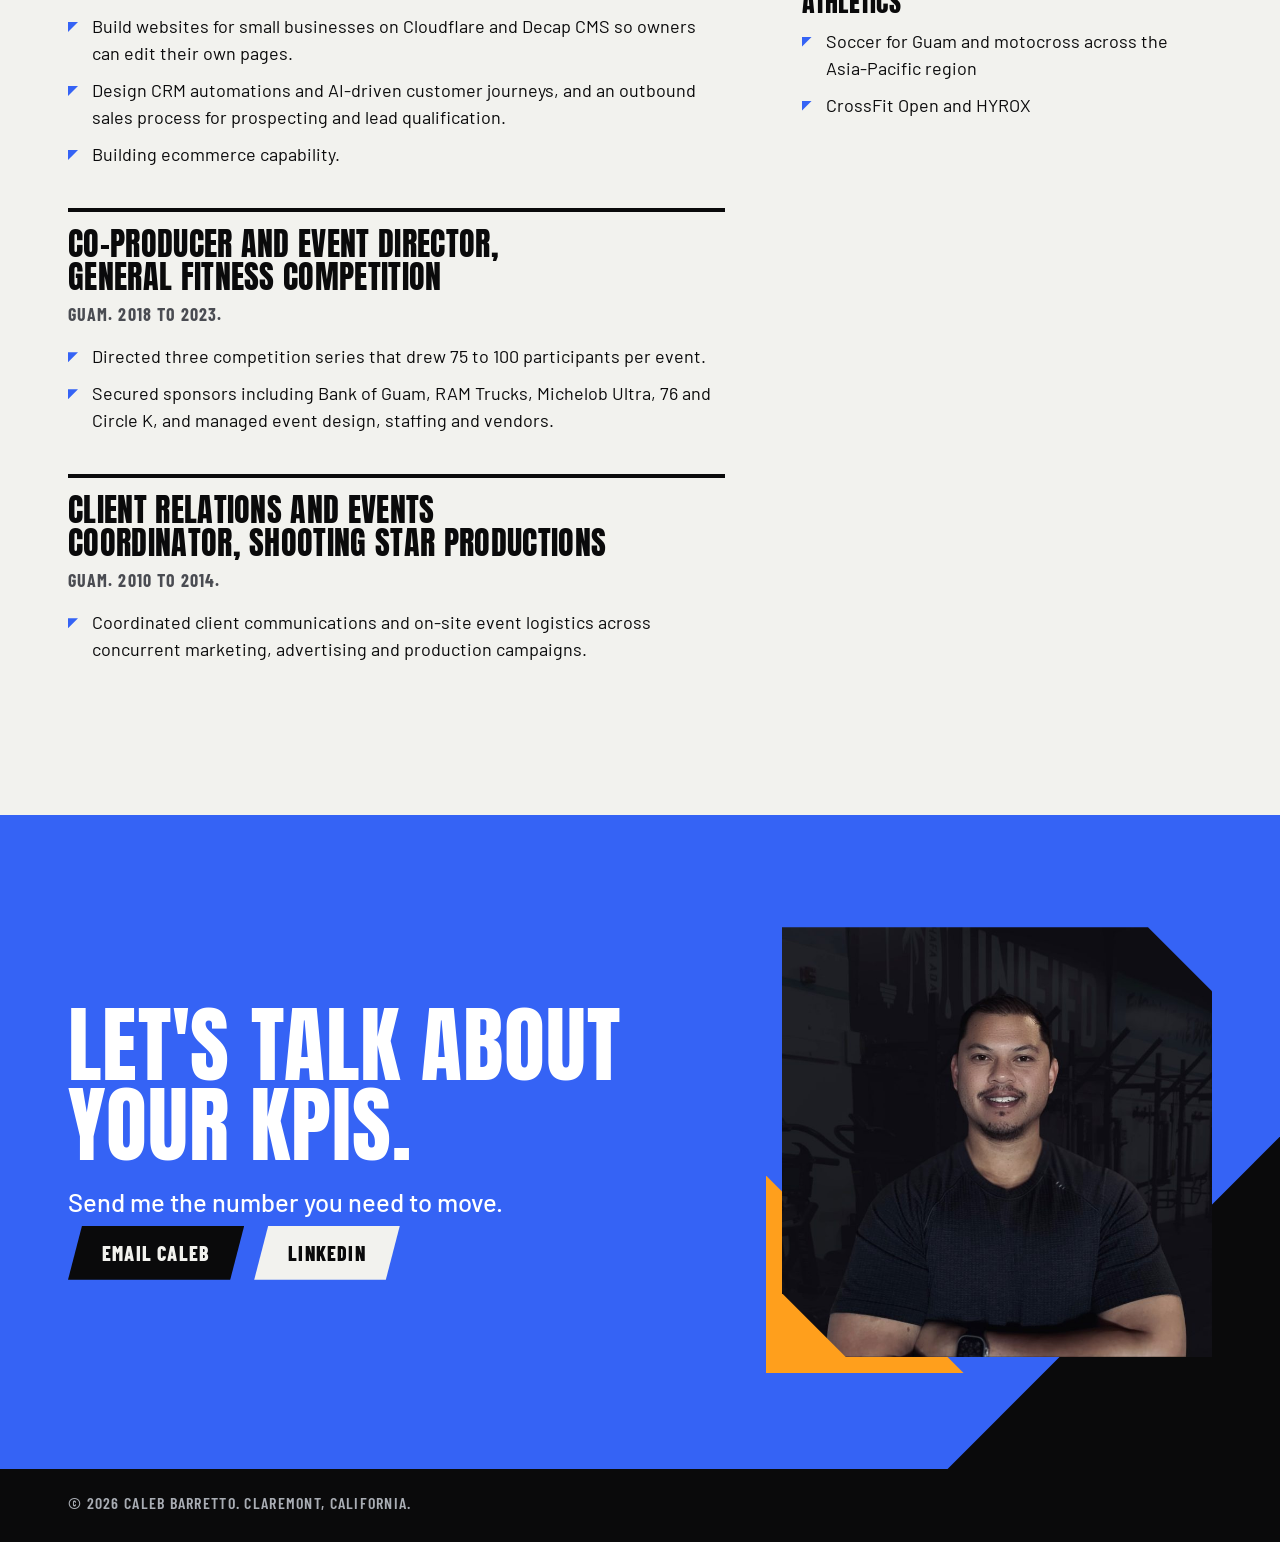
<file: story.html>
<!DOCTYPE html>
<html lang="en">
<head>
<meta charset="utf-8">
<meta name="viewport" content="width=device-width, initial-scale=1">
<title>Story | Caleb Barretto</title>
<meta name="description" content="Twelve years running Unified on Guam: retention, partner renewals, a $250,000 federal grant and sponsor deals, told as a timeline with the numbers.">
<link rel="preload" href="fonts/anton-latin-400-normal.woff2" as="font" type="font/woff2" crossorigin>
<link rel="icon" href="favicon.svg" type="image/svg+xml">
<link rel="icon" href="favicon-32.png" sizes="32x32" type="image/png">
<link rel="icon" href="favicon.ico" sizes="any">
<link rel="apple-touch-icon" href="apple-touch-icon.png">
<link rel="canonical" href="https://caleb-barretto.com/story.html">
<meta name="theme-color" content="#0A0A0B">
<meta name="author" content="Caleb Barretto">
<meta property="og:site_name" content="Caleb Barretto">
<meta property="og:type" content="article">
<meta property="og:url" content="https://caleb-barretto.com/story.html">
<meta property="og:title" content="From Guam to California | Caleb Barretto">
<meta property="og:description" content="Twelve years running Unified on Guam: retention, partner renewals, a $250,000 federal grant and sponsor deals, told as a timeline with the numbers.">
<meta property="og:image" content="https://caleb-barretto.com/og-image.jpg">
<meta property="og:image:width" content="1200">
<meta property="og:image:height" content="630">
<meta property="og:image:alt" content="Caleb Barretto, co-founder and owner of Unified, with the line: I ran a gym on Guam for twelve years. Now I build the systems that keep one running.">
<meta property="og:locale" content="en_US">
<meta name="twitter:card" content="summary_large_image">
<meta name="twitter:title" content="From Guam to California | Caleb Barretto">
<meta name="twitter:description" content="Twelve years running Unified on Guam: retention, partner renewals, a $250,000 federal grant and sponsor deals, told as a timeline with the numbers.">
<meta name="twitter:image" content="https://caleb-barretto.com/og-image.jpg">
<meta property="article:author" content="https://www.linkedin.com/in/caleb-barretto">
<script type="application/ld+json">{"@context":"https://schema.org","@type":"Person","name":"Caleb Barretto","givenName":"Caleb","familyName":"Barretto","url":"https://caleb-barretto.com/","image":"https://caleb-barretto.com/images/caleb.jpg","jobTitle":"Co-founder and owner, Unified Fit","description":"I ran a gym on Guam for twelve years. Now I build the systems that keep one running: CRM automations, landing pages, funnels and AI-built systems.","homeLocation":{"@type":"Place","address":{"@type":"PostalAddress","addressLocality":"Claremont","addressRegion":"CA","addressCountry":"US"}},"sameAs":["https://www.linkedin.com/in/caleb-barretto","https://www.unifiedfitguam.com/"],"worksFor":{"@type":"Organization","name":"Unified","alternateName":"Unified Fit","slogan":"Become More Capable","url":"https://www.unifiedfitguam.com/","description":"Unified is a strength and conditioning gym in Tamuning, Guam.","address":{"@type":"PostalAddress","streetAddress":"147 E.T. Calvo Memorial Pkwy","addressLocality":"Tamuning","addressCountry":"GU","postalCode":"96913"}}}</script>
<script data-goatcounter="https://caleb-barretto.goatcounter.com/count" async src="//gc.zgo.at/count.js"></script>
<link rel="stylesheet" href="styles.css">
</head>
<body>


<div class="wrap">
  <header class="site">
    <a class="mark" href="index.html" aria-label="Caleb Barretto, home"><span class="mk"><img src="images/caleb-mark.jpg" width="52" height="52" alt=""></span><span>Caleb Barretto</span></a>
    <nav aria-label="Main">
      <a href="story.html" aria-current="page">Story</a>
      <a href="systems.html">Systems</a>
      <a href="story.html#resume">Resume</a>
      <a class="btn" href="mailto:caleb@unifiedguam.com" data-goatcounter-click="email-click">Contact</a>
    </nav>
  </header>

  <section class="hero">
    <div>
      <h1>From Guam to California</h1>
      <p class="lede">Every program I ran was measured against a number someone cared about: a member's retention, a partner's ROI, a funder's milestones, a sponsor's turnout. On Guam every decision cost something, so I learned to track what mattered and deliver it. This is how that built twelve years of Unified, and the systems I build now.</p>
      <ul class="legend">
        <li><i style="background:#F2F2EE"></i>Guam</li>
        <li><i style="background:#FF9F1C"></i>Tokyo and Hong Kong</li>
        <li><i style="background:#3563F5"></i>California</li>
      </ul>
      <p class="legend-note">The marker beside each chapter shows where it happened.</p>
    </div>
    <svg class="hero-art" viewBox="0 0 600 400" role="img" aria-label="Abstract route across three angular shapes: a chalk triangle labelled Guam 2014, an orange parallelogram labelled Tokyo and Hong Kong, February 2014, and a cobalt triangle labelled Claremont 2026">
      <g stroke="#F2F2EE" stroke-opacity=".10"><path d="M0 100H600M0 200H600M0 300H600M100 0V400M200 0V400M300 0V400M400 0V400M500 0V400"/></g>
      <polygon points="0,400 0,120 280,400" fill="#F2F2EE"/>
      <polygon points="250,320 450,320 520,190 320,190" fill="#FF9F1C"/>
      <polygon points="600,0 600,260 340,0" fill="#3563F5"/>
      <polyline points="110,330 250,330 385,255 520,120" fill="none" stroke="#0A0A0B" stroke-width="10" stroke-linejoin="miter"/>
      <polyline points="110,330 250,330 385,255 520,120" fill="none" stroke="#fff" stroke-width="3" stroke-linejoin="miter"/>
      <g fill="#0A0A0B" stroke="#fff" stroke-width="3"><rect x="102" y="322" width="16" height="16"/><rect x="377" y="247" width="16" height="16"/><rect x="405" y="219" width="16" height="16"/><rect x="512" y="112" width="16" height="16"/></g>
      <text x="16" y="372" fill="#0A0A0B" font-size="18" font-weight="700">2014</text>
      <text x="16" y="396" fill="#0A0A0B" font-size="30" font-weight="800">GUAM</text>
      <text x="366" y="250" fill="#0A0A0B" font-size="20" font-weight="800" text-anchor="end">TOKYO</text>
      <text x="408" y="216" fill="#0A0A0B" font-size="17" font-weight="800" text-anchor="end">HONG KONG</text>
      <text x="385" y="300" fill="#0A0A0B" font-size="16" font-weight="700" text-anchor="middle">FEB 2014</text>
      <text x="560" y="44" fill="#FFFFFF" font-size="26" font-weight="800" text-anchor="end">CLAREMONT</text>
      <text x="560" y="68" fill="#FFFFFF" font-size="18" font-weight="700" text-anchor="end">2026</text>
    </svg>
  </section>

</div>

<section class="light sec" id="scorecard">
  <div class="wrap">
    <h2 class="sec-h">Who I deliver to, and how we keep score</h2>
    <p class="sc-head">Each stakeholder had a number they needed to move. I set up the tracking, did the work, and reported back on it.</p>
    <ol class="sc">
      <li><h3>Members<small>Retention and churn</small></h3><div class="num">85% stay a full year<br>Under 5% churn</div><p>CRM tracking of attendance, engagement and which services people use. Automations re-engage members before they drift away, and flag the moments a coach needs to step in.</p></li>
      <li><h3>New leads<small>Trial to paid</small></h3><div class="num">80 to 85% of finished trials joined</div><p>GloFox automations for a 30-day inbound lead sequence, free class booking to conversion, and a 7-day trial. Instagram DM flows now qualify leads and book them in.</p></li>
      <li><h3>Corporate partners<small>Take Care Insurance, Calvo's SelectCare, Aetna International</small></h3><div class="num">11+ renewals in a row</div><p>Negotiated per-member fees, subsidized memberships and member discounts across 300+ lives. Reported ROI to each partner, and renegotiated the terms through the pandemic when coverage changed.</p></li>
      <li><h3>Funders<small>A federal grant</small></h3><div class="num">$250,000 administered</div><p>Turned the grant terms into tracked obligations and milestones, ran the youth CrossFit, Jiu-Jitsu and nutrition programs, and reported on spending compliance and economic impact for 2024 and 2025.</p></li>
      <li><h3>Sponsors and athletes<small>General Fitness Competition</small></h3><div class="num">75 to 100 athletes per event</div><p>Directed three competition series. Secured Bank of Guam, RAM Trucks, Michelob Ultra, 76 and Circle K, and managed event design, staffing and vendors.</p></li>
      <li><h3>The brand<small>CrossFit affiliate</small></h3><div class="num">12 years as an affiliate in good standing</div><p>Kept affiliate trademark and brand standards while building Unified's own identity: values, color palette, content pillars and the BASE onboarding program.</p></li>
    </ol>
  </div>
</section>

<div class="wrap" style="padding-top:clamp(56px,9vw,112px)">
  <ol class="timeline">

    <li class="ch guam">
      <div class="when">Before 2010</div>
      <div class="rail"><span class="dot"></span></div>
      <div class="what">
        <h2>Competing first</h2>
        <p>I played soccer for Guam and raced motocross across the Asia-Pacific region. The two could not be more different, and they taught me the same thing. Preparation shows up under pressure, and nothing replaces repetition.</p>
        <div class="shots one small"><figure class="shot "><div class="ph"><img src="images/motocross.jpg" alt="Caleb leaning a green motocross bike through a corner and kicking up red dirt" width="604" height="376" loading="lazy"></div><figcaption>Racing motocross.</figcaption></figure></div>
      </div>
    </li>

    <li class="ch guam">
      <div class="when">2005 to 2010</div>
      <div class="rail"><span class="dot"></span></div>
      <div class="what">
        <h2>University of Guam</h2>
        <p>I studied business management and entrepreneurial studies, with a concentration in marketing. I knew I wanted to build something. I did not know what yet.</p>
      </div>
    </li>

    <li class="ch guam">
      <div class="when">2010 to 2014</div>
      <div class="rail"><span class="dot"></span></div>
      <div class="what">
        <h2>Shooting Star Productions</h2>
        <p>My first job was client relations and events at a Guam marketing and production company. I kept client communication and on-site logistics on schedule across several productions at once.</p>
        <p>It taught me where brands actually get built. It happens in the gap between what a client wants and what a team can deliver on time.</p>
      </div>
    </li>

    <li class="ch tokyo">
      <div class="when">February 2014</div>
      <div class="rail"><span class="dot"></span></div>
      <div class="what">
        <h2>A seminar in a snowstorm</h2>
        <p>I attended my first CrossFit seminar in Tokyo, in the middle of a freak snowstorm. I had just finished my degree in entrepreneurial studies and marketing. I left that weekend obsessed with the methodology and the education behind it.</p>
        <div class="shots one small"><figure class="shot "><div class="ph"><img src="images/tokyo-snow.jpg" alt="Caleb doing a handstand on a brick path lined with snow-covered cherry trees" width="640" height="640" loading="lazy"></div><figcaption>A handstand in the Tokyo snow.</figcaption></figure></div>
        <p>Around the time I earned my CrossFit Level 1, I also started observing and training under Ed Haynes, one of the leading coaches in the Asian CrossFit community, at CrossFit CSTL (Coastal Fitness).</p>
        <div class="shots one"><figure class="shot "><div class="ph"><img src="images/cf-level1-tokyo.jpg" alt="Group photo of the Level 1 seminar attendees and staff in front of a Reebok CrossFit banner" width="960" height="653" loading="lazy"></div><figcaption>The Level 1 seminar group in Tokyo.</figcaption></figure></div>
      </div>
    </li>

    <li class="ch guam">
      <div class="when">2014</div>
      <div class="rail"><span class="dot"></span></div>
      <div class="what">
        <h2>Unified opens</h2>
        <p>Later that year my brother and I opened Unified CrossFit on Guam. Over the next twelve years it grew into a gym with 180+ members, with income from memberships, personal training, corporate wellness, events, youth programs and a Brazilian Jiu-Jitsu partnership.</p>
        <p>The first corporate partner agreement was with Take Care Insurance. Calvo's SelectCare followed in 2015. Their plans subsidize memberships for their subscribers and share discount benefits with our members. Each renewal meant tracking what both sides committed to, reporting results back, and renegotiating terms. We have renewed every year since, and the agreements covered 300+ lives.</p>
        <div class="shots"><figure class="shot sq"><div class="ph"><img src="images/unified-1-0.jpg" alt="Before and after of the first Unified gym, an empty warehouse full of boxes above and the finished gym with rigs, rings and bikes below" width="616" height="619" loading="lazy"></div><figcaption>Unified 1.0, before and after.</figcaption></figure><figure class="shot sq pt"><div class="ph"><img src="images/unified-2025-class.jpg" alt="Members training at Unified in 2025, with people on ski ergs, bikes and sleds under the steel roof" width="825" height="1100" loading="lazy"></div><figcaption>Unified in 2025.</figcaption></figure><figure class="shot wide"><div class="ph"><img src="images/unified-2025-floor.jpg" alt="The Unified gym floor in 2025, with assault runners, rigs and the UNIFIED wall" width="1400" height="933" loading="lazy"></div><figcaption>The main floor today.</figcaption></figure></div>
        <div class="kpis"><span>180+ members</span><span>85% annual retention</span><span>11+ partner renewals</span></div>
      </div>
    </li>

    <li class="ch cal">
      <div class="when">2017</div>
      <div class="rail"><span class="dot"></span></div>
      <div class="what">
        <h2>Level 2 at CrossFit Del Mar</h2>
        <p>A seminar on Guam is a serious investment. Flights ran around $2,000 before the course fee, room and board. I spent two years studying exercise science and kinesiology first, then flew to CrossFit Del Mar for my Level 2.</p>
        <p>Every dollar had to come back as better coaching for our members. That is still how I think about education. The person who commits to it is making a real promise, and whoever delivers it has to honor that every time.</p>
        <div class="shots one"><figure class="shot "><div class="ph"><img src="images/cf-level2.jpg" alt="Caleb holding his CrossFit certificate between smiling seminar staff" width="1400" height="1050" loading="lazy"></div><figcaption>Holding my certificate after the seminar at CrossFit Del Mar.</figcaption></figure></div>
      </div>
    </li>

    <li class="ch guam">
      <div class="when">2017 to 2018</div>
      <div class="rail"><span class="dot"></span></div>
      <div class="what">
        <h2>Coaching Ethan Elwell to the Games</h2>
        <p>I first took on Ethan Elwell to prepare him for soccer tryouts. He was finishing his junior year of high school and would be playing in front of college scouts the following year. We quickly saw that he had potential to excel in CrossFit.</p>
        <p>With his family's permission, we entered him in the CrossFit Open. In his first year, with only six months of CrossFit, he placed 2nd in Asia. The next year we built a full training plan, and he qualified for the CrossFit Games.</p>
        <p>He ranked number one in the Asia standings and Top 15 in his age group. At the Games he placed in the top 5, even with a fractured collarbone on the last day of events.</p>
        <div class="shots"><figure class="shot wide"><div class="ph"><img src="images/ethan-signing.jpg" alt="Ethan Elwell seated at a table signing a college letter of intent, flanked by two coaches" width="1400" height="1050" loading="lazy"></div><figcaption>Ethan signing his letter of intent to play college soccer.</figcaption></figure><figure class="shot tall"><div class="ph"><img src="images/ethan-games.jpg" alt="Caleb and Ethan Elwell standing together outside the CrossFit Games arena" width="859" height="908" loading="lazy"></div><figcaption>With Ethan outside the arena at the CrossFit Games.</figcaption></figure><figure class="shot tall"><div class="ph"><img src="images/ethan-reebok.jpg" alt="Caleb and Ethan Elwell standing on either side of a Reebok backdrop at the Games" width="825" height="1100" loading="lazy"></div><figcaption>Ethan and I at the Games.</figcaption></figure></div>
        <div class="kpis"><span>2nd in Asia in year one</span><span>#1 in Asia standings</span><span>Top 15 in age group</span><span>Top 5 at the Games</span></div>
      </div>
    </li>

    <li class="ch guam">
      <div class="when">2018 to 2023</div>
      <div class="rail"><span class="dot"></span></div>
      <div class="what">
        <h2>General Fitness Competition</h2>
        <p>I co-founded and directed an event series with three formats: the Functional Fitness League, Dry-Tri, and Lift Heavy Lift Fast. Dry-Tri came out of the pandemic, as a way to bring people back outdoors together.</p>
        <p>Events drew 75 to 100 athletes. Sponsors included Bank of Guam, RAM Trucks, Michelob Ultra, 76 and Circle K. Staffing and logistics forced a pause in 2023, and I am working to bring it back.</p>
        <div class="shots"><figure class="shot land"><div class="ph"><img src="images/gfc-dry-tri.jpg" alt="Athletes working through an outdoor Dry-Tri event on a grass field beneath sponsor banners" width="1400" height="788" loading="lazy"></div><figcaption>A Dry-Tri event, with sponsor banners lining the field.</figcaption></figure><figure class="shot land"><div class="ph"><img src="images/gfc-lift.jpg" alt="An athlete celebrating at a Lift Heavy Lift Fast event in front of a 76 and Circle K banner" width="900" height="700" loading="lazy"></div><figcaption>Lift Heavy Lift Fast.</figcaption></figure></div>
        <div class="kpis"><span>75 to 100 athletes per event</span><span>5 named sponsors</span></div>
      </div>
    </li>

    <li class="ch guam">
      <div class="when">2020 to 2022</div>
      <div class="rail"><span class="dot"></span></div>
      <div class="what">
        <h2>Rebuilding the offer</h2>
        <p>The pandemic closed the gym with no end date, and the business depended on people sharing a room. I spent two years deciding which services could survive and rebuilding the rest. When coverage changed for our health plan partners, I negotiated amendments and coordinated the changes across the front desk, the coaches and marketing.</p>
        <p>In the middle of that stretch I bought full ownership. Afterward I built the Unified Fit identity myself, with the tagline Become more capable, four brand values, five content pillars, and an onboarding program called Unified BASE.</p>
      </div>
    </li>

    <li class="ch guam">
      <div class="when">2024 and 2025</div>
      <div class="rail"><span class="dot"></span></div>
      <div class="what">
        <h2>A $250,000 grant</h2>
        <p>I wrote and administered a $250,000 federal grant that funded CrossFit, Jiu-Jitsu and nutrition education for underserved youth, with every program run through Unified. I turned the grant terms into tracked obligations and milestones, then reported on spending compliance and economic impact.</p>
        <div class="kpis"><span>$250,000 administered</span><span>Compliance and impact reports</span></div>
      </div>
    </li>

    <li class="ch guam">
      <div class="when">Throughout</div>
      <div class="rail"><span class="dot"></span></div>
      <div class="what">
        <h2>Building the systems</h2>
        <p>I moved the gym across three platforms, Wodify, Mindbody and GloFox, and built the automations inside GloFox. They included a 30-day inbound lead sequence, a free class booking-to-conversion flow, and a 7-day trial workflow.</p>
        <p>More recently I use AI to code landing pages and automation workflows, then stress-test them before they go live. The CRM automations track attendance, engagement and service popularity. They re-engage members before they churn and flag the moments when a person needs to step in. Churn stayed under 5%, and 80 to 85% of finished trials converted to paid.</p>
        <div class="kpis"><span>Churn under 5%</span><span>80 to 85% finished trial to paid</span></div>
      </div>
    </li>

    <li class="ch guam">
      <div class="when">Ongoing</div>
      <div class="rail"><span class="dot"></span></div>
      <div class="what">
        <h2>Reading the market</h2>
        <p>Fitness changes fast, so I watch where athletes are heading and build offers to meet them. Unified now runs HYROX training and a free HYROX primer for new leads, alongside CrossFit. I built the BASE onboarding series so a new member starts with coaching, not a guess.</p>
        <p>When the tools changed, I moved the gym from Wodify to Mindbody to GloFox. When AI got useful, I used it to build the automations and landing pages. I take part in the CrossFit Open and HYROX myself, so I hear what athletes ask for before it shows up in a report.</p>
      </div>
    </li>

    <li class="ch cal">
      <div class="when">2026</div>
      <div class="rail"><span class="dot"></span></div>
      <div class="what">
        <h2>Claremont</h2>
        <p>In early 2026 I moved to Claremont, California, and stepped back from day-to-day operations. I still own Unified. The move gave me room to ask what I want to build next.</p>
        <p>The answer so far is more of the same work for other businesses: websites, CRM automation, an outbound sales process, and customer journeys designed around AI.</p>
      </div>
    </li>

  </ol>
</div>

<section class="close">
  <span class="d" aria-hidden="true"></span>
  <span class="q" aria-hidden="true"></span>
  <div class="wrap">
    <p>Two of our coaches went on to open their own gyms, and many members became trainers themselves. I also coached Ethan Elwell, a teenage athlete, to the top 5 at the 2018 CrossFit Games. That is the work I am proudest of.</p>
  </div>
</section>

<section class="resume" id="resume">
  <div class="wrap">
    <h2 class="sec-h">Resume</h2>
    <p class="res-dl"><a class="btn" href="Caleb-Barretto-Resume.pdf" download data-goatcounter-click="resume-pdf">Download PDF</a></p>
    <div class="res-grid">
      <div>
        <div class="job">
          <h3>Co-founder and owner, Unified Fit</h3>
          <p class="meta">Tamuning, Guam. 2014 to present.</p>
          <ul>
            <li>Retained corporate health plan partners through 11+ consecutive annual renewals with Take Care Insurance, Calvo's SelectCare and Aetna International, covering 300+ lives. Negotiated per-member fees, subsidized membership terms and member discount benefits, and reported ROI to each partner.</li>
            <li>Preserved the health plan partnerships through the pandemic by negotiating contract amendments after coverage changed.</li>
            <li>Wrote and administered a $250,000 federal grant (2024 to 2025), with required spending compliance and economic impact reporting.</li>
            <li>Grew the gym to 180+ members with 85% annual retention (members who stayed a full 12 months) across memberships, personal training, corporate wellness, events, youth programs and a Brazilian Jiu-Jitsu partnership.</li>
            <li>Kept churn under 5% and converted 80 to 85% of finished trials to paid memberships using CRM tracking and AI-assisted automations that re-engage at-risk members.</li>
            <li>Migrated operations across Wodify, Mindbody and GloFox and built the lead-nurture and conversion workflows in GloFox.</li>
            <li>Built the Unified Fit brand system: values, color palette, content pillars and the Unified BASE onboarding program.</li>
            <li>Stayed a CrossFit affiliate in good standing for 12 years, following trademark and brand standards.</li>
          </ul>
        </div>

        <div class="job">
          <h3>Independent, AI systems and business operations</h3>
          <p class="meta">Claremont, California. 2026 to present.</p>
          <ul>
            <li>Build websites for small businesses on Cloudflare and Decap CMS so owners can edit their own pages.</li>
            <li>Design CRM automations and AI-driven customer journeys, and an outbound sales process for prospecting and lead qualification.</li>
            <li>Building ecommerce capability.</li>
          </ul>
        </div>

        <div class="job">
          <h3>Co-producer and event director, General Fitness Competition</h3>
          <p class="meta">Guam. 2018 to 2023.</p>
          <ul>
            <li>Directed three competition series that drew 75 to 100 participants per event.</li>
            <li>Secured sponsors including Bank of Guam, RAM Trucks, Michelob Ultra, 76 and Circle K, and managed event design, staffing and vendors.</li>
          </ul>
        </div>

        <div class="job">
          <h3>Client relations and events coordinator, Shooting Star Productions</h3>
          <p class="meta">Guam. 2010 to 2014.</p>
          <ul>
            <li>Coordinated client communications and on-site event logistics across concurrent marketing, advertising and production campaigns.</li>
          </ul>
        </div>
      </div>

      <div class="side">
        <section>
          <h3>Skills</h3>
          <ul>
            <li>Partner relationship management</li>
            <li>Contract negotiation and renewals</li>
            <li>Obligation and compliance tracking</li>
            <li>CRM and workflow automation</li>
            <li>AI-assisted web and landing page development</li>
            <li>Participant feedback and NPS</li>
            <li>Brand development</li>
            <li>Event production and sponsor management</li>
            <li>Outbound sales process design</li>
          </ul>
        </section>
        <section>
          <h3>Education</h3>
          <ul>
            <li>BBA, business management and entrepreneurial studies, concentration in marketing. University of Guam, 2010.</li>
          </ul>
        </section>
        <section>
          <h3>Certifications</h3>
          <ul>
            <li>CrossFit Level 2 Trainer (Level 1 in 2014, Level 2 in 2017)</li>
            <li>Functional Movement Screen, Levels 1 and 2</li>
            <li>OPEX Coaching Certificate</li>
          </ul>
        </section>
        <section>
          <h3>Athletics</h3>
          <ul>
            <li>Soccer for Guam and motocross across the Asia-Pacific region</li>
            <li>CrossFit Open and HYROX</li>
          </ul>
        </section>
      </div>
    </div>
  </div>
</section>

<section class="contact">
  <span class="q" aria-hidden="true"></span>
  <div class="wrap contact-grid">
    <div class="contact-copy">
    <h2>Let's talk about your KPIs.</h2>
    <p class="sub">Send me the number you need to move.</p>
    <div class="actions" style="margin-top:0">
      <a class="btn" href="mailto:caleb@unifiedguam.com" data-goatcounter-click="email-click">Email Caleb</a>
      <a class="btn alt" href="https://www.linkedin.com/in/caleb-barretto" target="_blank" rel="noopener" data-goatcounter-click="linkedin-click">LinkedIn</a>
    </div>
    </div>
    <figure class="portrait"><img src="images/caleb.jpg" width="800" height="800" alt="Caleb Barretto at Unified Fit, arms crossed, in front of the gym's wall sign" loading="lazy" decoding="async"></figure>
  </div>
</section>

<footer><div class="wrap">© 2026 Caleb Barretto. Claremont, California.</div></footer>

</body>
</html>
</file>
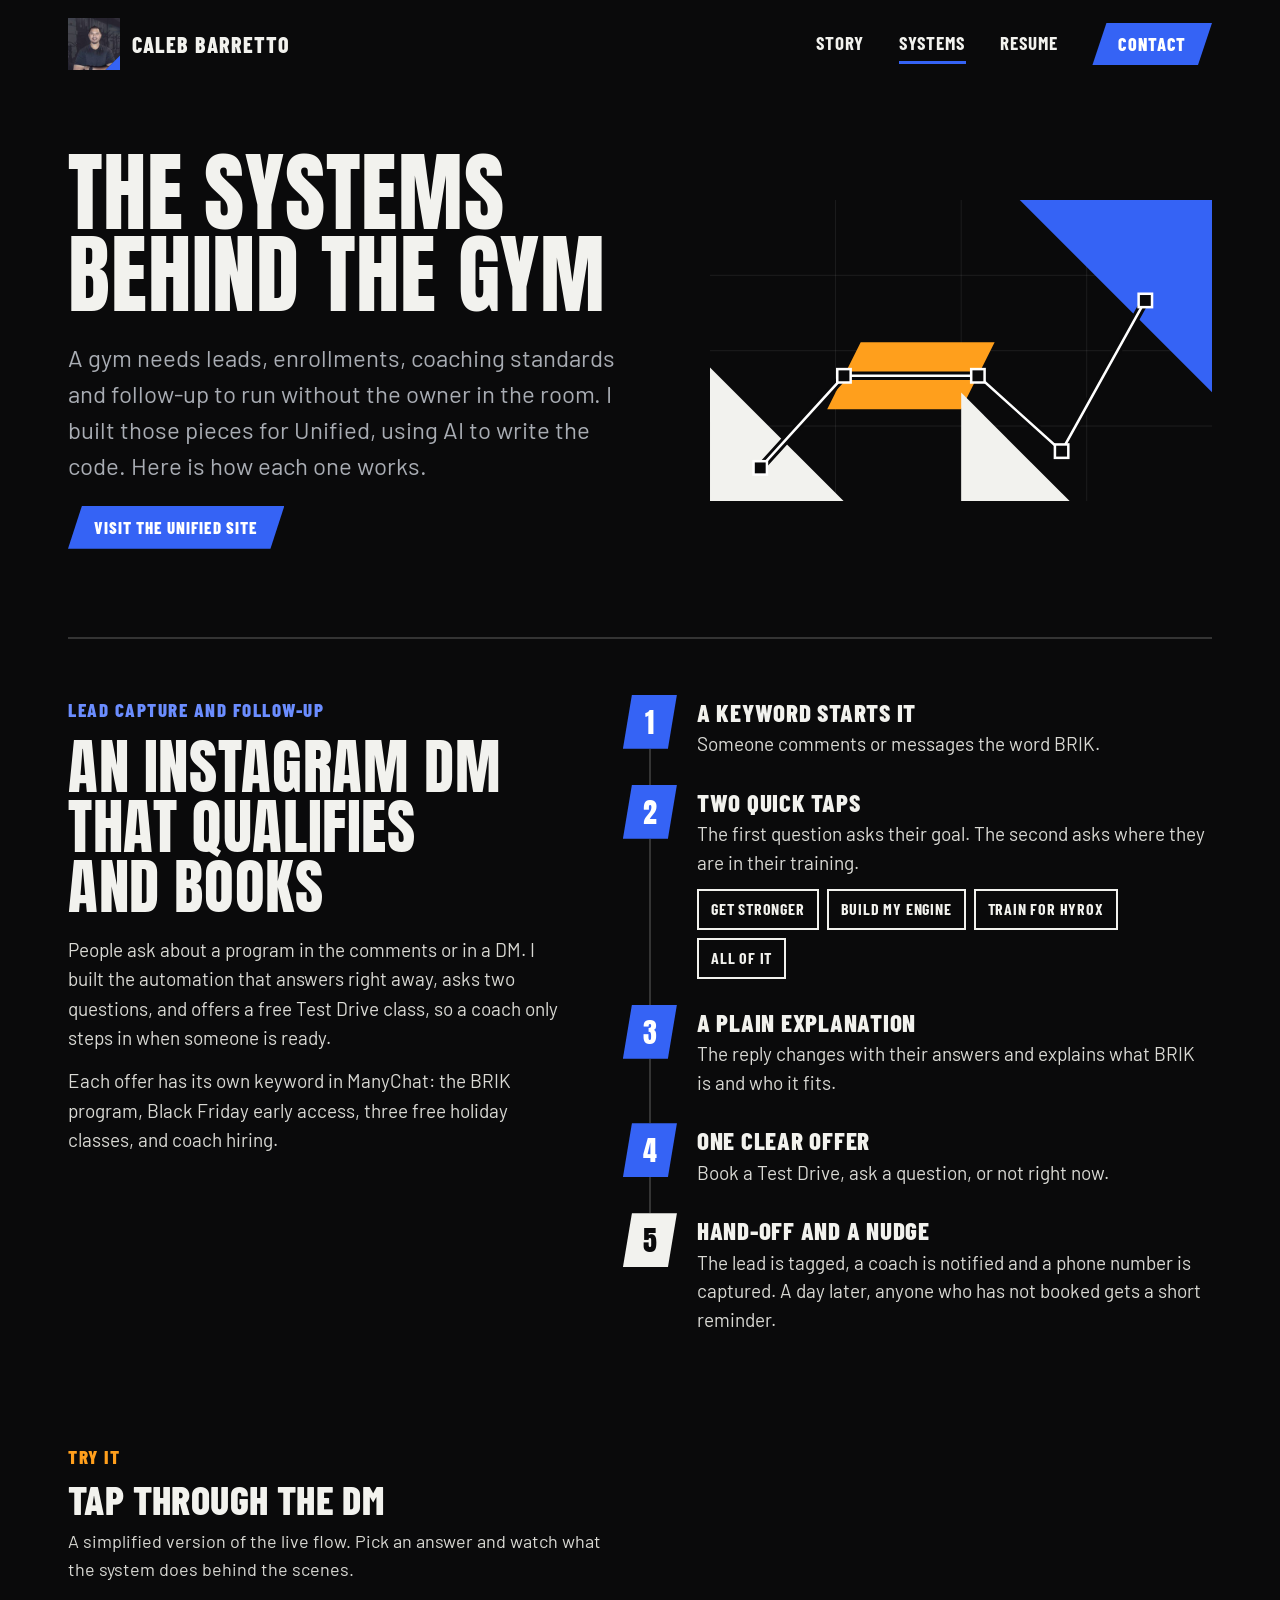
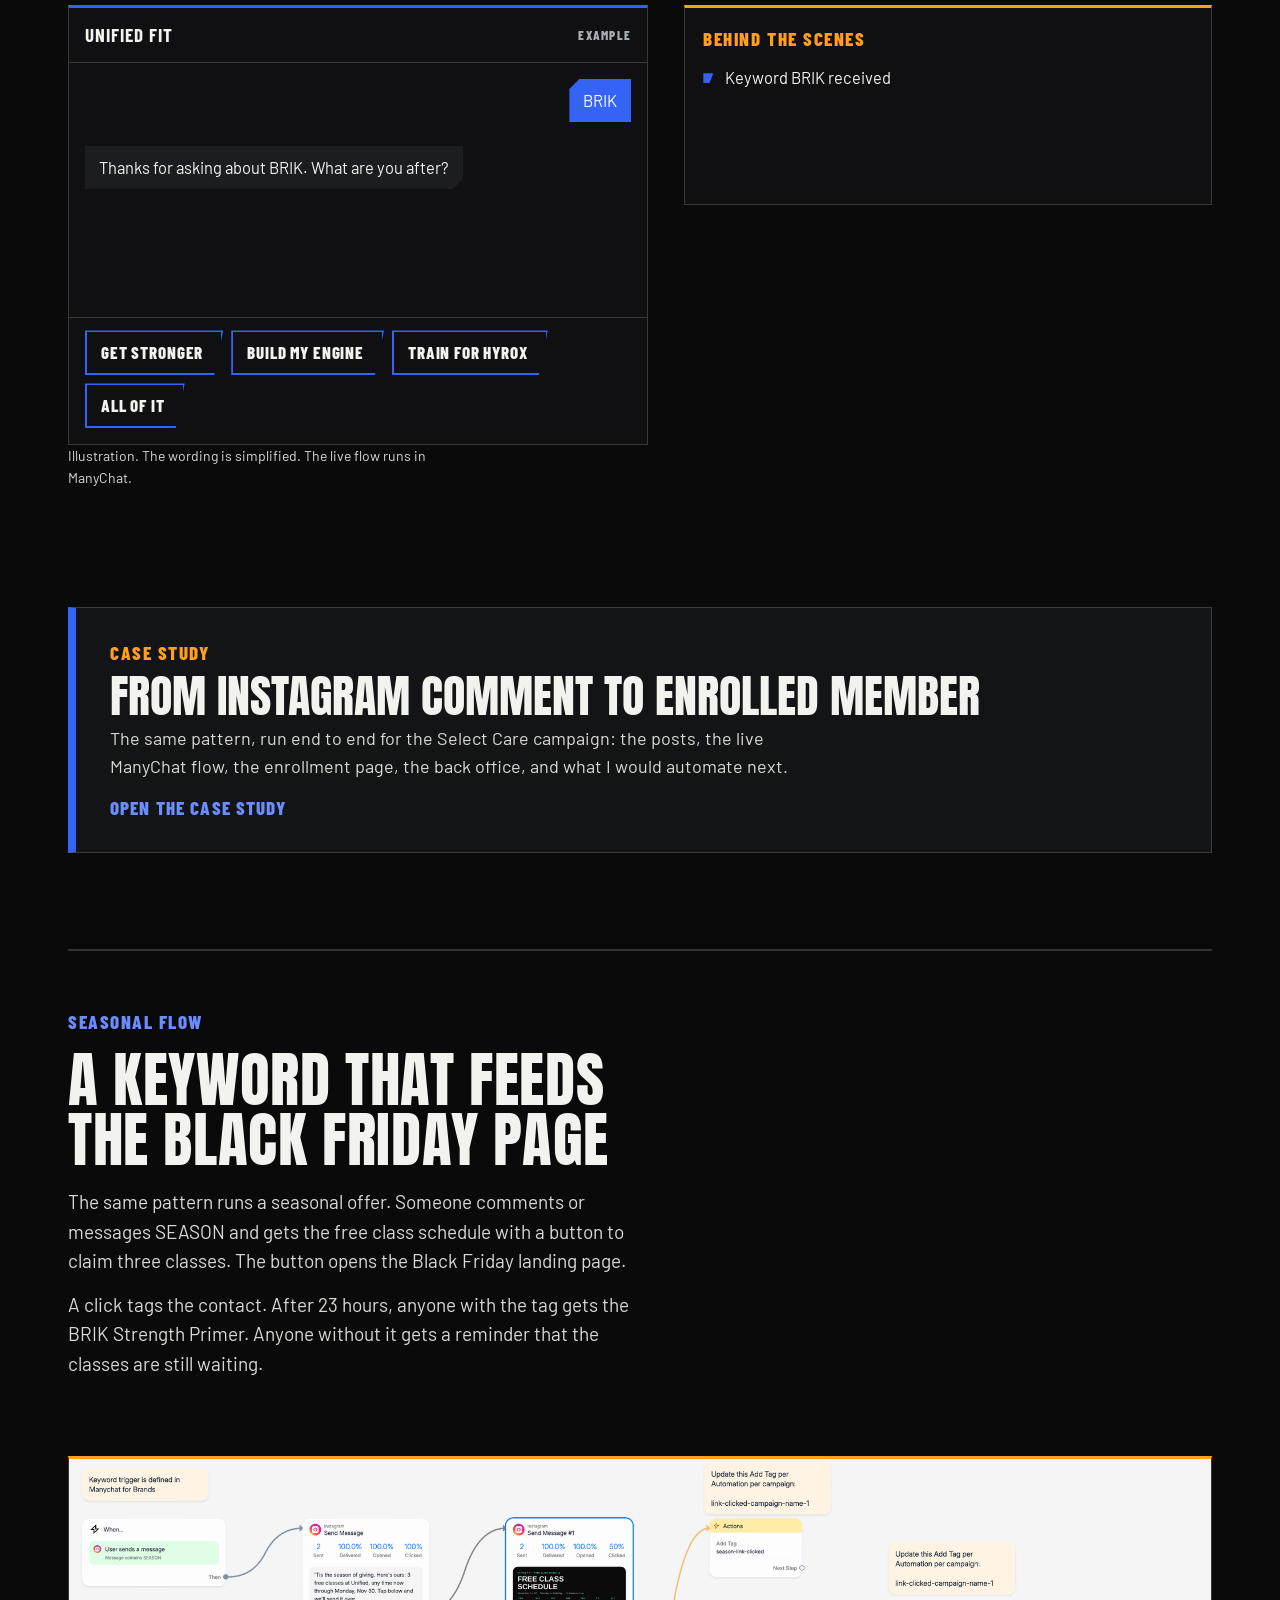
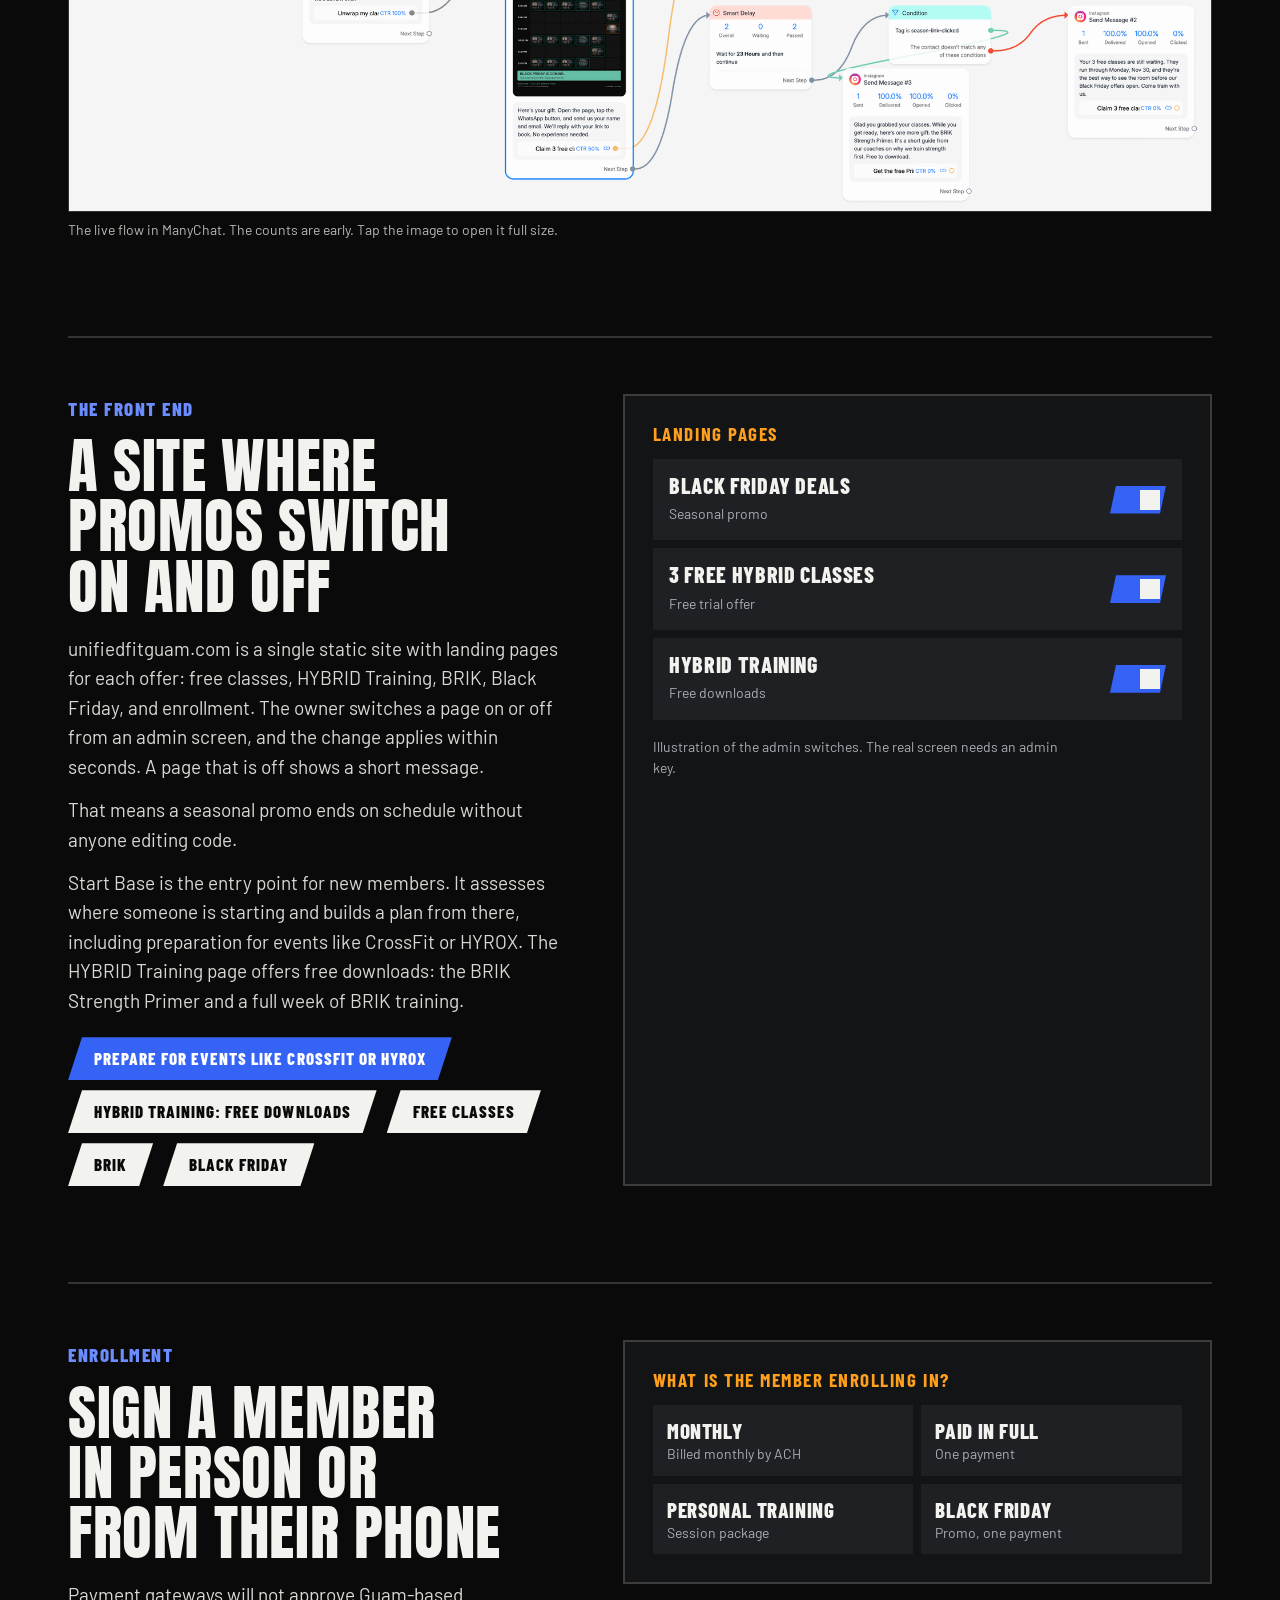
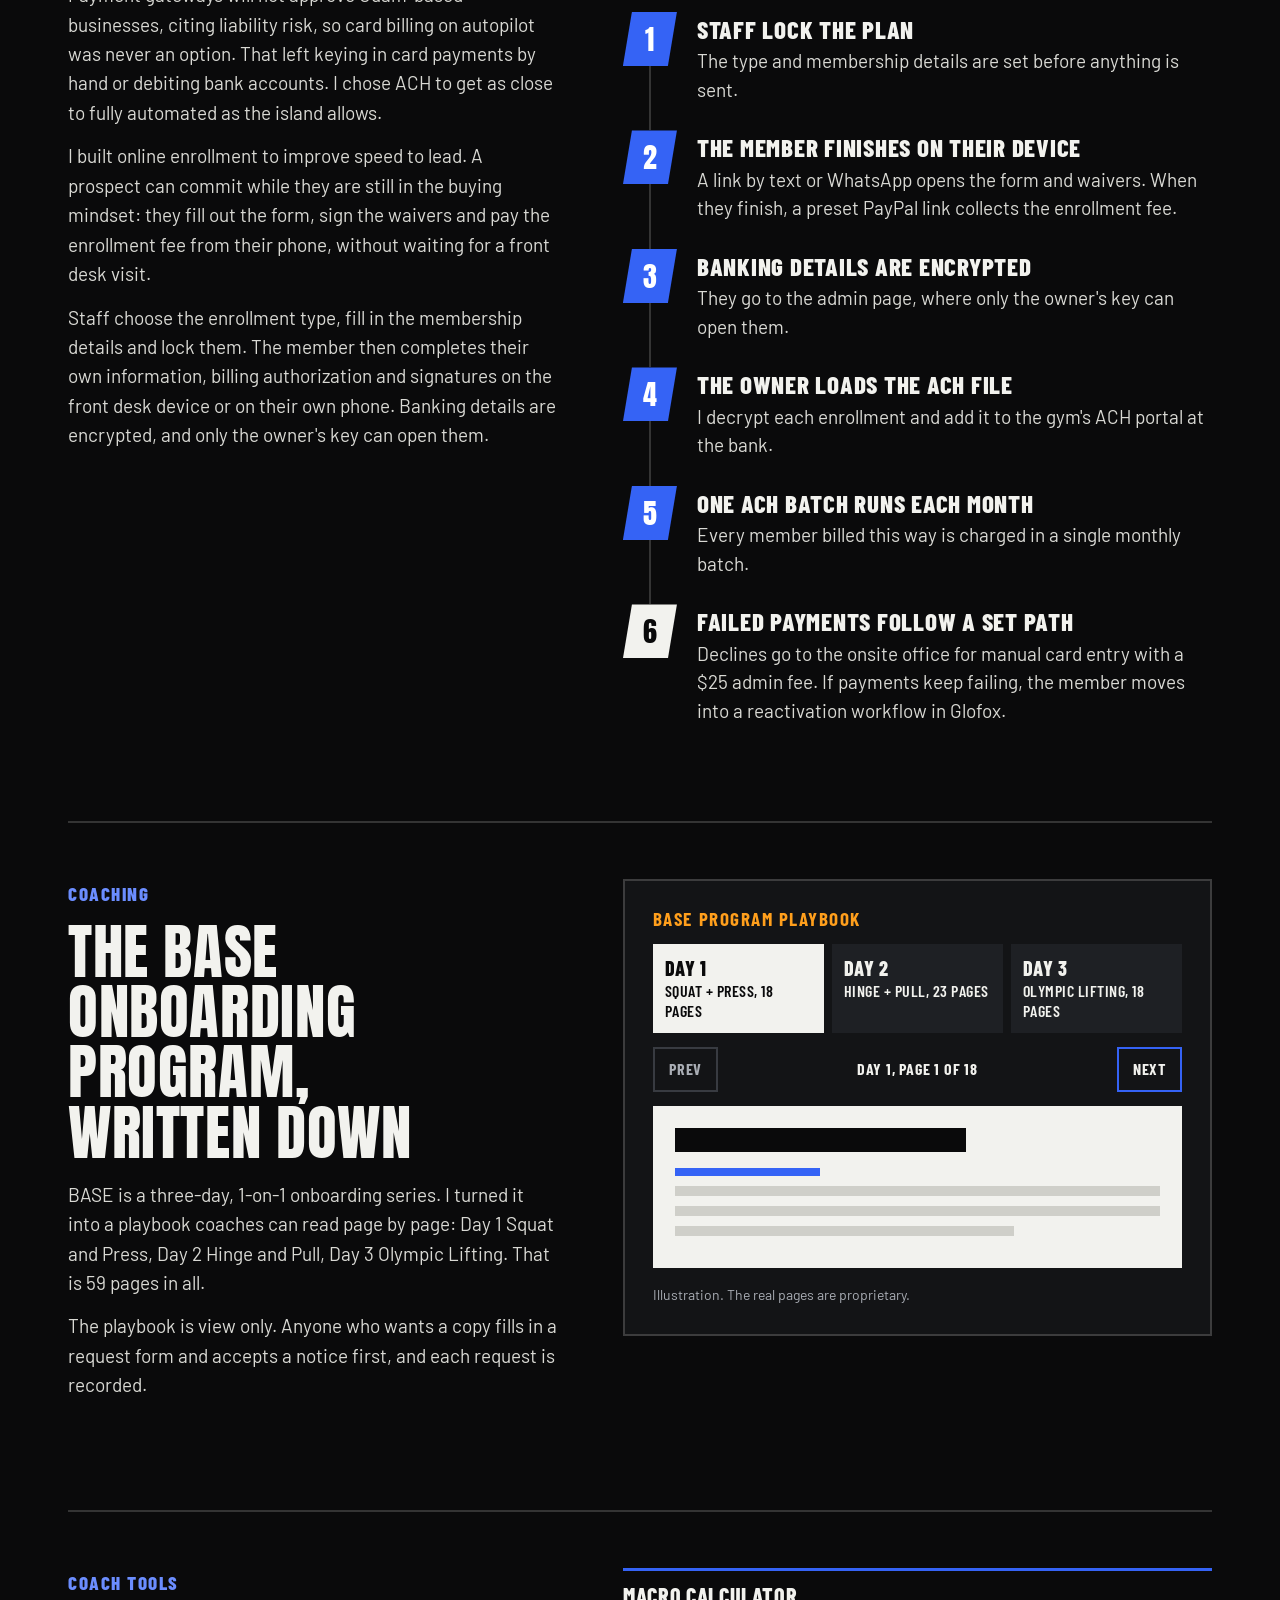
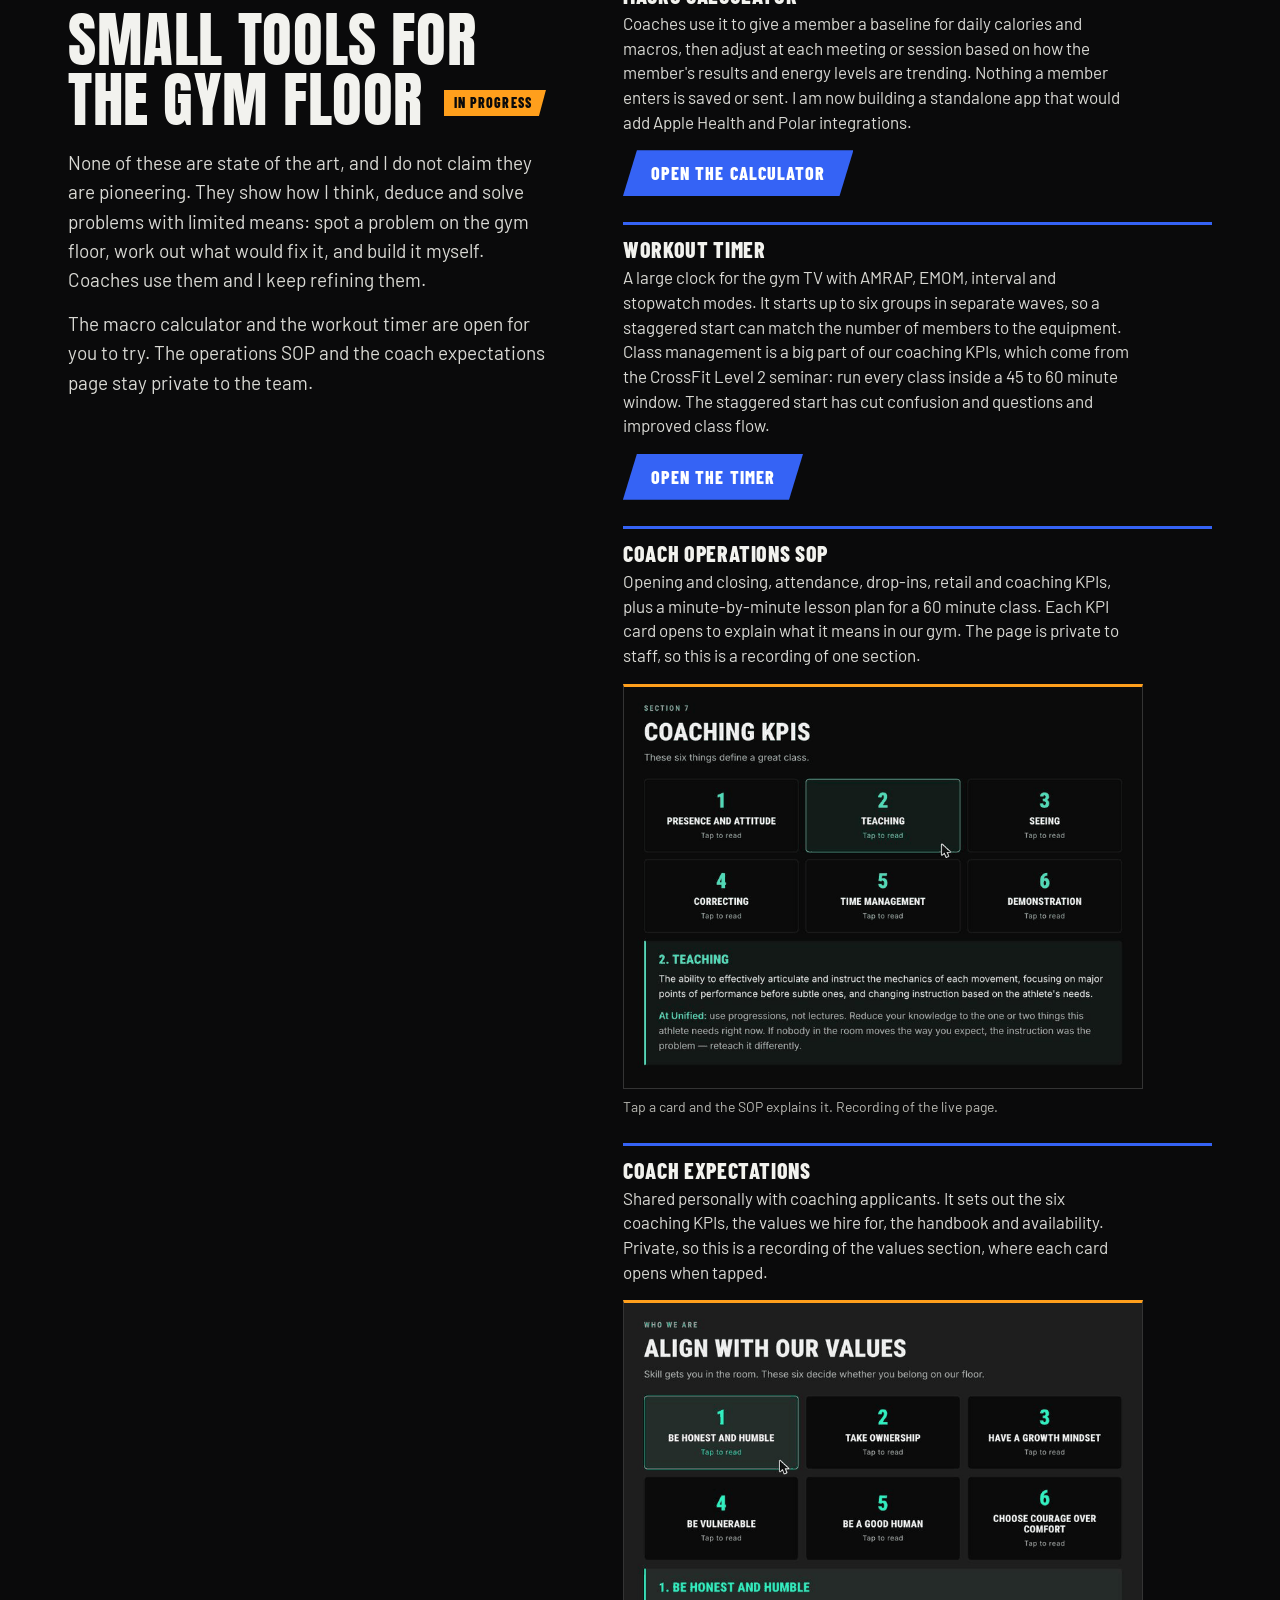
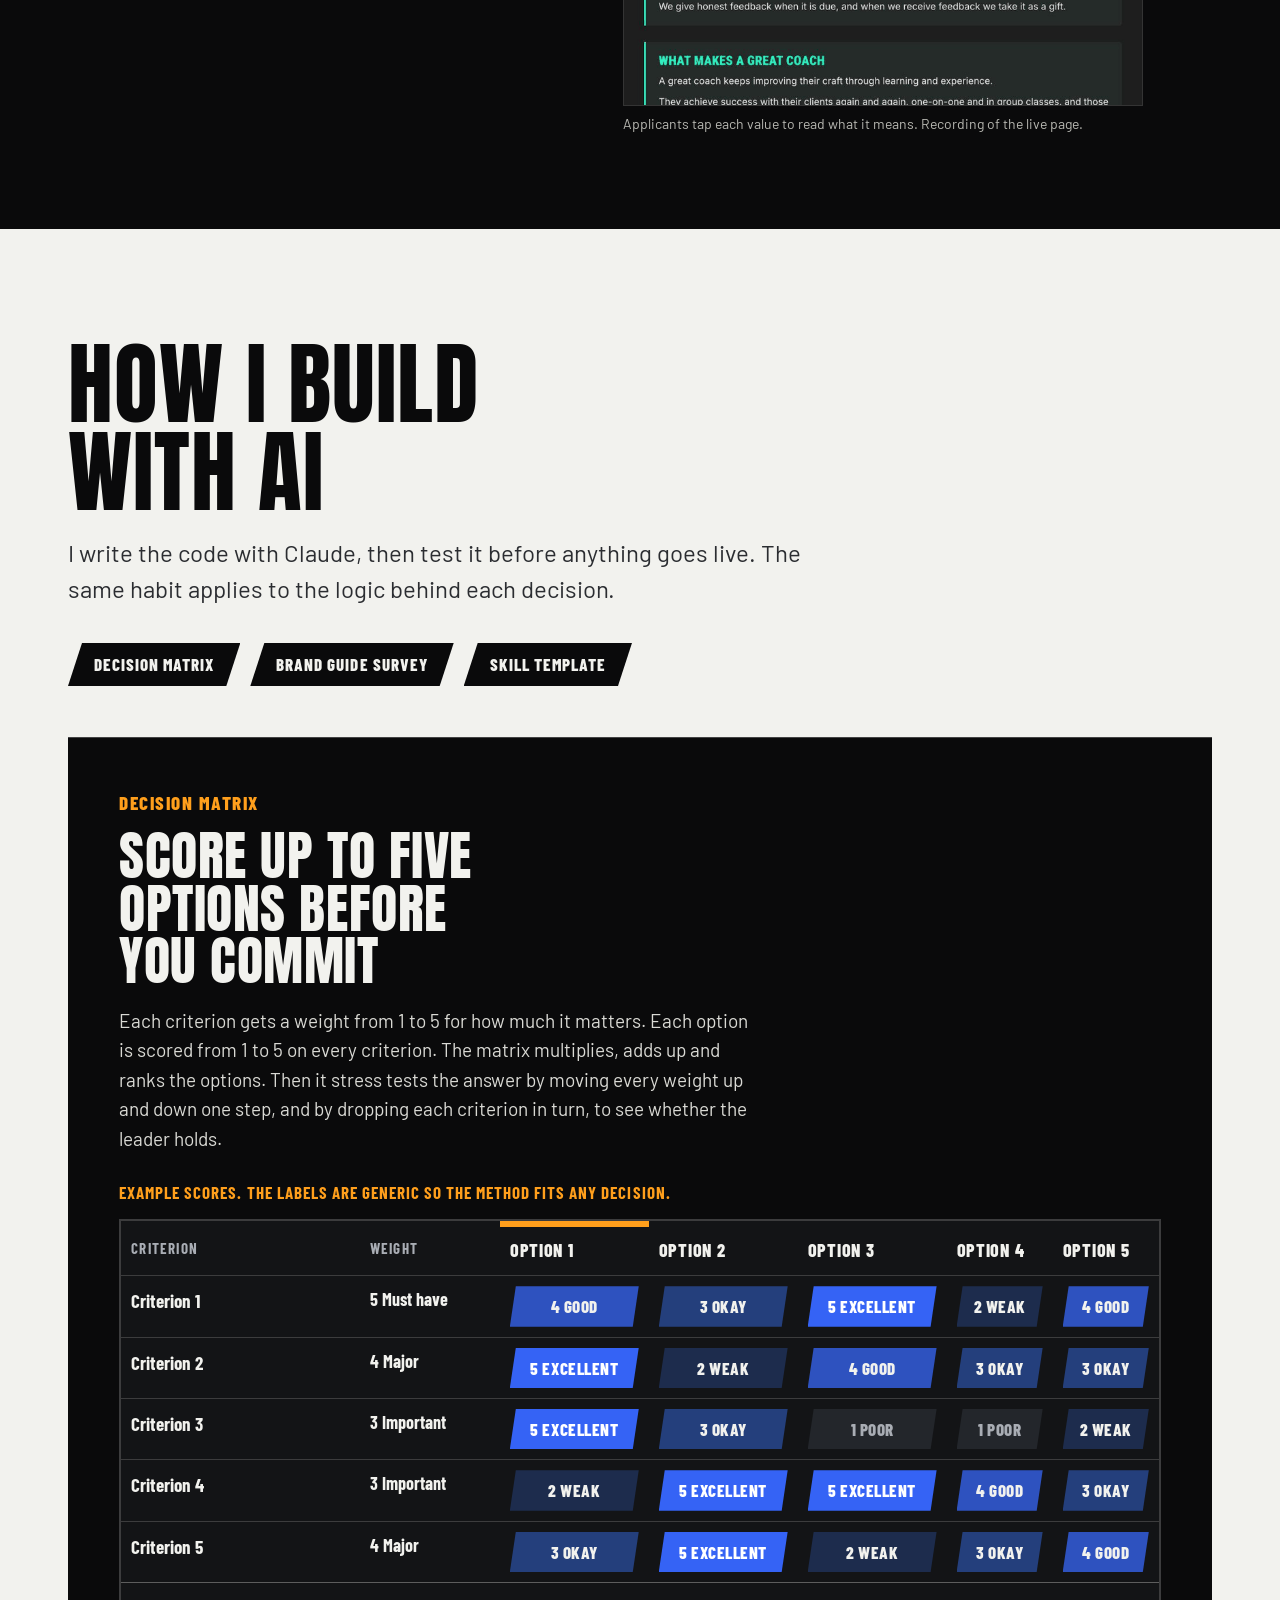
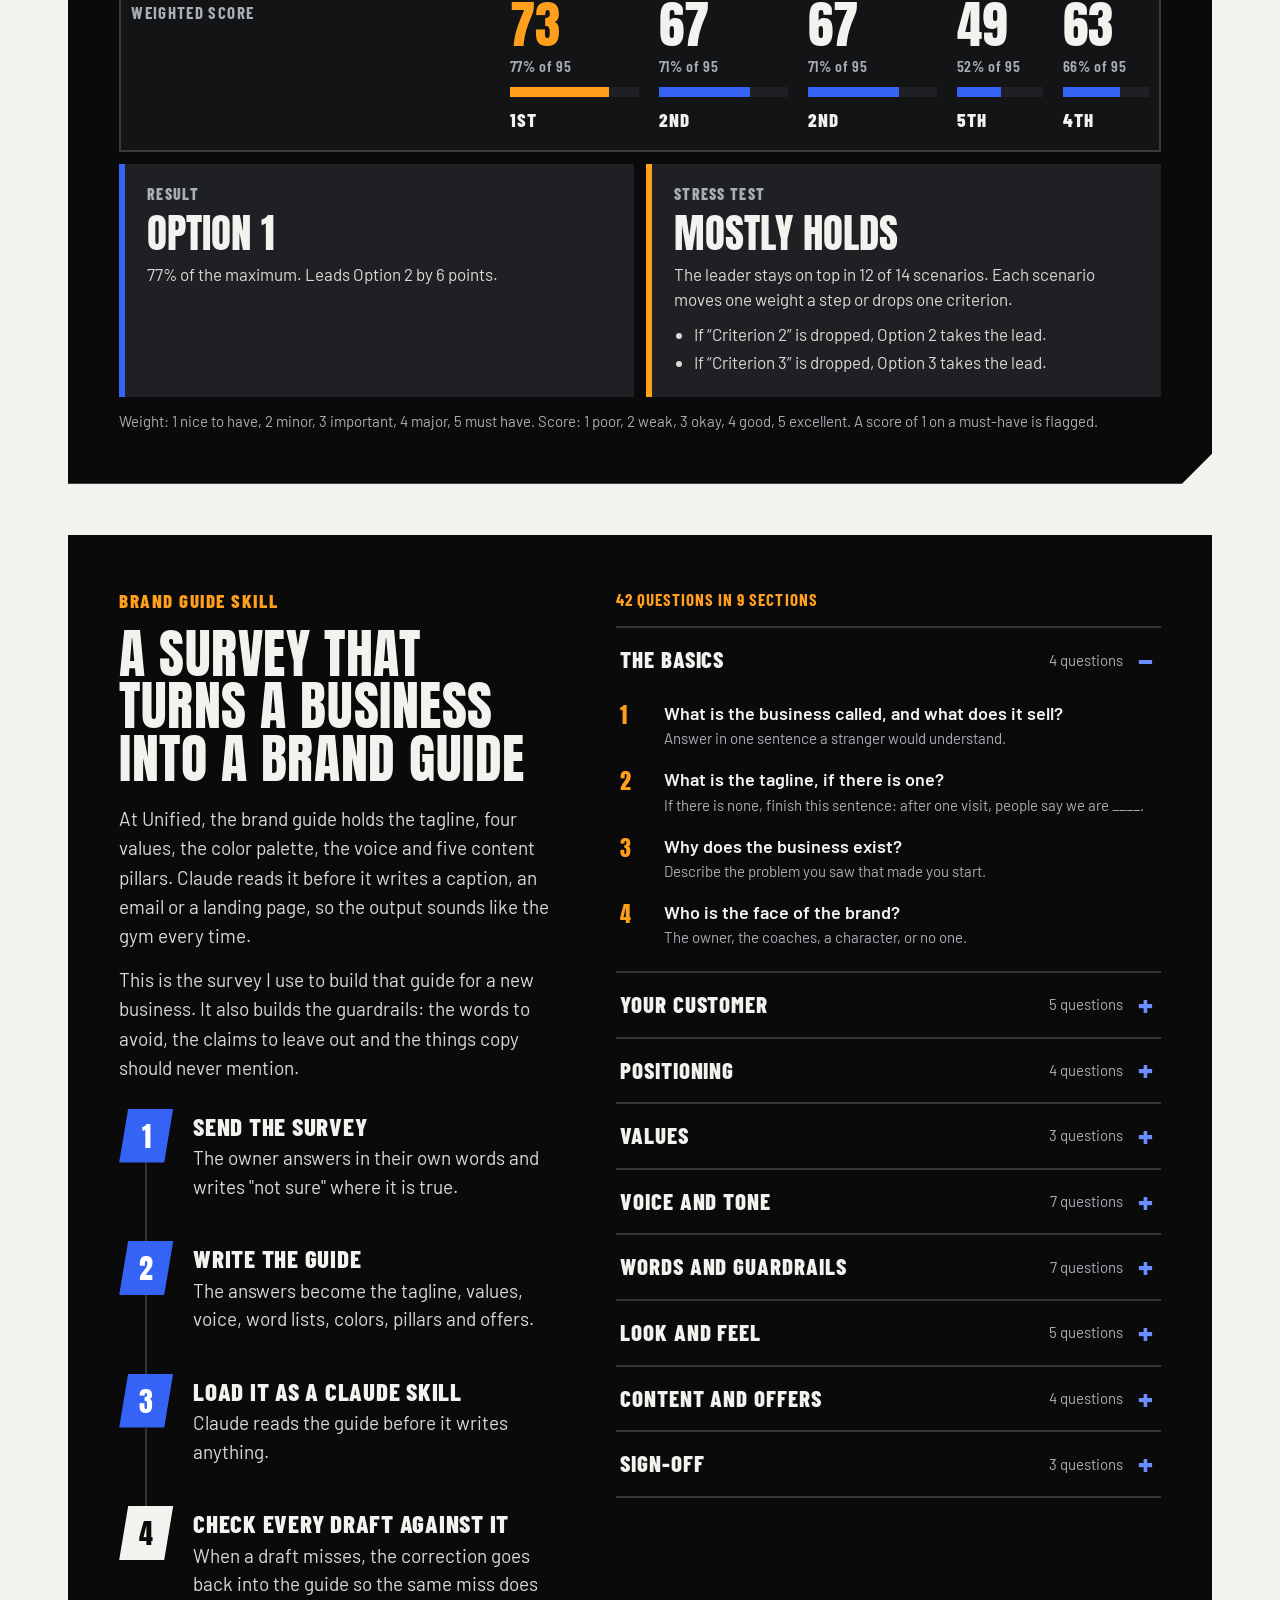
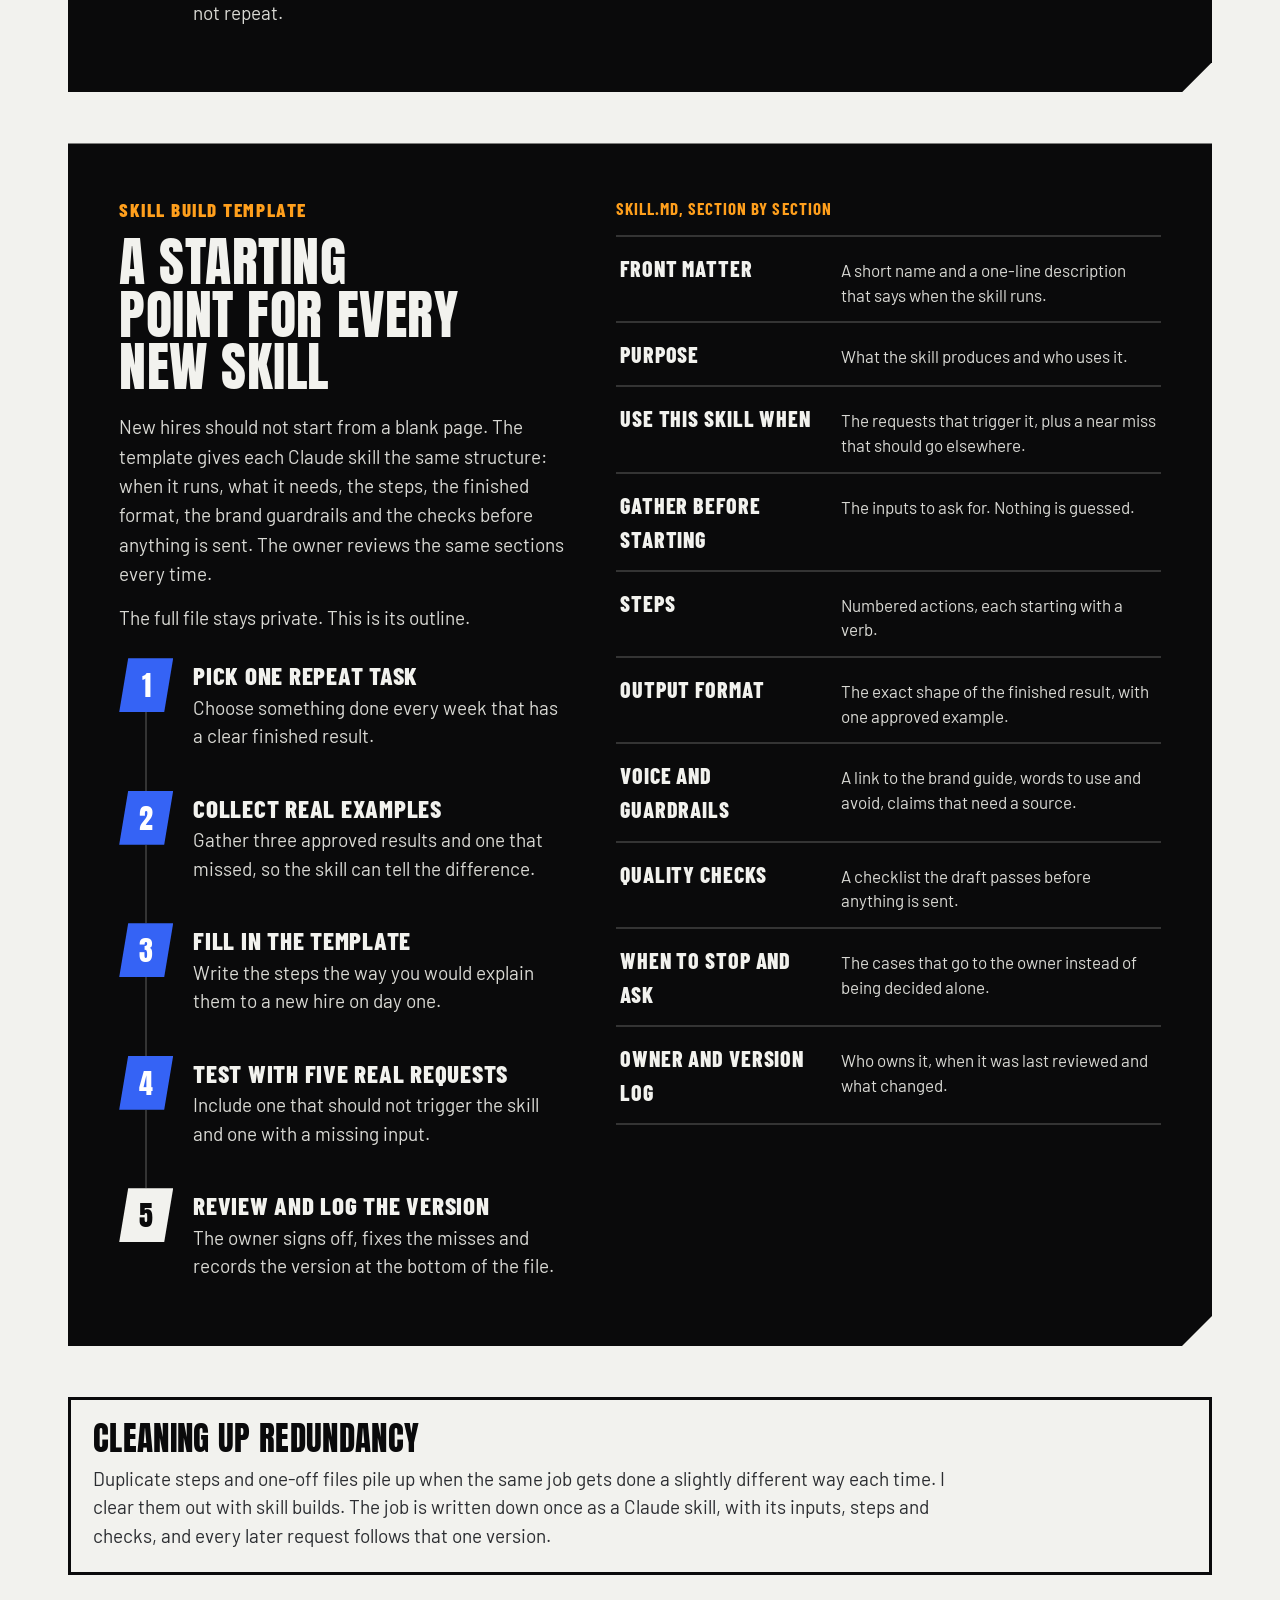
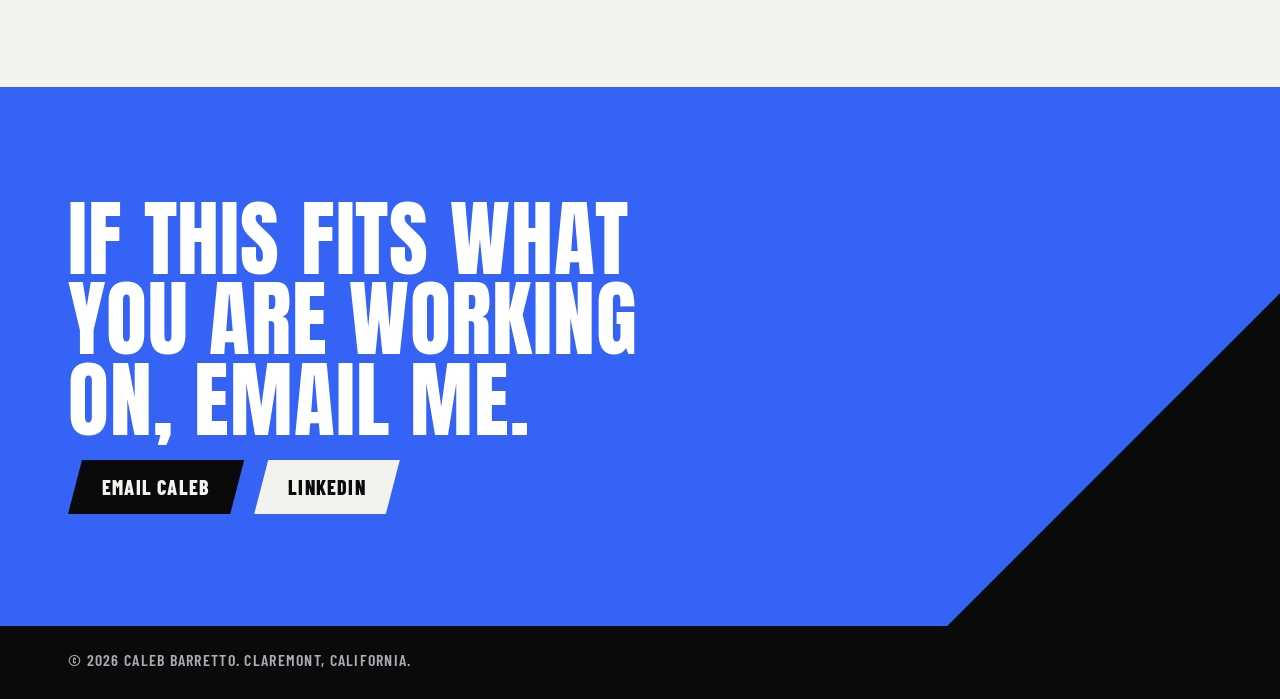
<file: systems.html>
<!DOCTYPE html>
<html lang="en">
<head>
<meta charset="utf-8">
<meta name="viewport" content="width=device-width, initial-scale=1">
<title>Systems | Caleb Barretto</title>
<meta name="description" content="The CRM automations, landing pages and funnels built for Unified, plus how I build with AI: a decision matrix, a brand guide survey and a skill template.">
<link rel="preload" href="fonts/anton-latin-400-normal.woff2" as="font" type="font/woff2" crossorigin>
<link rel="icon" href="favicon.svg" type="image/svg+xml">
<link rel="icon" href="favicon-32.png" sizes="32x32" type="image/png">
<link rel="icon" href="favicon.ico" sizes="any">
<link rel="apple-touch-icon" href="apple-touch-icon.png">
<link rel="canonical" href="https://caleb-barretto.com/systems.html">
<meta name="theme-color" content="#0A0A0B">
<meta name="author" content="Caleb Barretto">
<meta property="og:site_name" content="Caleb Barretto">
<meta property="og:type" content="article">
<meta property="og:url" content="https://caleb-barretto.com/systems.html">
<meta property="og:title" content="The systems behind the gym | Caleb Barretto">
<meta property="og:description" content="The CRM automations, landing pages and funnels built for Unified, plus how I build with AI: a decision matrix, a brand guide survey and a skill template.">
<meta property="og:image" content="https://caleb-barretto.com/og-image.jpg">
<meta property="og:image:width" content="1200">
<meta property="og:image:height" content="630">
<meta property="og:image:alt" content="Caleb Barretto, co-founder and owner of Unified, with the line: I ran a gym on Guam for twelve years. Now I build the systems that keep one running.">
<meta property="og:locale" content="en_US">
<meta name="twitter:card" content="summary_large_image">
<meta name="twitter:title" content="The systems behind the gym | Caleb Barretto">
<meta name="twitter:description" content="The CRM automations, landing pages and funnels built for Unified, plus how I build with AI: a decision matrix, a brand guide survey and a skill template.">
<meta name="twitter:image" content="https://caleb-barretto.com/og-image.jpg">
<meta property="article:author" content="https://www.linkedin.com/in/caleb-barretto">
<script type="application/ld+json">{"@context":"https://schema.org","@type":"Person","name":"Caleb Barretto","givenName":"Caleb","familyName":"Barretto","url":"https://caleb-barretto.com/","image":"https://caleb-barretto.com/images/caleb.jpg","jobTitle":"Co-founder and owner, Unified Fit","description":"I ran a gym on Guam for twelve years. Now I build the systems that keep one running: CRM automations, landing pages, funnels and AI-built systems.","homeLocation":{"@type":"Place","address":{"@type":"PostalAddress","addressLocality":"Claremont","addressRegion":"CA","addressCountry":"US"}},"sameAs":["https://www.linkedin.com/in/caleb-barretto","https://www.unifiedfitguam.com/"],"worksFor":{"@type":"Organization","name":"Unified","alternateName":"Unified Fit","slogan":"Become More Capable","url":"https://www.unifiedfitguam.com/","description":"Unified is a strength and conditioning gym in Tamuning, Guam.","address":{"@type":"PostalAddress","streetAddress":"147 E.T. Calvo Memorial Pkwy","addressLocality":"Tamuning","addressCountry":"GU","postalCode":"96913"}}}</script>
<script data-goatcounter="https://caleb-barretto.goatcounter.com/count" async src="//gc.zgo.at/count.js"></script>
<link rel="stylesheet" href="styles.css">
</head>
<body>


<div class="wrap">
  <header class="site">
    <a class="mark" href="index.html" aria-label="Caleb Barretto, home"><span class="mk"><img src="images/caleb-mark.jpg" width="52" height="52" alt=""></span><span>Caleb Barretto</span></a>
    <nav aria-label="Main">
      <a href="story.html">Story</a>
      <a href="systems.html" aria-current="page">Systems</a>
      <a href="story.html#resume">Resume</a>
      <a class="btn" href="mailto:caleb@unifiedguam.com" data-goatcounter-click="email-click">Contact</a>
    </nav>
  </header>

  <section class="hero">
    <div>
      <h1>The systems behind the gym</h1>
      <p class="lede">A gym needs leads, enrollments, coaching standards and follow-up to run without the owner in the room. I built those pieces for Unified, using AI to write the code. Here is how each one works.</p>
      <div class="links">
        <a class="btn" href="https://www.unifiedfitguam.com/" target="_blank" rel="noopener" data-goatcounter-click="unified-site">Visit the Unified site</a>
      </div>
    </div>
    <svg class="hero-art" viewBox="0 0 600 360" role="img" aria-label="Four angular blocks in a row joined by a thin line, standing for capture, qualify, enroll and coach">
      <g stroke="#F2F2EE" stroke-opacity=".10"><path d="M0 90H600M0 180H600M0 270H600M150 0V360M300 0V360M450 0V360"/></g>
      <polygon points="0,360 0,200 160,360" fill="#F2F2EE"/>
      <polygon points="140,250 300,250 340,170 180,170" fill="#FF9F1C"/>
      <polygon points="300,360 300,230 430,360" fill="#F2F2EE"/>
      <polygon points="600,0 600,230 370,0" fill="#3563F5"/>
      <polyline points="60,320 160,210 320,210 420,300 520,120" fill="none" stroke="#0A0A0B" stroke-width="10"/>
      <polyline points="60,320 160,210 320,210 420,300 520,120" fill="none" stroke="#fff" stroke-width="3"/>
      <g fill="#0A0A0B" stroke="#fff" stroke-width="3"><rect x="52" y="312" width="16" height="16"/><rect x="152" y="202" width="16" height="16"/><rect x="312" y="202" width="16" height="16"/><rect x="412" y="292" width="16" height="16"/><rect x="512" y="112" width="16" height="16"/></g>
    </svg>
  </section>

  <section class="block" id="capture">
    <div>
      <p class="tag">Lead capture and follow-up</p>
      <h2>An Instagram DM that qualifies and books</h2>
      <p>People ask about a program in the comments or in a DM. I built the automation that answers right away, asks two questions, and offers a free Test Drive class, so a coach only steps in when someone is ready.</p>
      <p>Each offer has its own keyword in ManyChat: the BRIK program, Black Friday early access, three free holiday classes, and coach hiring.</p>
    </div>
    <ol class="flow">
      <li><span class="n">1</span><div><h3>A keyword starts it</h3><p>Someone comments or messages the word BRIK.</p></div></li>
      <li><span class="n">2</span><div><h3>Two quick taps</h3><p>The first question asks their goal. The second asks where they are in their training.</p><div class="chips"><span>Get stronger</span><span>Build my engine</span><span>Train for HYROX</span><span>All of it</span></div></div></li>
      <li><span class="n">3</span><div><h3>A plain explanation</h3><p>The reply changes with their answers and explains what BRIK is and who it fits.</p></div></li>
      <li><span class="n">4</span><div><h3>One clear offer</h3><p>Book a Test Drive, ask a question, or not right now.</p></div></li>
      <li><span class="n">5</span><div><h3>Hand-off and a nudge</h3><p>The lead is tagged, a coach is notified and a phone number is captured. A day later, anyone who has not booked gets a short reminder.</p></div></li>
    </ol>
    <div class="try" id="try">
      <div class="try-head">
        <p class="tag">Try it</p>
        <h3>Tap through the DM</h3>
        <p>A simplified version of the live flow. Pick an answer and watch what the system does behind the scenes.</p>
      </div>
      <div class="try-grid">
        <div class="phone" role="group" aria-label="Example direct message conversation">
          <div class="phone-bar"><b>Unified Fit</b><span>Example</span></div>
          <div class="thread" id="thread" aria-live="polite"></div>
          <div class="replies" id="replies"></div>
        </div>
        <div class="behind">
          <h4>Behind the scenes</h4>
          <ul id="log" aria-live="polite"></ul>
          <button class="again" id="again" type="button" hidden>Start over</button>
        </div>
      </div>
      <p class="try-cap">Illustration. The wording is simplified. The live flow runs in ManyChat.</p>
    </div>
    <a class="case" href="select-care-funnel.html" data-goatcounter-click="funnel-open">
      <span class="case-t">Case study</span>
      <span class="case-h">From Instagram comment to enrolled member</span>
      <span class="case-p">The same pattern, run end to end for the Select Care campaign: the posts, the live ManyChat flow, the enrollment page, the back office, and what I would automate next.</span>
      <span class="case-go">Open the case study</span>
    </a>
  </section>

  <section class="block" id="season">
    <div class="wide-copy">
      <p class="tag">Seasonal flow</p>
      <h2>A keyword that feeds the Black Friday page</h2>
      <p>The same pattern runs a seasonal offer. Someone comments or messages SEASON and gets the free class schedule with a button to claim three classes. The button opens the Black Friday landing page.</p>
      <p>A click tags the contact. After 23 hours, anyone with the tag gets the BRIK Strength Primer. Anyone without it gets a reminder that the classes are still waiting.</p>
    </div>
    <figure class="snap wide">
      <a class="scroll" href="images/manychat-season-flow.png" target="_blank" rel="noopener" aria-label="Open the full size screenshot of the SEASON flow in a new tab"><img src="images/manychat-season-flow.png" width="2000" height="617" loading="lazy" alt="Screenshot of the SEASON automation in ManyChat. A message containing SEASON sends a text with an Unwrap my classes button, then the free class schedule image with a Claim 3 free classes button. A click adds the season-link-clicked tag. After a 23 hour delay a condition checks the tag: contacts with it get the BRIK Strength Primer, and contacts without it get a reminder that their classes are waiting."></a>
      <figcaption>The live flow in ManyChat. The counts are early. Tap the image to open it full size.</figcaption>
    </figure>
  </section>

  <section class="block" id="site">
    <div>
      <p class="tag">The front end</p>
      <h2>A site where promos switch on and off</h2>
      <p>unifiedfitguam.com is a single static site with landing pages for each offer: free classes, HYBRID Training, BRIK, Black Friday, and enrollment. The owner switches a page on or off from an admin screen, and the change applies within seconds. A page that is off shows a short message.</p>
      <p>That means a seasonal promo ends on schedule without anyone editing code.</p>
      <p>Start Base is the entry point for new members. It assesses where someone is starting and builds a plan from there, including preparation for events like CrossFit or HYROX. The HYBRID Training page offers free downloads: the BRIK Strength Primer and a full week of BRIK training.</p>
      <div class="links">
        <a class="btn" href="https://www.unifiedfitguam.com/start-base" target="_blank" rel="noopener" data-goatcounter-click="unified-start-base">Prepare for events like CrossFit or HYROX</a>
        <a class="btn alt" href="https://www.unifiedfitguam.com/hyrox.html" target="_blank" rel="noopener" data-goatcounter-click="unified-hybrid-training">HYBRID Training: free downloads</a>
        <a class="btn alt" href="https://www.unifiedfitguam.com/free-class" target="_blank" rel="noopener" data-goatcounter-click="unified-free-class">Free classes</a>
        <a class="btn alt" href="https://www.unifiedfitguam.com/brik" target="_blank" rel="noopener" data-goatcounter-click="unified-brik">BRIK</a>
        <a class="btn alt" href="https://www.unifiedfitguam.com/black-friday" target="_blank" rel="noopener" data-goatcounter-click="unified-black-friday">Black Friday</a>
      </div>
    </div>
    <div class="mock" role="img" aria-label="Illustration of an admin screen with three on and off switches for landing pages">
      <h3>Landing pages</h3>
      <div class="sw"><div><b>Black Friday deals</b><small>Seasonal promo</small></div><span class="tog on"></span></div>
      <div class="sw"><div><b>3 free hybrid classes</b><small>Free trial offer</small></div><span class="tog on"></span></div>
      <div class="sw"><div><b>HYBRID Training</b><small>Free downloads</small></div><span class="tog on"></span></div>
      <p class="cap">Illustration of the admin switches. The real screen needs an admin key.</p>
    </div>
  </section>

  <section class="block" id="enroll">
    <div>
      <p class="tag">Enrollment</p>
      <h2>Sign a member in person or from their phone</h2>
      <p>Payment gateways will not approve Guam-based businesses, citing liability risk, so card billing on autopilot was never an option. That left keying in card payments by hand or debiting bank accounts. I chose ACH to get as close to fully automated as the island allows.</p>
      <p>I built online enrollment to improve speed to lead. A prospect can commit while they are still in the buying mindset: they fill out the form, sign the waivers and pay the enrollment fee from their phone, without waiting for a front desk visit.</p>
      <p>Staff choose the enrollment type, fill in the membership details and lock them. The member then completes their own information, billing authorization and signatures on the front desk device or on their own phone. Banking details are encrypted, and only the owner's key can open them.</p>
    </div>
    <div>
      <div class="mock" role="img" aria-label="Illustration of the four enrollment types">
        <h3>What is the member enrolling in?</h3>
        <div class="types">
          <div>Monthly<small>Billed monthly by ACH</small></div>
          <div>Paid in full<small>One payment</small></div>
          <div>Personal training<small>Session package</small></div>
          <div>Black Friday<small>Promo, one payment</small></div>
        </div>
      </div>
      <ol class="flow" style="margin-top:28px">
        <li><span class="n">1</span><div><h3>Staff lock the plan</h3><p>The type and membership details are set before anything is sent.</p></div></li>
        <li><span class="n">2</span><div><h3>The member finishes on their device</h3><p>A link by text or WhatsApp opens the form and waivers. When they finish, a preset PayPal link collects the enrollment fee.</p></div></li>
        <li><span class="n">3</span><div><h3>Banking details are encrypted</h3><p>They go to the admin page, where only the owner's key can open them.</p></div></li>
        <li><span class="n">4</span><div><h3>The owner loads the ACH file</h3><p>I decrypt each enrollment and add it to the gym's ACH portal at the bank.</p></div></li>
        <li><span class="n">5</span><div><h3>One ACH batch runs each month</h3><p>Every member billed this way is charged in a single monthly batch.</p></div></li>
        <li><span class="n">6</span><div><h3>Failed payments follow a set path</h3><p>Declines go to the onsite office for manual card entry with a $25 admin fee. If payments keep failing, the member moves into a reactivation workflow in Glofox.</p></div></li>
      </ol>
    </div>
  </section>

  <section class="block" id="coaching">
    <div>
      <p class="tag">Coaching</p>
      <h2>The BASE onboarding program, written down</h2>
      <p>BASE is a three-day, 1-on-1 onboarding series. I turned it into a playbook coaches can read page by page: Day 1 Squat and Press, Day 2 Hinge and Pull, Day 3 Olympic Lifting. That is 59 pages in all.</p>
      <p>The playbook is view only. Anyone who wants a copy fills in a request form and accepts a notice first, and each request is recorded.</p>
    </div>
    <div>
      <div class="mock" role="img" aria-label="Illustration of the playbook viewer with three day tabs and a page counter">
        <h3>BASE program playbook</h3>
        <div class="tabs"><div class="on"><b>Day 1</b>Squat + Press, 18 pages</div><div><b>Day 2</b>Hinge + Pull, 23 pages</div><div><b>Day 3</b>Olympic Lifting, 18 pages</div></div>
        <div class="pagebar"><span>Prev</span><span>Day 1, page 1 of 18</span><span>Next</span></div>
        <div class="sheet"><i class="t"></i><i class="a"></i><i></i><i></i><i style="width:70%"></i></div>
        <p class="cap">Illustration. The real pages are proprietary.</p>
      </div>
    </div>
  </section>

  <section class="block" id="coach-tools">
    <div>
      <p class="tag">Coach tools</p>
      <h2>Small tools for the gym floor <span class="wip">In progress</span></h2>
      <p>None of these are state of the art, and I do not claim they are pioneering. They show how I think, deduce and solve problems with limited means: spot a problem on the gym floor, work out what would fix it, and build it myself. Coaches use them and I keep refining them.</p>
      <p>The macro calculator and the workout timer are open for you to try. The operations SOP and the coach expectations page stay private to the team.</p>
    </div>
    <div>
      <div class="tools coach">
        <div><h3>Macro calculator</h3><p>Coaches use it to give a member a baseline for daily calories and macros, then adjust at each meeting or session based on how the member's results and energy levels are trending. Nothing a member enters is saved or sent. I am now building a standalone app that would add Apple Health and Polar integrations.</p><a class="btn" href="macro-calculator.html">Open the calculator</a></div>
        <div><h3>Workout timer</h3><p>A large clock for the gym TV with AMRAP, EMOM, interval and stopwatch modes. It starts up to six groups in separate waves, so a staggered start can match the number of members to the equipment. Class management is a big part of our coaching KPIs, which come from the CrossFit Level 2 seminar: run every class inside a 45 to 60 minute window. The staggered start has cut confusion and questions and improved class flow.</p><a class="btn" href="https://www.unifiedfitguam.com/timer" target="_blank" rel="noopener">Open the timer</a></div>
        <div><h3>Coach operations SOP</h3><p>Opening and closing, attendance, drop-ins, retail and coaching KPIs, plus a minute-by-minute lesson plan for a 60 minute class. Each KPI card opens to explain what it means in our gym. The page is private to staff, so this is a recording of one section.</p><figure class="snap"><picture><source media="(prefers-reduced-motion: reduce)" srcset="images/snap-coach-sop.jpg"><img src="images/snap-coach-sop.gif" width="760" height="589" loading="lazy" alt="Recording of the coaching KPIs section of the coach operations SOP. Tapping Teaching, Seeing and then Time management opens a short explanation under the cards each time."></picture><figcaption>Tap a card and the SOP explains it. Recording of the live page.</figcaption></figure></div>
        <div><h3>Coach expectations</h3><p>Shared personally with coaching applicants. It sets out the six coaching KPIs, the values we hire for, the handbook and availability. Private, so this is a recording of the values section, where each card opens when tapped.</p><figure class="snap"><picture><source media="(prefers-reduced-motion: reduce)" srcset="images/snap-coach-expectations.jpg"><img src="images/snap-coach-expectations.gif" width="760" height="589" loading="lazy" alt="Recording of the values section of the coach expectations page. Tapping Be honest and humble, Take ownership and Be a good human opens a one line explanation under the cards each time."></picture><figcaption>Applicants tap each value to read what it means. Recording of the live page.</figcaption></figure></div>
      </div>
    </div>
  </section>
</div>

<section class="ai">
  <div class="wrap">
    <h2>How I build with AI</h2>
    <p class="lede">I write the code with Claude, then test it before anything goes live. The same habit applies to the logic behind each decision.</p>
    <div class="links">
      <a class="btn ink" href="#matrix">Decision matrix</a>
      <a class="btn ink" href="#brand">Brand guide survey</a>
      <a class="btn ink" href="#skill">Skill template</a>
    </div>

    <article class="tool nocopy" id="matrix">
      <p class="tag">Decision matrix</p>
      <h3 class="tt">Score up to five options before you commit</h3>
      <p>Each criterion gets a weight from 1 to 5 for how much it matters. Each option is scored from 1 to 5 on every criterion. The matrix multiplies, adds up and ranks the options. Then it stress tests the answer by moving every weight up and down one step, and by dropping each criterion in turn, to see whether the leader holds.</p>
      <div class="dm" id="dm">
        <p class="dm-note">Example scores. The labels are generic so the method fits any decision.</p>
        <div class="dm-scroll"><table class="dm-table" id="dm-table"><caption class="sr">Weighted decision matrix, example</caption></table></div>
        <div class="dm-out" id="dm-out"></div>
        <p class="dm-legend">Weight: 1 nice to have, 2 minor, 3 important, 4 major, 5 must have. Score: 1 poor, 2 weak, 3 okay, 4 good, 5 excellent. A score of 1 on a must-have is flagged.</p>
        <noscript><p class="dm-legend">The matrix needs JavaScript turned on.</p></noscript>
      </div>
    </article>

    <article class="tool" id="brand">
      <div class="tool-grid">
        <div>
          <p class="tag">Brand guide skill</p>
          <h3 class="tt">A survey that turns a business into a brand guide</h3>
          <p>At Unified, the brand guide holds the tagline, four values, the color palette, the voice and five content pillars. Claude reads it before it writes a caption, an email or a landing page, so the output sounds like the gym every time.</p>
          <p>This is the survey I use to build that guide for a new business. It also builds the guardrails: the words to avoid, the claims to leave out and the things copy should never mention.</p>
          <ol class="flow">
            <li><span class="n">1</span><div><h3>Send the survey</h3><p>The owner answers in their own words and writes "not sure" where it is true.</p></div></li>
            <li><span class="n">2</span><div><h3>Write the guide</h3><p>The answers become the tagline, values, voice, word lists, colors, pillars and offers.</p></div></li>
            <li><span class="n">3</span><div><h3>Load it as a Claude skill</h3><p>Claude reads the guide before it writes anything.</p></div></li>
            <li><span class="n">4</span><div><h3>Check every draft against it</h3><p>When a draft misses, the correction goes back into the guide so the same miss does not repeat.</p></div></li>
          </ol>
        </div>
        <div class="nocopy">
          <p class="count">42 questions in 9 sections</p>
          <div class="survey" id="survey">
          <details open><summary><span>The basics</span><span class="ct">4 questions</span></summary><ol style="counter-reset:q 0"><li><div><b>What is the business called, and what does it sell?</b><small>Answer in one sentence a stranger would understand.</small></div></li><li><div><b>What is the tagline, if there is one?</b><small>If there is none, finish this sentence: after one visit, people say we are ____.</small></div></li><li><div><b>Why does the business exist?</b><small>Describe the problem you saw that made you start.</small></div></li><li><div><b>Who is the face of the brand?</b><small>The owner, the coaches, a character, or no one.</small></div></li></ol></details>
          <details><summary><span>Your customer</span><span class="ct">5 questions</span></summary><ol style="counter-reset:q 4"><li><div><b>Describe your best customer in three sentences.</b><small>What they are trying to do matters more than their age.</small></div></li><li><div><b>What do they worry about before they buy?</b></div></li><li><div><b>How do they describe you to a friend?</b><small>Use their words, not yours. Reviews and DMs are a good source.</small></div></li><li><div><b>Where do they find you?</b><small>List every place, in order of how often it happens.</small></div></li><li><div><b>Who is not a fit?</b><small>Describe the customer you would turn away.</small></div></li></ol></details>
          <details><summary><span>Positioning</span><span class="ct">4 questions</span></summary><ol style="counter-reset:q 9"><li><div><b>What do you do that nearby competitors do not?</b><small>Name two competitors and say how you differ from each.</small></div></li><li><div><b>What do you refuse to be?</b><small>Labels, styles or promises you want to stay away from.</small></div></li><li><div><b>What is the one promise you keep every time?</b></div></li><li><div><b>What proof can you cite?</b><small>Numbers, years, awards, reviews. Say where each one came from.</small></div></li></ol></details>
          <details><summary><span>Values</span><span class="ct">3 questions</span></summary><ol style="counter-reset:q 13"><li><div><b>Pick three to five values.</b><small>One word or a short phrase each.</small></div></li><li><div><b>For each value, what does it look like on a normal Tuesday?</b><small>Describe an action, not an idea.</small></div></li><li><div><b>For each value, what would a customer see or hear that proves it?</b></div></li></ol></details>
          <details><summary><span>Voice and tone</span><span class="ct">7 questions</span></summary><ol style="counter-reset:q 16"><li><div><b>Pick five words for how you sound.</b></div></li><li><div><b>Pick five words for how you never want to sound.</b></div></li><li><div><b>Paste three real messages that sound like you.</b><small>Emails, captions or texts you wrote yourself.</small></div></li><li><div><b>Paste one message that sounds wrong, and say why.</b></div></li><li><div><b>How formal are you?</b><small>Slang, local words, emojis, exclamation points: yes or no, and when.</small></div></li><li><div><b>How does your tone change when someone is upset, when you are promoting something, and when you are teaching?</b></div></li><li><div><b>Do you write short sentences or longer ones?</b><small>Say the reading level you want.</small></div></li></ol></details>
          <details><summary><span>Words and guardrails</span><span class="ct">7 questions</span></summary><ol style="counter-reset:q 23"><li><div><b>Which words and phrases do you use all the time?</b></div></li><li><div><b>Which words and phrases do you never use?</b><small>Include generic industry language you find empty.</small></div></li><li><div><b>What do you call your customers, and what do you call your staff?</b><small>Members, clients, athletes, guests, coaches, team.</small></div></li><li><div><b>What claims can you not make?</b><small>Health, legal, pricing, results and comparisons.</small></div></li><li><div><b>What should copy never mention?</b><small>Things you do not offer, competitors by name, sensitive topics. Write copy about what customers get.</small></div></li><li><div><b>Which topics stay off limits online?</b><small>Politics, religion, staff conflicts, anything else.</small></div></li><li><div><b>When a fact or number appears in copy, who checks it?</b></div></li></ol></details>
          <details><summary><span>Look and feel</span><span class="ct">5 questions</span></summary><ol style="counter-reset:q 30"><li><div><b>List your colors with hex codes and what each one is used for.</b></div></li><li><div><b>List your fonts for headlines, body text and small labels.</b></div></li><li><div><b>What are the logo rules?</b><small>Clear space, minimum size, backgrounds to avoid.</small></div></li><li><div><b>What kind of photos fit?</b><small>Lighting, people and places. Also say what never fits.</small></div></li><li><div><b>Which shapes, patterns or textures belong to the brand?</b></div></li></ol></details>
          <details><summary><span>Content and offers</span><span class="ct">4 questions</span></summary><ol style="counter-reset:q 35"><li><div><b>Which three to five themes do you post about again and again?</b></div></li><li><div><b>Which channels do you use, how often, and who runs each one?</b></div></li><li><div><b>What is the main offer?</b><small>Give the exact name, how the price is worded, and the action you want people to take.</small></div></li><li><div><b>Which calls to action do you use, in order of preference?</b></div></li></ol></details>
          <details><summary><span>Sign-off</span><span class="ct">3 questions</span></summary><ol style="counter-reset:q 39"><li><div><b>Who approves new work, and how long do they take?</b></div></li><li><div><b>Link three pieces that are exactly on brand and three that are close but wrong.</b></div></li><li><div><b>When AI output misses, how should it be corrected?</b><small>Edit in place, send back with notes, or rewrite.</small></div></li></ol></details>
          </div>
        </div>
      </div>
    </article>

    <article class="tool" id="skill">
      <div class="tool-grid">
        <div>
          <p class="tag">Skill build template</p>
          <h3 class="tt">A starting point for every new skill</h3>
          <p>New hires should not start from a blank page. The template gives each Claude skill the same structure: when it runs, what it needs, the steps, the finished format, the brand guardrails and the checks before anything is sent. The owner reviews the same sections every time.</p>
          <p>The full file stays private. This is its outline.</p>
          <ol class="flow">
            <li><span class="n">1</span><div><h3>Pick one repeat task</h3><p>Choose something done every week that has a clear finished result.</p></div></li>
            <li><span class="n">2</span><div><h3>Collect real examples</h3><p>Gather three approved results and one that missed, so the skill can tell the difference.</p></div></li>
            <li><span class="n">3</span><div><h3>Fill in the template</h3><p>Write the steps the way you would explain them to a new hire on day one.</p></div></li>
            <li><span class="n">4</span><div><h3>Test with five real requests</h3><p>Include one that should not trigger the skill and one with a missing input.</p></div></li>
            <li><span class="n">5</span><div><h3>Review and log the version</h3><p>The owner signs off, fixes the misses and records the version at the bottom of the file.</p></div></li>
          </ol>
        </div>
        <div class="nocopy">
          <p class="count">SKILL.md, section by section</p>
          <ol class="outline"><li><b>Front matter</b><span>A short name and a one-line description that says when the skill runs.</span></li><li><b>Purpose</b><span>What the skill produces and who uses it.</span></li><li><b>Use this skill when</b><span>The requests that trigger it, plus a near miss that should go elsewhere.</span></li><li><b>Gather before starting</b><span>The inputs to ask for. Nothing is guessed.</span></li><li><b>Steps</b><span>Numbered actions, each starting with a verb.</span></li><li><b>Output format</b><span>The exact shape of the finished result, with one approved example.</span></li><li><b>Voice and guardrails</b><span>A link to the brand guide, words to use and avoid, claims that need a source.</span></li><li><b>Quality checks</b><span>A checklist the draft passes before anything is sent.</span></li><li><b>When to stop and ask</b><span>The cases that go to the owner instead of being decided alone.</span></li><li><b>Owner and version log</b><span>Who owns it, when it was last reviewed and what changed.</span></li></ol>
        </div>
      </div>
    </article>

    <div class="cards one">
      <div class="card done">
        <h3>Cleaning up redundancy</h3>
        <p>Duplicate steps and one-off files pile up when the same job gets done a slightly different way each time. I clear them out with skill builds. The job is written down once as a Claude skill, with its inputs, steps and checks, and every later request follows that one version.</p>
      </div>
    </div>
  </div>
</section>

<section class="contact">
  <span class="q" aria-hidden="true"></span>
  <div class="wrap">
    <h2>If this fits what you are working on, email me.</h2>
    <div class="actions" style="margin-top:0">
      <a class="btn" href="mailto:caleb@unifiedguam.com" data-goatcounter-click="email-click">Email Caleb</a>
      <a class="btn alt" href="https://www.linkedin.com/in/caleb-barretto" target="_blank" rel="noopener" data-goatcounter-click="linkedin-click">LinkedIn</a>
    </div>
  </div>
</section>

<footer><div class="wrap">© 2026 Caleb Barretto. Claremont, California.</div></footer>


<script>
(function(){
  "use strict";

  /* ---------- DM tap-through (illustration) ---------- */
  (function(){
    var thread=document.getElementById("thread"),replies=document.getElementById("replies"),
        log=document.getElementById("log"),again=document.getElementById("again");
    if(!thread||!replies||!log||!again){return;}
    var calm=window.matchMedia&&window.matchMedia("(prefers-reduced-motion: reduce)").matches;
    var GOALS=[
      {k:"strength",t:"Get stronger",r:"BRIK is Unified's group program. It puts strength first and builds conditioning on top of it. The free Strength Primer explains how our coaches think about it."},
      {k:"engine",t:"Build my engine",r:"BRIK is Unified's group program for hybrid training, so strength and conditioning share the same week."},
      {k:"hyrox",t:"Train for HYROX",r:"BRIK suits HYROX preparation. The Saturday Tester sessions are built around race prep."},
      {k:"all",t:"All of it",r:"BRIK is Unified's group program for hybrid training. It covers strength, conditioning and HYROX style preparation."}
    ];
    var LEVELS=[
      {t:"Just starting",r:"New to this? Start with a Test Drive class and a coach will place you."},
      {t:"Already training",r:"If you already train, a coach will show you where you fit."},
      {t:"Training for an event",r:"If you have an event coming up, tell the coach the date."}
    ];
    var OFFERS=[
      {t:"Book a Test Drive",r:"Great. Pick a time on the booking page and a coach will confirm.",l:["Coach notified","Phone number captured","No reminder needed"]},
      {t:"Ask a question",r:"Send it here and a coach will reply.",l:["Coach notified","Phone number captured"]},
      {t:"Not right now",r:"No problem. The offer stays open if you change your mind.",l:["Phone number captured","Reminder queued for the next day"]}
    ];
    var goal=null,level=null,timer=null;
    function say(who,text){
      var b=document.createElement("p");b.className="bub "+who;b.textContent=text;thread.appendChild(b);
      thread.scrollTop=thread.scrollHeight;
    }
    function note(text){
      var li=document.createElement("li");li.textContent=text;log.appendChild(li);
    }
    function clearReplies(){replies.innerHTML="";}
    function choices(list,onPick){
      clearReplies();
      list.forEach(function(o){
        var b=document.createElement("button");b.type="button";b.textContent=o.t;
        b.addEventListener("click",function(){onPick(o);});
        replies.appendChild(b);
      });
      var f=replies.querySelector("button");if(f&&document.activeElement&&document.activeElement.closest&&document.activeElement.closest("#try")){f.focus({preventScroll:true});}
    }
    function bot(text,next){
      clearReplies();
      if(calm){say("bot",text);if(next){next();}return;}
      var d=document.createElement("p");d.className="bub bot typing";d.setAttribute("aria-hidden","true");d.innerHTML="<i></i><i></i><i></i>";
      thread.appendChild(d);thread.scrollTop=thread.scrollHeight;
      timer=setTimeout(function(){thread.removeChild(d);say("bot",text);if(next){next();}},650);
    }
    function start(){
      clearTimeout(timer);thread.innerHTML="";log.innerHTML="";clearReplies();again.hidden=true;goal=null;level=null;
      say("me","BRIK");note("Keyword BRIK received");
      bot("Thanks for asking about BRIK. What are you after?",function(){
        choices(GOALS,function(g){
          goal=g;say("me",g.t);note("Goal saved: "+g.t);
          bot("Got it. Where are you in your training?",function(){
            choices(LEVELS,function(l){
              level=l;say("me",l.t);note("Training level saved: "+l.t);
              bot(goal.r+" "+level.r,function(){
                bot("What would you like to do next?",function(){
                  choices(OFFERS,function(o){
                    say("me",o.t);clearReplies();
                    o.l.forEach(note);
                    bot(o.r,function(){again.hidden=false;});
                  });
                });
              });
            });
          });
        });
      });
    }
    again.addEventListener("click",start);
    start();
  })();
  function el(tag,attrs,text){var n=document.createElement(tag);if(attrs){for(var k in attrs){n.setAttribute(k,attrs[k]);}}if(text!=null)n.textContent=text;return n;}
  function ord(n){return n===1?"1st":n===2?"2nd":n===3?"3rd":n+"th";}

  /* ---------- decision matrix (read-only example) ---------- */
  var W={1:"Nice to have",2:"Minor",3:"Important",4:"Major",5:"Must have"};
  var S={1:"Poor",2:"Weak",3:"Okay",4:"Good",5:"Excellent"};
  var OPT=["Option 1","Option 2","Option 3","Option 4","Option 5"];
  var CRI=[
    {n:"Criterion 1",w:5,s:[4,3,5,2,4]},
    {n:"Criterion 2",w:4,s:[5,2,4,3,3]},
    {n:"Criterion 3",w:3,s:[5,3,1,1,2]},
    {n:"Criterion 4",w:3,s:[2,5,5,4,3]},
    {n:"Criterion 5",w:4,s:[3,5,2,3,4]}
  ];
  var table=document.getElementById("dm-table"),out=document.getElementById("dm-out");
  if(table){
    function totals(w){return OPT.map(function(_,j){var t=0;CRI.forEach(function(c,i){t+=w[i]*c.s[j];});return t;});}
    function leaders(tt){var m=Math.max.apply(null,tt),idx=[];tt.forEach(function(v,i){if(v===m)idx.push(i);});return {max:m,idx:idx};}
    var w=CRI.map(function(c){return c.w;}),tt=totals(w),maxPts=w.reduce(function(a,b){return a+b;},0)*5,base=leaders(tt);
    var order=tt.map(function(v,i){return {v:v,i:i};}).sort(function(a,b){return b.v-a.v;}),rank=[];
    order.forEach(function(o,k){rank[o.i]=(k>0&&order[k-1].v===o.v)?rank[order[k-1].i]:k+1;});

    var thead=el("thead"),tr=el("tr");
    tr.appendChild(el("th",{scope:"col","class":"c1"},"Criterion"));tr.appendChild(el("th",{scope:"col","class":"cw"},"Weight"));
    OPT.forEach(function(o,j){tr.appendChild(el("th",{scope:"col","class":(tt[j]===base.max?"lead ":"")+"ot"},o));});
    thead.appendChild(tr);table.appendChild(thead);

    var tb=el("tbody");
    CRI.forEach(function(c){
      var r=el("tr");r.appendChild(el("td",{"class":"c1"},c.n));r.appendChild(el("td",{"class":"cw"},c.w+" "+W[c.w]));
      c.s.forEach(function(s,j){var td=el("td",{"data-label":OPT[j]});td.appendChild(el("span",{"class":"pill s"+s},s+" "+S[s]));r.appendChild(td);});
      tb.appendChild(r);
    });
    table.appendChild(tb);

    var tf=el("tfoot"),fr=el("tr");fr.appendChild(el("th",{scope:"row","class":"c1"},"Weighted score"));fr.appendChild(el("td",{"class":"cw"},""));
    tt.forEach(function(v,j){
      var td=el("td",{"class":"res"+(v===base.max?" lead":""),"data-label":OPT[j]}),pct=Math.round(v/maxPts*100);
      td.appendChild(el("div",{"class":"tot"},String(v)));td.appendChild(el("div",{"class":"pct"},pct+"% of "+maxPts));
      var bw=el("div",{"class":"bar"}),bar=el("i");bar.style.width=pct+"%";bw.appendChild(bar);td.appendChild(bw);
      td.appendChild(el("div",{"class":"rk"},ord(rank[j])));
      var fails=[];CRI.forEach(function(c){if(c.w===5&&c.s[j]===1)fails.push(c.n);});
      if(fails.length)td.appendChild(el("div",{"class":"fl"},"Fails a must-have: "+fails.join(", ")));
      fr.appendChild(td);
    });
    tf.appendChild(fr);table.appendChild(tf);

    /* summary and stress test */
    var a=el("div"),b=el("div",{"class":"stress"});
    a.appendChild(el("div",{"class":"k"},"Result"));
    var gap=base.max-order[1].v;
    a.appendChild(el("div",{"class":"v"},OPT[base.idx[0]]));
    a.appendChild(el("p",null,Math.round(base.max/maxPts*100)+"% of the maximum. Leads "+OPT[order[1].i]+" by "+gap+" point"+(gap===1?"":"s")+"."));
    b.appendChild(el("div",{"class":"k"},"Stress test"));
    var lead=base.idx[0],sc=[];
    CRI.forEach(function(c,i){
      [-1,1].forEach(function(d){var nw=w[i]+d;if(nw<1||nw>5)return;var ww=w.slice();ww[i]=nw;sc.push({w:ww,d:"the weight of “"+c.n+"” goes "+(d>0?"up":"down")+" one step"});});
      var z=w.slice();z[i]=0;sc.push({w:z,d:"“"+c.n+"” is dropped"});
    });
    var holds=0,flips=[];
    sc.forEach(function(s){var r=leaders(totals(s.w));
      if(r.idx.length===1&&r.idx[0]===lead)holds++;
      else flips.push("If "+s.d+", "+(r.idx.length===1?OPT[r.idx[0]]+" takes the lead.":"it becomes a tie."));});
    var verdict=holds===sc.length?"Holds":(holds/sc.length>=0.75?"Mostly holds":"Fragile");
    b.appendChild(el("div",{"class":"v"},verdict));
    b.appendChild(el("p",null,"The leader stays on top in "+holds+" of "+sc.length+" scenarios. Each scenario moves one weight a step or drops one criterion."));
    if(flips.length){var ul=el("ul");flips.slice(0,3).forEach(function(f){ul.appendChild(el("li",null,f));});b.appendChild(ul);
      if(flips.length>3)b.appendChild(el("p",{"class":"more"},"And "+(flips.length-3)+" more."));}
    out.appendChild(a);out.appendChild(b);
  }

  /* ---------- no copying, cutting, dragging or saving from protected blocks ---------- */
  document.querySelectorAll(".nocopy").forEach(function(n){
    ["copy","cut","contextmenu","dragstart","selectstart"].forEach(function(ev){n.addEventListener(ev,function(e){e.preventDefault();});});
  });
})();
</script>

</body>
</html>
</file>
<file: styles.css>
/* Caleb Barretto portfolio: race-day palette. Black, chalk, cobalt, one safety-orange stripe. */
@font-face{font-family:'Anton';src:url('fonts/anton-latin-400-normal.woff2') format('woff2');font-weight:400;font-style:normal;font-display:swap;}
@font-face{font-family:'Barlow Condensed';src:url('fonts/barlow-condensed-latin-600-normal.woff2') format('woff2');font-weight:600;font-style:normal;font-display:swap;}
@font-face{font-family:'Barlow Condensed';src:url('fonts/barlow-condensed-latin-700-normal.woff2') format('woff2');font-weight:700;font-style:normal;font-display:swap;}
@font-face{font-family:'Barlow Condensed';src:url('fonts/barlow-condensed-latin-800-normal.woff2') format('woff2');font-weight:800;font-style:normal;font-display:swap;}
@font-face{font-family:'Barlow';src:url('fonts/barlow-latin-400-normal.woff2') format('woff2');font-weight:400;font-style:normal;font-display:swap;}
@font-face{font-family:'Barlow';src:url('fonts/barlow-latin-400-italic.woff2') format('woff2');font-weight:400;font-style:italic;font-display:swap;}
@font-face{font-family:'Barlow';src:url('fonts/barlow-latin-500-normal.woff2') format('woff2');font-weight:500;font-style:normal;font-display:swap;}
@font-face{font-family:'Barlow';src:url('fonts/barlow-latin-600-normal.woff2') format('woff2');font-weight:600;font-style:normal;font-display:swap;}

:root{
  --black:#0A0A0B;
  --coal:#131416;
  --iron:#1E2024;
  --chalk:#F2F2EE;
  --hot:#3563F5;
  --hot-text:#6B8DFF;
  --on-hot:#FFFFFF;
  --spark:#FF9F1C;
  --grey:#A9ADB4;
  --dim:#6B6F77;
  --line:rgba(242,242,238,.18);
  --disp:'Anton','Impact','Arial Narrow',sans-serif;
  --cond:'Barlow Condensed','Arial Narrow',sans-serif;
  --body:'Barlow',system-ui,sans-serif;
}
*{box-sizing:border-box;}
html{scroll-behavior:smooth;}
body{margin:0;background:var(--black);color:var(--chalk);font-family:var(--body);font-size:19px;line-height:1.55;-webkit-font-smoothing:antialiased;}
a{color:inherit;}
:focus-visible{outline:3px solid var(--spark);outline-offset:3px;}
h1,h2,h3{font-family:var(--disp);font-weight:400;text-transform:uppercase;letter-spacing:.01em;margin:0;line-height:.98;text-wrap:balance;}
.wrap{max-width:1240px;margin:0 auto;padding-left:clamp(18px,4vw,48px);padding-right:clamp(18px,4vw,48px);}

/* header */
.site{display:flex;justify-content:space-between;align-items:center;gap:16px;flex-wrap:wrap;padding-top:18px;padding-bottom:18px;}
.mark{display:flex;align-items:center;gap:12px;text-decoration:none;font-family:var(--cond);font-weight:800;font-size:22px;text-transform:uppercase;letter-spacing:.05em;}
.site nav{display:flex;align-items:center;gap:clamp(16px,3vw,34px);font-family:var(--cond);font-weight:700;font-size:19px;text-transform:uppercase;letter-spacing:.06em;}
.site nav a{text-decoration:none;padding:4px 0;border-bottom:3px solid transparent;}
.site nav a:hover,.site nav a[aria-current="page"]{border-color:var(--hot);}

/* buttons: leaning parallelograms */
.btn{display:inline-block;font-family:var(--cond);font-weight:800;font-size:20px;line-height:1;text-transform:uppercase;letter-spacing:.06em;text-decoration:none;padding:17px 34px;background:var(--hot);color:var(--on-hot);border:0;clip-path:polygon(14px 0,100% 0,calc(100% - 14px) 100%,0 100%);}
.btn:hover{background:var(--chalk);color:var(--black);}
.btn.alt{background:var(--chalk);color:var(--black);}
.btn.alt:hover{background:var(--spark);}
.btn.ink{background:var(--black);color:var(--chalk);}
.btn.ink:hover{background:var(--chalk);color:var(--black);}
.site nav a.btn{padding:12px 26px;font-size:18px;border-bottom:0;}
.site nav a.btn:hover{background:var(--chalk);color:var(--black);}
.actions{display:flex;gap:10px;flex-wrap:wrap;margin-top:30px;}
.links{display:flex;gap:10px;flex-wrap:wrap;margin-top:22px;}
.links .btn{font-size:17px;padding:13px 26px;}

/* hazard stripe */
.hazard{height:16px;background:repeating-linear-gradient(-45deg,var(--spark) 0 16px,var(--black) 16px 32px);}

/* ticker */
.ticker{background:var(--hot);color:var(--on-hot);overflow:hidden;white-space:nowrap;border-block:3px solid var(--black);}
.ticker div{display:inline-block;padding:10px 0;font-family:var(--disp);font-size:clamp(22px,2.4vw,32px);text-transform:uppercase;letter-spacing:.02em;animation:tick 34s linear infinite;}
.ticker span{display:inline-block;margin:0 22px;}
@keyframes tick{from{transform:translateX(0);}to{transform:translateX(-50%);}}

/* home hero */
.top{padding-top:clamp(28px,5vw,64px);padding-bottom:clamp(36px,6vw,72px);}
.top h1{font-size:clamp(44px,7.2vw,104px);line-height:.95;max-width:17ch;}
.top h1 .r{color:var(--hot-text);}
.top-grid{display:grid;grid-template-columns:minmax(0,1fr) minmax(0,1fr);gap:clamp(24px,5vw,72px);align-items:end;margin-top:clamp(28px,4vw,52px);}
.lede{margin:0;max-width:30em;font-size:clamp(20px,1.9vw,24px);line-height:1.5;color:var(--chalk);}
.hero-art,.art{display:block;width:100%;height:auto;}
.hero-art text,.art text{font-family:var(--cond);}

/* light sections */
.light{background:var(--chalk);color:var(--black);}
.red{background:var(--hot);color:var(--on-hot);}
.sec{padding-top:clamp(56px,9vw,112px);padding-bottom:clamp(56px,9vw,112px);}
h2.sec-h{font-size:clamp(40px,6vw,84px);margin-bottom:clamp(28px,4vw,52px);max-width:16ch;}

/* scoreboard */
.score{display:grid;grid-template-columns:repeat(5,minmax(0,1fr));gap:0;}
.score div{padding:6px clamp(10px,2vw,28px) 6px clamp(10px,2vw,28px);border-left:4px solid var(--black);}
.score div:first-child{border-left:0;padding-left:0;}
.score b{display:block;font-family:var(--disp);font-weight:400;font-size:clamp(34px,4.2vw,60px);line-height:1;text-transform:uppercase;}
.score b::after{content:"";display:block;width:44px;height:8px;margin:12px 0 10px;background:var(--hot);transform:skewX(-30deg);}
.score span{display:block;font-family:var(--cond);font-weight:700;font-size:19px;line-height:1.2;text-transform:uppercase;letter-spacing:.05em;color:#3A3C41;}

/* stations */
.stations{list-style:none;margin:0;padding:0;}
.station{display:grid;grid-template-columns:minmax(90px,150px) minmax(0,1.1fr) minmax(0,1fr) auto;gap:clamp(14px,3vw,40px);align-items:center;padding:clamp(22px,3vw,34px) 0;border-top:2px solid var(--line);}
.station:last-child{border-bottom:2px solid var(--line);}
.station:hover{background:var(--coal);}
.station .no{font-family:var(--disp);font-size:clamp(56px,7vw,100px);line-height:.9;color:transparent;-webkit-text-stroke:2px var(--hot-text);}
.station h3{font-size:clamp(26px,3vw,42px);}
.station p{margin:0;color:var(--grey);font-size:19px;line-height:1.45;}
.station a{font-family:var(--cond);font-weight:800;font-size:19px;text-transform:uppercase;letter-spacing:.06em;text-decoration:none;border-bottom:3px solid var(--hot);padding-bottom:2px;white-space:nowrap;}
.station a:hover{background:var(--hot);color:var(--on-hot);}

/* go-deeper tiles */
.tiles{display:grid;grid-template-columns:repeat(3,minmax(0,1fr));gap:12px;}
.tile{position:relative;display:flex;flex-direction:column;justify-content:flex-end;min-height:360px;padding:clamp(22px,3vw,34px);text-decoration:none;clip-path:polygon(0 0,100% 0,100% calc(100% - 44px),calc(100% - 44px) 100%,0 100%);}
.tile h3{font-size:clamp(44px,5vw,72px);margin-bottom:10px;}
.tile p{margin:0 0 16px;font-size:19px;line-height:1.45;max-width:24em;}
.tile .go{font-family:var(--cond);font-weight:800;font-size:19px;text-transform:uppercase;letter-spacing:.06em;border-bottom:3px solid currentColor;width:fit-content;}
.tile:hover{filter:brightness(1.08);}
.tile.t1{background:var(--chalk);color:var(--black);}
.tile.t2{background:var(--hot);color:var(--on-hot);}
.tile.t3{background:var(--iron);color:var(--chalk);}
.tile i{position:absolute;top:0;right:0;display:block;}
.tile.t1 i{width:130px;height:130px;background:var(--black);clip-path:polygon(0 0,100% 0,100% 100%);}
.tile.t2 i{width:150px;height:90px;background:var(--black);clip-path:polygon(0 0,100% 0,100% 100%);}
.tile.t3 i{width:120px;height:120px;background:var(--spark);clip-path:polygon(0 0,100% 0,100% 100%);}

/* contact band */
.contact{position:relative;overflow:hidden;background:var(--hot);color:var(--on-hot);}
.contact .wrap{position:relative;z-index:1;padding-top:clamp(56px,9vw,112px);padding-bottom:clamp(56px,9vw,112px);}
.contact h2{font-size:clamp(40px,6.6vw,96px);max-width:15ch;margin-bottom:20px;line-height:.95;}
.contact p.sub{margin:0 0 6px;max-width:26em;font-size:clamp(20px,2vw,26px);font-weight:500;line-height:1.35;}
.contact .q{position:absolute;right:0;bottom:0;width:clamp(140px,26vw,360px);height:clamp(140px,26vw,360px);background:var(--black);clip-path:polygon(100% 0,100% 100%,0 100%);}
.contact .btn{background:var(--black);color:var(--chalk);}
.contact .btn:hover{background:var(--chalk);color:var(--black);}
.contact .btn.alt,.contact .btn.ghost{background:var(--chalk);color:var(--black);}
.contact .btn.alt:hover,.contact .btn.ghost:hover{background:var(--spark);}
footer{background:var(--black);color:var(--grey);padding-top:22px;padding-bottom:26px;font-family:var(--cond);font-weight:600;font-size:16px;text-transform:uppercase;letter-spacing:.08em;}

/* story + systems hero */
.hero{display:grid;grid-template-columns:minmax(0,1.15fr) minmax(0,1fr);gap:clamp(24px,5vw,72px);align-items:center;padding-top:clamp(28px,5vw,64px);padding-bottom:clamp(40px,7vw,88px);}
.hero h1{font-size:clamp(46px,6.8vw,100px);line-height:.94;}
.hero .lede{margin-top:24px;color:var(--grey);}
.legend{display:flex;gap:22px;flex-wrap:wrap;margin:26px 0 0;padding:0;list-style:none;font-family:var(--cond);font-weight:700;font-size:19px;text-transform:uppercase;letter-spacing:.06em;}
.legend li{display:flex;align-items:center;gap:9px;}
.legend i{display:block;width:14px;height:14px;transform:rotate(45deg);}
.legend-note{margin:10px 0 0;font-size:17px;color:var(--grey);}

/* kpi scorecard */
.sc{list-style:none;margin:0;padding:0;}
.sc li{display:grid;grid-template-columns:minmax(0,.9fr) minmax(0,1fr) minmax(0,1.7fr);gap:clamp(16px,3vw,44px);padding:22px 0;border-top:4px solid var(--black);align-items:start;}
.sc li:last-child{border-bottom:4px solid var(--black);}
.sc h3{font-size:clamp(26px,2.8vw,38px);}
.sc h3 small{display:block;margin-top:8px;font-family:var(--cond);font-weight:700;font-size:16px;line-height:1.25;text-transform:uppercase;letter-spacing:.05em;color:#4A4C52;}
.sc .num{font-family:var(--disp);font-size:clamp(28px,3vw,44px);line-height:1;text-transform:uppercase;}
.sc .num::after{content:"";display:block;width:44px;height:8px;margin-top:10px;background:var(--hot);transform:skewX(-30deg);}
.sc p{margin:0;font-size:19px;line-height:1.5;color:#2B2D31;max-width:36em;}
.sc-head{max-width:32em;margin:0 0 clamp(24px,4vw,40px);font-size:clamp(20px,1.9vw,24px);line-height:1.45;color:#2B2D31;}
.kpis{display:flex;gap:8px;flex-wrap:wrap;margin-top:16px;}
.kpis span{font-family:var(--cond);font-weight:800;font-size:17px;text-transform:uppercase;letter-spacing:.05em;background:var(--hot);color:var(--on-hot);padding:6px 16px;clip-path:polygon(8px 0,100% 0,calc(100% - 8px) 100%,0 100%);}

/* timeline */
.timeline{list-style:none;margin:0;padding:0;}
.ch{--c:var(--chalk);display:grid;grid-template-columns:170px 28px minmax(0,1fr);column-gap:28px;}
.ch.guam{--c:var(--chalk);}
.ch.tokyo{--c:var(--spark);}
.ch.cal{--c:var(--hot-text);}
.when{font-family:var(--cond);font-weight:800;font-size:24px;line-height:1.15;text-transform:uppercase;letter-spacing:.04em;padding-top:4px;color:var(--c);}
.rail{position:relative;}
.rail::before{content:"";position:absolute;left:50%;top:0;bottom:0;width:2px;margin-left:-1px;background:var(--line);}
.ch:first-child .rail::before{top:24px;}
.ch:last-child .rail::before{bottom:auto;height:24px;}
.dot{position:relative;z-index:1;display:block;width:16px;height:16px;background:var(--c);margin:10px auto 0;transform:rotate(45deg);box-shadow:0 0 0 6px var(--black);}
.what{padding-bottom:clamp(36px,5vw,60px);}
.what h2{font-size:clamp(30px,3.6vw,48px);margin-bottom:14px;}
.what p{margin:0 0 14px;max-width:34em;color:#D9D9D4;}
.what p:last-child{margin-bottom:0;}

/* closing band */
.close{position:relative;overflow:hidden;background:var(--hot);color:var(--on-hot);margin-top:clamp(24px,4vw,48px);}
.close .wrap{position:relative;z-index:1;padding-top:clamp(56px,9vw,112px);padding-bottom:clamp(56px,9vw,112px);}
.close p{margin:0;font-family:var(--disp);font-size:clamp(30px,4.6vw,64px);line-height:1.02;text-transform:uppercase;max-width:20em;}
.close .q{position:absolute;right:0;bottom:0;width:clamp(120px,22vw,300px);height:clamp(120px,22vw,300px);background:var(--black);clip-path:polygon(100% 0,100% 100%,0 100%);}
.close .d{position:absolute;right:clamp(90px,17vw,230px);top:0;width:clamp(40px,7vw,90px);height:clamp(40px,7vw,90px);background:var(--spark);clip-path:polygon(0 0,100% 0,0 100%);}

/* resume */
.resume{background:var(--chalk);color:var(--black);}
.resume .wrap{padding-top:clamp(56px,9vw,112px);padding-bottom:clamp(56px,9vw,112px);}
.resume h2.sec-h{font-size:clamp(52px,8vw,112px);margin-bottom:clamp(28px,5vw,56px);}
.res-grid{display:grid;grid-template-columns:minmax(0,1.6fr) minmax(0,1fr);gap:clamp(32px,6vw,88px);}
.job{margin-bottom:40px;padding-top:16px;border-top:4px solid var(--black);}
.job h3{font-size:clamp(24px,2.6vw,32px);line-height:1.02;}
.job .meta{margin:8px 0 14px;font-family:var(--cond);font-weight:700;font-size:18px;text-transform:uppercase;letter-spacing:.06em;color:#4A4C52;}
.res-grid ul{list-style:none;margin:0;padding:0;display:grid;gap:10px;}
.res-grid li{position:relative;padding-left:24px;font-size:18px;line-height:1.5;}
.res-grid li::before{content:"";position:absolute;left:0;top:.5em;width:10px;height:10px;background:var(--hot);clip-path:polygon(0 0,100% 0,0 100%);}
.side section{margin-bottom:36px;padding-top:16px;border-top:4px solid var(--black);}
.side h3{font-size:26px;margin-bottom:12px;}

/* systems */
.block{border-top:2px solid var(--line);padding-top:clamp(32px,5vw,56px);padding-bottom:clamp(52px,8vw,96px);display:grid;grid-template-columns:minmax(0,1fr) minmax(0,1.2fr);gap:clamp(24px,5vw,72px);}
.block h2{font-size:clamp(38px,4.8vw,66px);margin-bottom:18px;}
.block p{margin:0 0 14px;max-width:30em;color:#D9D9D4;}
.block .tag{font-family:var(--cond);font-weight:800;font-size:19px;text-transform:uppercase;letter-spacing:.08em;color:var(--hot-text);margin:0 0 12px;}
.flow{list-style:none;margin:0;padding:0;display:grid;}
.flow li{position:relative;display:grid;grid-template-columns:54px minmax(0,1fr);column-gap:20px;padding-bottom:26px;}
.flow li:last-child{padding-bottom:0;}
.flow li::before{content:"";position:absolute;left:26px;top:54px;bottom:0;width:2px;background:var(--line);}
.flow li:last-child::before{display:none;}
.flow .n{display:block;width:54px;height:54px;background:var(--hot);color:var(--on-hot);font-family:var(--disp);font-size:28px;line-height:54px;text-align:center;clip-path:polygon(9px 0,100% 0,calc(100% - 9px) 100%,0 100%);}
.flow li:last-child .n{background:var(--chalk);color:var(--black);}
.flow h3{font-family:var(--cond);font-weight:800;font-size:25px;letter-spacing:.03em;line-height:1.1;margin:4px 0 4px;}
.flow p{margin:0;font-size:19px;line-height:1.5;color:#D9D9D4;max-width:34em;}
.chips{display:flex;gap:8px;flex-wrap:wrap;margin-top:12px;}
.chips span{font-family:var(--cond);font-weight:700;font-size:16px;text-transform:uppercase;letter-spacing:.05em;padding:6px 12px;border:2px solid var(--chalk);}
.mock{background:var(--coal);border:2px solid var(--line);padding:clamp(18px,3vw,28px);font-family:var(--cond);}
.mock h3{font-size:19px;font-weight:700;font-family:var(--cond);letter-spacing:.08em;margin:0 0 14px;color:var(--spark);line-height:1.1;}
.mock .cap{font-family:var(--body);font-size:14px;color:var(--grey);margin:16px 0 0;}
.sw{display:flex;justify-content:space-between;align-items:center;gap:16px;padding:14px 16px;background:var(--iron);margin-bottom:8px;}
.sw b{display:block;font-size:22px;font-weight:800;text-transform:uppercase;letter-spacing:.03em;line-height:1.1;}
.sw small{font-family:var(--body);font-size:14px;color:var(--grey);}
.tog{flex:none;width:56px;height:28px;background:#383B41;position:relative;clip-path:polygon(6px 0,100% 0,calc(100% - 6px) 100%,0 100%);}
.tog::after{content:"";position:absolute;top:4px;left:6px;width:20px;height:20px;background:var(--chalk);}
.tog.on{background:var(--hot);}
.tog.on::after{left:30px;background:var(--chalk);}
.tabs{display:grid;grid-template-columns:repeat(3,minmax(0,1fr));gap:8px;}
.tabs div{padding:12px;background:var(--iron);font-size:16px;line-height:1.25;font-weight:600;text-transform:uppercase;letter-spacing:.03em;}
.tabs div b{display:block;font-size:20px;font-weight:800;}
.tabs div.on{background:var(--chalk);color:var(--black);}
.pagebar{display:flex;justify-content:space-between;align-items:center;margin:14px 0;font-size:16px;font-weight:700;text-transform:uppercase;letter-spacing:.05em;}
.pagebar span:first-child,.pagebar span:last-child{padding:8px 14px;border:2px solid #383B41;color:var(--grey);}
.pagebar span:last-child{border-color:var(--hot);color:var(--chalk);}
.sheet{background:var(--chalk);padding:22px;}
.sheet i{display:block;height:10px;background:#CFCFC9;margin-bottom:10px;}
.sheet i.t{height:24px;width:60%;background:var(--black);margin-bottom:16px;}
.sheet i.a{width:30%;background:var(--hot);height:8px;}
.types{display:grid;grid-template-columns:repeat(2,minmax(0,1fr));gap:8px;}
.types div{padding:14px;background:var(--iron);font-weight:800;font-size:21px;text-transform:uppercase;letter-spacing:.03em;line-height:1.1;}
.types div small{display:block;font-family:var(--body);font-weight:400;font-size:14px;text-transform:none;letter-spacing:0;color:var(--grey);margin-top:4px;}
.tools{display:grid;grid-template-columns:repeat(2,minmax(0,1fr));gap:18px;}
.tools div{border-top:3px solid var(--hot);padding-top:12px;}
.tools h3{font-family:var(--cond);font-weight:800;font-size:22px;letter-spacing:.03em;line-height:1.1;margin-bottom:4px;}
.tools p{margin:0;font-size:17px;line-height:1.45;color:#D9D9D4;}
.ai{background:var(--chalk);color:var(--black);}
.ai .wrap{padding-top:clamp(56px,9vw,112px);padding-bottom:clamp(56px,9vw,112px);}
.ai h2{font-size:clamp(44px,7vw,100px);max-width:12ch;margin-bottom:18px;}
.ai .lede{max-width:32em;margin:0 0 36px;color:#2B2D31;}
.cards{display:grid;grid-template-columns:repeat(2,minmax(0,1fr));gap:16px;}
.card{border:3px dashed var(--black);padding:22px;}
.card h3{font-size:clamp(26px,2.6vw,34px);margin-bottom:10px;}
.card p{margin:0;font-size:19px;line-height:1.5;color:#2B2D31;}
.card .ph{display:inline-block;margin-top:14px;font-family:var(--cond);font-weight:800;font-size:15px;text-transform:uppercase;letter-spacing:.06em;background:var(--black);color:var(--spark);padding:5px 10px;}

@media (max-width:980px){
  .top-grid,.hero,.block,.res-grid{grid-template-columns:1fr;}
  .score{grid-template-columns:repeat(2,minmax(0,1fr));row-gap:28px;}
  .score div:nth-child(odd){border-left:0;padding-left:0;}
  .station{grid-template-columns:80px minmax(0,1fr);}
  .station p,.station a{grid-column:2;}
  .tiles,.cards,.tools{grid-template-columns:1fr;}
  .sc li{grid-template-columns:1fr;gap:12px;}
}
@media (max-width:720px){
  .ch{grid-template-columns:20px minmax(0,1fr);column-gap:16px;}
  .rail{grid-column:1;grid-row:1 / span 2;}
  .when{grid-column:2;padding-top:0;margin-bottom:4px;}
  .what{grid-column:2;}
  .dot{width:13px;height:13px;margin-top:6px;box-shadow:0 0 0 4px var(--black);}
}
@media (max-width:520px){.tabs,.types{grid-template-columns:1fr;}}
@media (prefers-reduced-motion:reduce){*{transition:none !important;scroll-behavior:auto !important;}.ticker div{animation:none;}}

/* ---------- How I build with AI: working tools ---------- */
.sr{position:absolute;width:1px;height:1px;overflow:hidden;clip:rect(0 0 0 0);white-space:nowrap;}
.ai .links{margin:0 0 8px;}
.tool{background:var(--black);color:var(--chalk);padding:clamp(22px,4vw,52px);margin-top:clamp(28px,4vw,52px);clip-path:polygon(0 0,100% 0,100% calc(100% - 30px),calc(100% - 30px) 100%,0 100%);scroll-margin-top:16px;}
.tool .tag{font-family:var(--cond);font-weight:800;font-size:19px;text-transform:uppercase;letter-spacing:.08em;color:var(--spark);margin:0 0 12px;}
.tool .tt{font-size:clamp(34px,4.2vw,58px);margin-bottom:18px;max-width:16ch;}
.tool p{margin:0 0 14px;max-width:34em;color:#D9D9D4;}
.tool-grid{display:grid;grid-template-columns:minmax(0,.9fr) minmax(0,1.1fr);gap:clamp(24px,4vw,56px);align-items:start;}
.tool .flow{margin-top:26px;}
.tool-actions{display:flex;gap:8px;flex-wrap:wrap;margin-bottom:14px;}
.mini{font-family:var(--cond);font-weight:800;font-size:16px;text-transform:uppercase;letter-spacing:.06em;line-height:1;padding:12px 22px;border:0;cursor:pointer;background:var(--hot);color:var(--on-hot);clip-path:polygon(10px 0,100% 0,calc(100% - 10px) 100%,0 100%);}
.mini:hover:not(:disabled){background:var(--chalk);color:var(--black);}
.mini.ghost{background:var(--iron);color:var(--chalk);}
.mini.ghost:hover:not(:disabled){background:var(--spark);color:var(--black);}
.mini:disabled{opacity:.35;cursor:not-allowed;}

/* decision matrix */
.dm{margin-top:26px;color-scheme:dark;}
.dm-bar{display:flex;justify-content:space-between;align-items:center;gap:14px;flex-wrap:wrap;margin-bottom:14px;}
.tool .dm-note{margin:0;max-width:none;font-family:var(--cond);font-weight:700;font-size:17px;letter-spacing:.06em;text-transform:uppercase;color:var(--spark);}
.dm-actions{display:flex;gap:8px;flex-wrap:wrap;}
.dm-scroll{overflow-x:auto;border:2px solid var(--line);background:var(--coal);}
.dm-table{border-collapse:collapse;width:100%;min-width:900px;font-family:var(--cond);}
.dm-table th,.dm-table td{padding:10px;text-align:left;vertical-align:top;border-bottom:1px solid var(--line);}
.dm-table thead th{border-top:6px solid transparent;font-weight:700;font-size:15px;letter-spacing:.08em;text-transform:uppercase;color:var(--grey);}
.dm-table thead th.lead{border-top-color:var(--spark);}
.dm-table .c1{width:23%;}
.dm-table .cw{width:140px;}
.dm-table .xc{width:48px;padding-left:0;}
.dm input[type=text],.dm select{width:100%;min-width:0;font-family:var(--cond);font-weight:700;font-size:18px;line-height:1.2;color:var(--chalk);background:var(--iron);border:0;border-bottom:3px solid #383B41;border-radius:0;padding:9px 10px;}
.dm input[type=text]:focus,.dm select:focus{border-bottom-color:var(--hot);}
.dm thead input{font-size:18px;color:var(--chalk);padding-left:8px;padding-right:6px;}
.dm .oh{display:flex;gap:6px;align-items:center;}
.dm .x{flex:none;width:30px;height:30px;display:grid;place-items:center;background:none;border:2px solid #383B41;color:var(--grey);font-size:22px;line-height:1;cursor:pointer;padding:0;}
.dm .x:hover{border-color:var(--spark);color:var(--chalk);}
.dm tfoot th,.dm tfoot td{border-bottom:0;padding-top:16px;padding-bottom:16px;}
.dm tfoot th{font-size:17px;letter-spacing:.08em;text-transform:uppercase;color:var(--grey);}
.dm .tot{font-family:var(--disp);font-size:clamp(38px,4vw,54px);line-height:1;color:var(--chalk);}
.dm .pct{font-size:16px;font-weight:600;letter-spacing:.04em;color:var(--grey);margin-top:4px;}
.dm .bar{height:10px;background:var(--iron);margin-top:8px;}
.dm .bar i{display:block;height:100%;width:0;background:var(--hot);transition:width .25s ease;}
.dm td.lead .bar i{background:var(--spark);}
.dm td.lead .tot{color:var(--spark);}
.dm .rk{font-weight:800;font-size:19px;letter-spacing:.06em;text-transform:uppercase;margin-top:8px;min-height:1.2em;}
.dm .fl{font-family:var(--body);font-size:14px;line-height:1.35;color:var(--spark);margin-top:4px;}
.dm-out{display:grid;grid-template-columns:repeat(2,minmax(0,1fr));gap:12px;margin-top:12px;}
.dm-out>div{background:var(--iron);padding:18px 22px;border-left:6px solid var(--hot);}
.dm-out>div.stress{border-left-color:var(--spark);}
.dm-out .k{font-family:var(--cond);font-weight:800;font-size:16px;letter-spacing:.08em;text-transform:uppercase;color:var(--grey);}
.dm-out .v{font-family:var(--disp);font-size:clamp(28px,3.2vw,42px);text-transform:uppercase;line-height:1.05;margin:4px 0 8px;}
.tool .dm-out p{margin:0;max-width:none;font-size:17px;line-height:1.45;}
.dm-out ul{margin:10px 0 0;padding-left:20px;font-size:17px;line-height:1.45;color:#D9D9D4;}
.dm-out li{margin-bottom:4px;}
.tool .dm-out p.more{margin-top:6px;color:var(--grey);}
.tool .dm-legend{margin:14px 0 0;max-width:none;font-size:15px;line-height:1.45;color:var(--grey);}

/* survey */
.survey details{border-top:2px solid var(--line);}
.survey details:last-child{border-bottom:2px solid var(--line);}
.survey summary{cursor:pointer;list-style:none;display:flex;align-items:center;gap:12px;padding:14px 4px;font-family:var(--cond);font-weight:800;font-size:23px;letter-spacing:.04em;text-transform:uppercase;}
.survey summary::-webkit-details-marker{display:none;}
.survey summary::after{content:"+";font-family:var(--cond);font-weight:700;font-size:34px;line-height:1;color:var(--hot-text);width:22px;text-align:center;}
.survey details[open] summary::after{content:"\2212";}
.survey .ct{margin-left:auto;font-family:var(--body);font-size:15px;font-weight:400;letter-spacing:0;text-transform:none;color:var(--grey);}
.survey ol{list-style:none;margin:0;padding:0 4px 14px;}
.survey li{counter-increment:q;display:grid;grid-template-columns:44px minmax(0,1fr);padding:9px 0;}
.survey li::before{content:counter(q);font-family:var(--disp);font-size:22px;line-height:1.3;color:var(--spark);}
.survey li b{display:block;font-weight:600;font-size:18px;line-height:1.4;}
.survey li small{display:block;font-size:15px;line-height:1.4;color:var(--grey);margin-top:2px;}

/* template viewer */
.code{margin:0;max-height:620px;overflow:auto;background:var(--coal);border:2px solid var(--line);padding:20px;font-family:ui-monospace,SFMono-Regular,Menlo,Consolas,monospace;font-size:14.5px;line-height:1.6;color:#E6E6E1;white-space:pre-wrap;overflow-wrap:anywhere;}

.cards.one{grid-template-columns:minmax(0,1fr);margin-top:clamp(28px,4vw,52px);}

@media (max-width:980px){
  .tool-grid{grid-template-columns:1fr;}
  .dm-out{grid-template-columns:1fr;}
}
@media (max-width:520px){
  .tool{clip-path:polygon(0 0,100% 0,100% calc(100% - 18px),calc(100% - 18px) 100%,0 100%);}
  .mini{padding:12px 16px;}
}

/* matrix on tablets and phones: stack the table into cards */
@media (max-width:980px){
  .dm-scroll{overflow:visible;}
  .dm-table,.dm-table thead,.dm-table tbody,.dm-table tfoot{display:block;min-width:0;width:100%;}
  .dm-table thead tr{display:flex;flex-direction:column;gap:10px;padding:14px;border-bottom:1px solid var(--line);}
  .dm-table thead th{display:block;border:0;padding:0;width:auto;}
  .dm-table thead th.c1,.dm-table thead th.cw,.dm-table thead th.xc{display:none;}
  .dm-table thead th.lead{border-top:0;box-shadow:inset 5px 0 0 var(--spark);padding-left:8px;}
  .dm-table tbody tr{display:grid;grid-template-columns:repeat(2,minmax(0,1fr));gap:10px;padding:14px;border-bottom:1px solid var(--line);position:relative;}
  .dm-table tbody td,.dm-table tfoot td,.dm-table tfoot th{display:block;border:0;padding:0;width:auto;}
  .dm-table tbody td.c1{grid-column:1 / -1;padding-right:42px;}
  .dm-table tbody td.cw{grid-column:1 / -1;}
  .dm-table tbody td.xc{position:absolute;top:14px;right:14px;}
  .dm-table tbody td[data-label]::before,.dm-table tfoot td[data-label]::before{content:attr(data-label);display:block;margin-bottom:4px;font-size:13px;font-weight:700;letter-spacing:.06em;text-transform:uppercase;color:var(--grey);overflow:hidden;text-overflow:ellipsis;white-space:nowrap;}
  .dm-table tfoot tr{display:grid;grid-template-columns:repeat(2,minmax(0,1fr));gap:16px 12px;padding:14px;}
  .dm-table tfoot th.c1{grid-column:1 / -1;}
  .dm-table tfoot td.cw,.dm-table tfoot td.xc{display:none;}
  .dm-table td.c1,.dm-table th.c1,.dm-table td.cw,.dm-table th.cw,.dm-table td.xc,.dm-table th.xc{width:auto;}
  .dm .tot{font-size:40px;}
}

/* ---------- read-only display, no copying ---------- */
.nocopy,.nocopy *{-webkit-user-select:none;user-select:none;-webkit-touch-callout:none;}
.nocopy img{-webkit-user-drag:none;pointer-events:none;}
.tool .dm-note{margin-bottom:14px;}
.dm-table thead th.ot{font-weight:800;font-size:18px;letter-spacing:.04em;text-transform:uppercase;color:var(--chalk);vertical-align:bottom;}
.dm-table td.cw{font-weight:700;font-size:18px;color:var(--chalk);}
.dm-table tbody td.c1{font-weight:700;font-size:19px;color:var(--chalk);}
.pill{display:block;white-space:nowrap;padding:7px 8px;font-family:var(--cond);font-weight:800;font-size:17px;letter-spacing:.03em;text-transform:uppercase;color:var(--chalk);clip-path:polygon(6px 0,100% 0,calc(100% - 6px) 100%,0 100%);text-align:center;}
.pill.s1{background:#23262B;color:var(--grey);}
.pill.s2{background:#1D2C4D;}
.pill.s3{background:#243F7C;}
.pill.s4{background:#2E52BF;}
.pill.s5{background:var(--hot);color:#fff;}
.count{margin:0 0 14px;font-family:var(--cond);font-weight:700;font-size:17px;letter-spacing:.06em;text-transform:uppercase;color:var(--spark);}
.tool p.count{max-width:none;color:var(--spark);}
.outline{list-style:none;margin:0;padding:0;border-top:2px solid var(--line);}
.outline li{display:grid;grid-template-columns:minmax(0,.9fr) minmax(0,1.4fr);gap:18px;padding:14px 4px;border-bottom:2px solid var(--line);align-items:baseline;}
.outline b{font-family:var(--cond);font-weight:800;font-size:22px;letter-spacing:.04em;text-transform:uppercase;}
.outline span{font-size:17px;line-height:1.45;color:#D9D9D4;}
.card.done{border:3px solid var(--black);background:transparent;}
.card.done p{max-width:46em;}
@media (max-width:520px){.outline li{grid-template-columns:1fr;gap:4px;}}

/* portrait in the contact band */
.contact-grid{display:grid;grid-template-columns:minmax(0,1.5fr) minmax(0,1fr);gap:clamp(24px,5vw,72px);align-items:center;}
.portrait{margin:0;position:relative;width:100%;max-width:430px;justify-self:end;}
.portrait::before{content:"";position:absolute;left:-16px;bottom:-16px;width:46%;height:46%;background:var(--spark);clip-path:polygon(0 0,0 100%,100% 100%);}
.portrait img{position:relative;display:block;width:100%;height:auto;aspect-ratio:1/1;object-fit:cover;background:var(--black);clip-path:polygon(0 0,calc(100% - 64px) 0,100% 64px,100% 100%,64px 100%,0 calc(100% - 64px));}
@media (max-width:980px){
  .contact-grid{grid-template-columns:1fr;}
  .portrait{justify-self:start;max-width:320px;margin-top:8px;}
  .portrait::before{left:-10px;bottom:-10px;}
  .portrait img{clip-path:polygon(0 0,calc(100% - 44px) 0,100% 44px,100% 100%,44px 100%,0 calc(100% - 44px));}
}

/* header avatar and hero portrait */
.mk{position:relative;display:block;width:52px;height:52px;flex:none;}
.mk img{display:block;width:52px;height:52px;object-fit:cover;clip-path:polygon(0 0,100% 0,100% 72%,72% 100%,0 100%);}
.mk::after{content:"";position:absolute;right:0;bottom:0;width:28%;height:28%;background:var(--hot);clip-path:polygon(100% 0,100% 100%,0 100%);}
.hero-portrait{max-width:460px;justify-self:end;}
.hero-portrait::after{content:"";position:absolute;inset:0;transform:translate(16px,-16px);background:var(--hot);clip-path:polygon(0 0,calc(100% - 64px) 0,100% 64px,100% 100%,64px 100%,0 calc(100% - 64px));z-index:0;}
.hero-portrait img{z-index:1;}
@media (max-width:980px){
  .hero-portrait{justify-self:start;max-width:340px;margin-top:36px;}
  .hero-portrait::after{transform:translate(10px,-10px);clip-path:polygon(0 0,calc(100% - 44px) 0,100% 44px,100% 100%,44px 100%,0 calc(100% - 44px));}
}

/* home hero: headline left, portrait right */
@media (min-width:981px){
  .top{display:grid;grid-template-columns:minmax(0,1fr) minmax(300px,380px);column-gap:clamp(40px,5vw,72px);align-items:start;}
  .top h1{grid-column:1;font-size:clamp(44px,6.1vw,92px);}
  .top .top-grid{grid-column:1;grid-template-columns:minmax(0,1fr);}
  .top .hero-portrait{grid-column:2;grid-row:1 / span 2;align-self:start;margin-top:10px;}
}
.res-dl{margin:-18px 0 clamp(24px,4vw,44px);}

/* story photos */
.shots{display:grid;grid-template-columns:repeat(2,minmax(0,1fr));gap:14px;margin:22px 0 4px;max-width:40em;}
.shot{margin:0;}
.shot.wide{grid-column:1/-1;}
.shot img{display:block;width:100%;height:auto;background:var(--coal);clip-path:polygon(0 0,100% 0,100% calc(100% - 30px),calc(100% - 30px) 100%,0 100%);}
.shot.tall img{aspect-ratio:4/5;object-fit:cover;}
.shot{position:relative;isolation:isolate;}
.shot::before{content:"";position:absolute;left:-9px;top:-9px;width:46px;height:46px;background:var(--spark);clip-path:polygon(0 0,100% 0,0 100%);z-index:-1;}
.shot img{position:relative;filter:grayscale(.12) contrast(1.08) saturate(.9);}
.shot .ph{position:relative;}
.shot .ph::after{content:"";position:absolute;inset:0;pointer-events:none;background:linear-gradient(to top,rgba(10,10,11,.82) 0,rgba(10,10,11,0) 42%),linear-gradient(135deg,rgba(53,99,245,.26) 0,rgba(53,99,245,0) 48%);clip-path:polygon(0 0,100% 0,100% calc(100% - 30px),calc(100% - 30px) 100%,0 100%);}
.shot figcaption{position:absolute;left:0;bottom:14px;z-index:2;max-width:calc(100% - 36px);font-family:var(--cond);font-weight:800;font-size:16px;letter-spacing:.05em;line-height:1.15;text-transform:uppercase;color:var(--on-hot);background:var(--hot);padding:7px 20px 7px 14px;margin:0;clip-path:polygon(0 0,100% 0,calc(100% - 10px) 100%,0 100%);}
.shots.one{grid-template-columns:minmax(0,1fr);max-width:34em;}
.shots.small{max-width:24em;}
@media (max-width:560px){.shot img,.shot .ph::after{clip-path:polygon(0 0,100% 0,100% calc(100% - 18px),calc(100% - 18px) 100%,0 100%);}.shot figcaption{position:static;display:inline-block;max-width:100%;margin-top:6px;font-size:12px;letter-spacing:.04em;padding:5px 14px 5px 9px;}.shot::before{left:-6px;top:-6px;width:34px;height:34px;}}

.shot.land img{aspect-ratio:4/3;object-fit:cover;}

.shot.sq img{aspect-ratio:1/1;object-fit:cover;}
.shot.pt img{object-position:50% 68%;}

.wip{display:inline-block;font-family:var(--cond);font-weight:800;font-size:14px;letter-spacing:.08em;text-transform:uppercase;line-height:1;background:var(--spark);color:var(--black);padding:6px 14px 6px 10px;margin-left:6px;vertical-align:middle;clip-path:polygon(0 0,100% 0,calc(100% - 7px) 100%,0 100%);}
.tools.coach{grid-template-columns:1fr;gap:26px;}
.tools.coach .btn{margin-top:16px;font-size:18px;padding:14px 28px;}

.score-note{margin:28px 0 0;max-width:46em;font-size:17px;line-height:1.5;color:#3A3A3A;}

.snap{margin:16px 0 0;max-width:520px;}
.snap img{display:block;width:100%;height:auto;border:1px solid rgba(242,242,238,.18);border-top:3px solid var(--spark);}
.snap figcaption{margin-top:8px;font-size:14px;line-height:1.4;color:#B8B8B2;}

.wide-copy{grid-column:1/-1;max-width:46em;}
.snap.wide{grid-column:1/-1;max-width:none;margin:0;}
.snap.wide .scroll{display:block;overflow-x:auto;}
.snap.wide img{border-top-color:var(--spark);}
@media (max-width:700px){.snap.wide img{min-width:920px;}}
.snap.wide,.wide-copy{min-width:0;}
@media (max-width:700px){#season{grid-template-columns:minmax(0,1fr);}}

.seeking{display:flex;align-items:center;flex-wrap:wrap;gap:6px 14px;margin:0 0 20px;font-family:var(--cond);font-weight:700;font-size:clamp(19px,2.1vw,24px);letter-spacing:.06em;text-transform:uppercase;line-height:1.1;color:var(--chalk);}
.seeking span{display:inline-block;background:var(--spark);color:var(--black);font-weight:800;font-size:.78em;padding:7px 18px 7px 11px;clip-path:polygon(0 0,100% 0,calc(100% - 9px) 100%,0 100%);}

/* DM tap-through */
.try{grid-column:1/-1;margin-top:clamp(20px,4vw,44px);min-width:0;}
.try-head{max-width:40em;}
.try-head .tag{font-family:var(--cond);font-weight:800;font-size:19px;text-transform:uppercase;letter-spacing:.08em;color:var(--spark);margin:0 0 6px;}
.try-head h3{font-family:var(--cond);font-weight:800;font-size:clamp(28px,3.4vw,40px);line-height:1.05;margin:0 0 8px;}
.try-head p:last-child{margin:0 0 22px;color:#D9D9D4;font-size:18px;}
.try-grid{display:grid;grid-template-columns:minmax(0,1.1fr) minmax(0,1fr);gap:clamp(18px,3vw,36px);align-items:start;}
.phone{background:#101012;border:1px solid var(--line);border-top:3px solid var(--hot);display:flex;flex-direction:column;min-height:440px;}
.phone-bar{display:flex;justify-content:space-between;align-items:center;padding:12px 16px;border-bottom:1px solid var(--line);font-family:var(--cond);font-weight:800;font-size:19px;letter-spacing:.05em;text-transform:uppercase;}
.phone-bar span{font-size:13px;color:var(--grey);letter-spacing:.1em;}
.thread{flex:1;overflow-y:auto;max-height:360px;padding:16px;display:flex;flex-direction:column;gap:10px;scroll-behavior:auto;}
.bub{margin:0;max-width:82%;padding:10px 14px;font-size:16.5px;line-height:1.4;}
.bub.bot{align-self:flex-start;background:#1C1D21;color:var(--chalk);clip-path:polygon(0 0,100% 0,100% calc(100% - 10px),calc(100% - 10px) 100%,0 100%);}
.bub.me{align-self:flex-end;background:var(--hot);color:var(--on-hot);clip-path:polygon(10px 0,100% 0,100% 100%,0 100%,0 10px);}
.bub.typing{display:flex;gap:5px;padding:14px 16px;}
.bub.typing i{width:7px;height:7px;border-radius:50%;background:var(--grey);animation:tp 1s infinite ease-in-out;}
.bub.typing i:nth-child(2){animation-delay:.15s;}.bub.typing i:nth-child(3){animation-delay:.3s;}
@keyframes tp{0%,80%,100%{opacity:.3;transform:translateY(0);}40%{opacity:1;transform:translateY(-3px);}}
.replies{display:flex;flex-wrap:wrap;gap:8px;padding:12px 16px 16px;border-top:1px solid var(--line);min-height:68px;align-content:flex-start;}
.replies button,.again{font-family:var(--cond);font-weight:800;font-size:17px;letter-spacing:.05em;text-transform:uppercase;line-height:1;padding:12px 18px 12px 14px;background:transparent;color:var(--chalk);border:2px solid var(--hot);cursor:pointer;clip-path:polygon(0 0,100% 0,calc(100% - 9px) 100%,0 100%);}
.replies button:hover,.again:hover{background:var(--hot);color:var(--on-hot);}
.behind{border-top:3px solid var(--spark);background:#101012;border-left:1px solid var(--line);border-right:1px solid var(--line);border-bottom:1px solid var(--line);padding:16px 18px 20px;min-height:200px;}
.behind h4{font-family:var(--cond);font-weight:800;font-size:19px;letter-spacing:.08em;text-transform:uppercase;color:var(--spark);margin:0 0 12px;}
.behind ul{list-style:none;margin:0 0 14px;padding:0;display:grid;gap:8px;}
.behind li{font-size:16.5px;line-height:1.35;padding-left:22px;position:relative;color:#E4E4DF;}
.behind li::before{content:"";position:absolute;left:0;top:.45em;width:10px;height:10px;background:var(--hot);clip-path:polygon(0 0,100% 0,60% 100%,0 100%);}
.behind li:last-child{color:var(--chalk);}
.try-cap{margin:12px 0 0;font-size:14px;color:#B8B8B2;}
@media (max-width:760px){.try-grid{grid-template-columns:minmax(0,1fr);}.thread{max-height:320px;}.bub{max-width:90%;}}
@media (prefers-reduced-motion:reduce){.bub.typing i{animation:none;opacity:.7;}}

/* home: one-time load reveal and count-up (motion only when the visitor allows it) */
.hero-portrait{--fo:16px;}
@media (max-width:980px){.hero-portrait{--fo:10px;}}
@keyframes slidein{from{opacity:0;transform:translateX(-22px);}to{opacity:1;transform:none;}}
@keyframes rise{from{opacity:.35;transform:translateY(26px);}to{opacity:1;transform:none;}}
@keyframes cobalt{from{opacity:.2;}to{opacity:1;}}
@keyframes frameout{from{transform:translate(0,0);}to{transform:translate(var(--fo),calc(var(--fo) * -1));}}
@media (prefers-reduced-motion:no-preference){
  .seeking{animation:slidein .55s cubic-bezier(.2,.7,.2,1) both;}
  .top h1{animation:rise .75s cubic-bezier(.2,.7,.2,1) .1s both;}
  .top h1 .r{animation:cobalt .7s ease .5s both;}
  .hero-portrait::after{animation:frameout .8s cubic-bezier(.2,.7,.2,1) .4s both;}
}
.score b{font-variant-numeric:tabular-nums;}

/* case study card on Systems */
.case{grid-column:1/-1;display:grid;gap:6px;margin-top:clamp(20px,4vw,40px);padding:clamp(18px,3vw,30px) clamp(18px,3vw,34px);background:var(--coal);border:1px solid var(--line);border-left:8px solid var(--hot);text-decoration:none;color:inherit;min-width:0;}
.case:hover{background:var(--iron);border-left-color:var(--spark);}
.case-t{font-family:var(--cond);font-weight:800;font-size:19px;text-transform:uppercase;letter-spacing:.08em;color:var(--spark);}
.case-h{font-family:var(--disp);font-size:clamp(28px,3.6vw,46px);line-height:1;text-transform:uppercase;text-wrap:balance;}
.case-p{max-width:40em;color:#D9D9D4;font-size:18px;}
.case-go{margin-top:6px;font-family:var(--cond);font-weight:800;font-size:19px;text-transform:uppercase;letter-spacing:.06em;color:var(--hot-text);}
.case:hover .case-go{color:var(--chalk);}

/* very narrow phones: let the header menu wrap instead of pushing the page sideways */
@media (max-width:370px){.site nav{flex-wrap:wrap;gap:8px 16px;font-size:17px;}.site nav a.btn{padding:10px 20px;font-size:17px;}}
</file>
